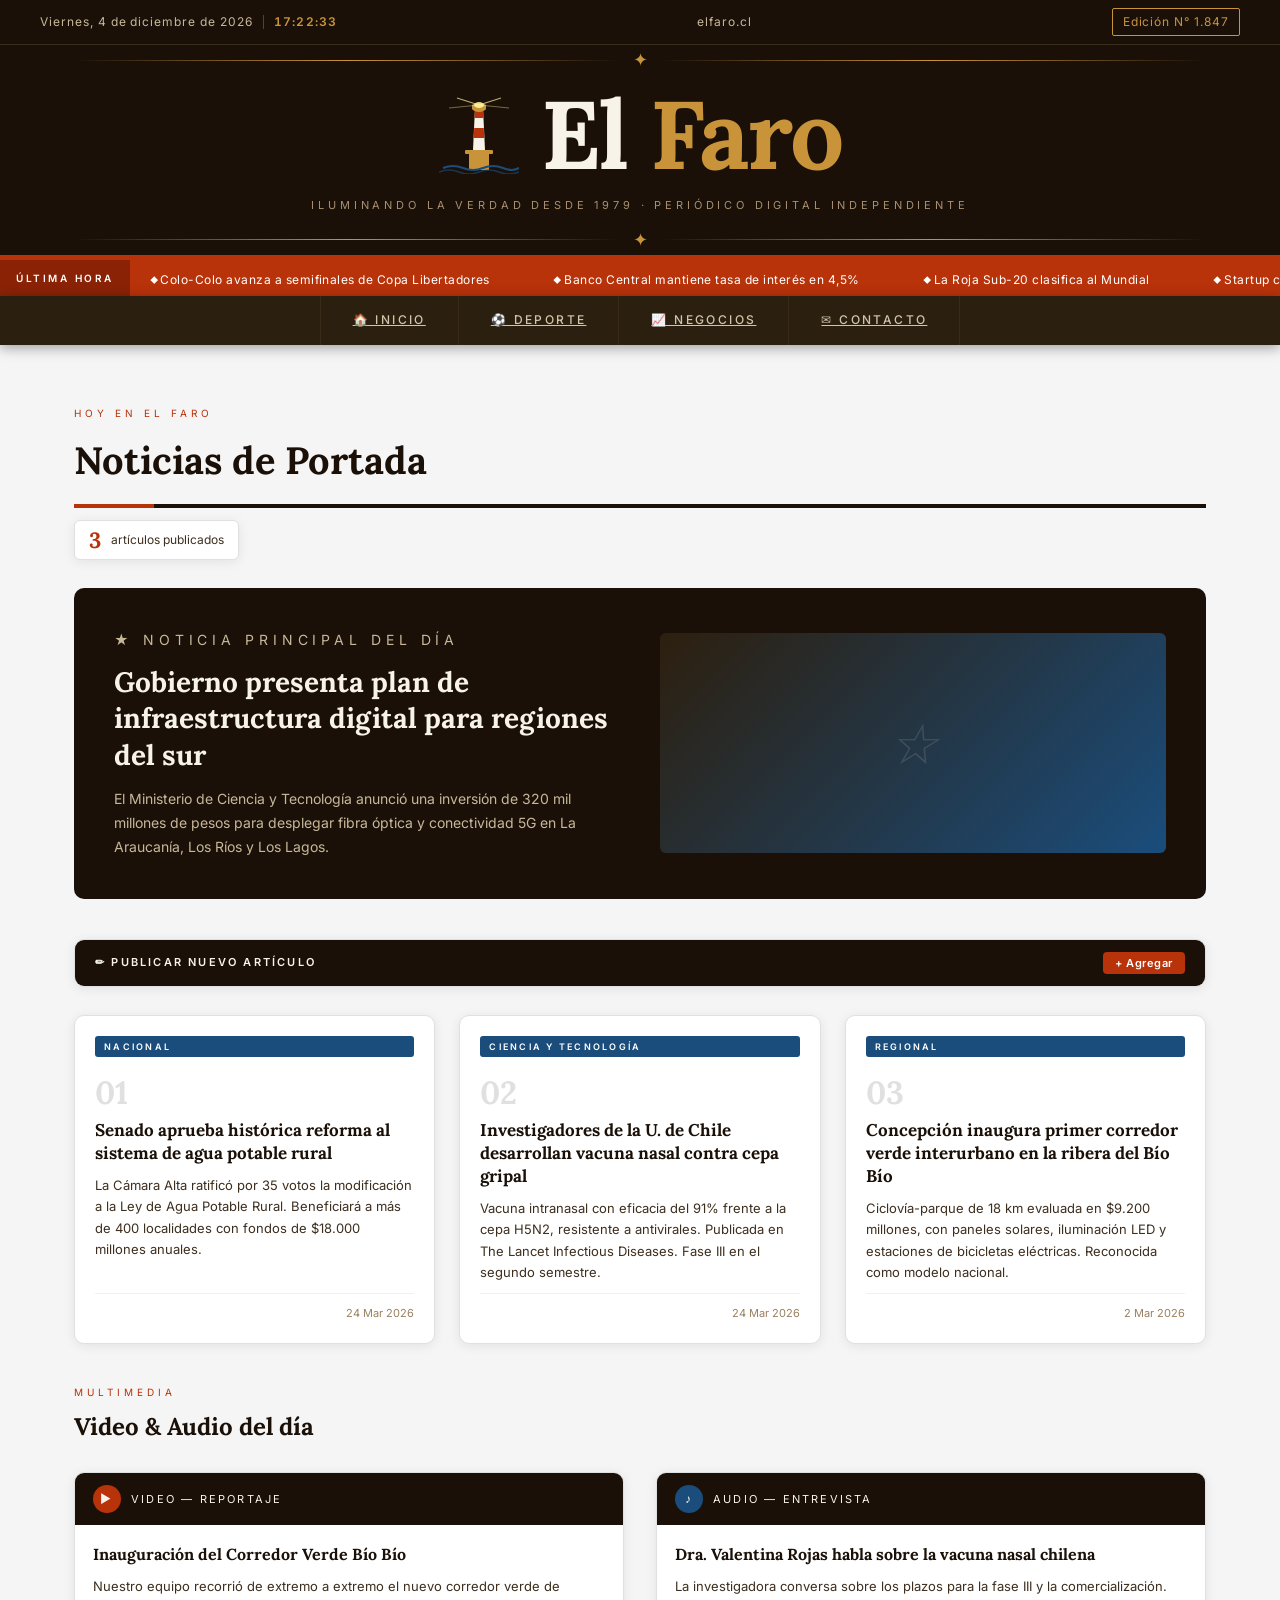
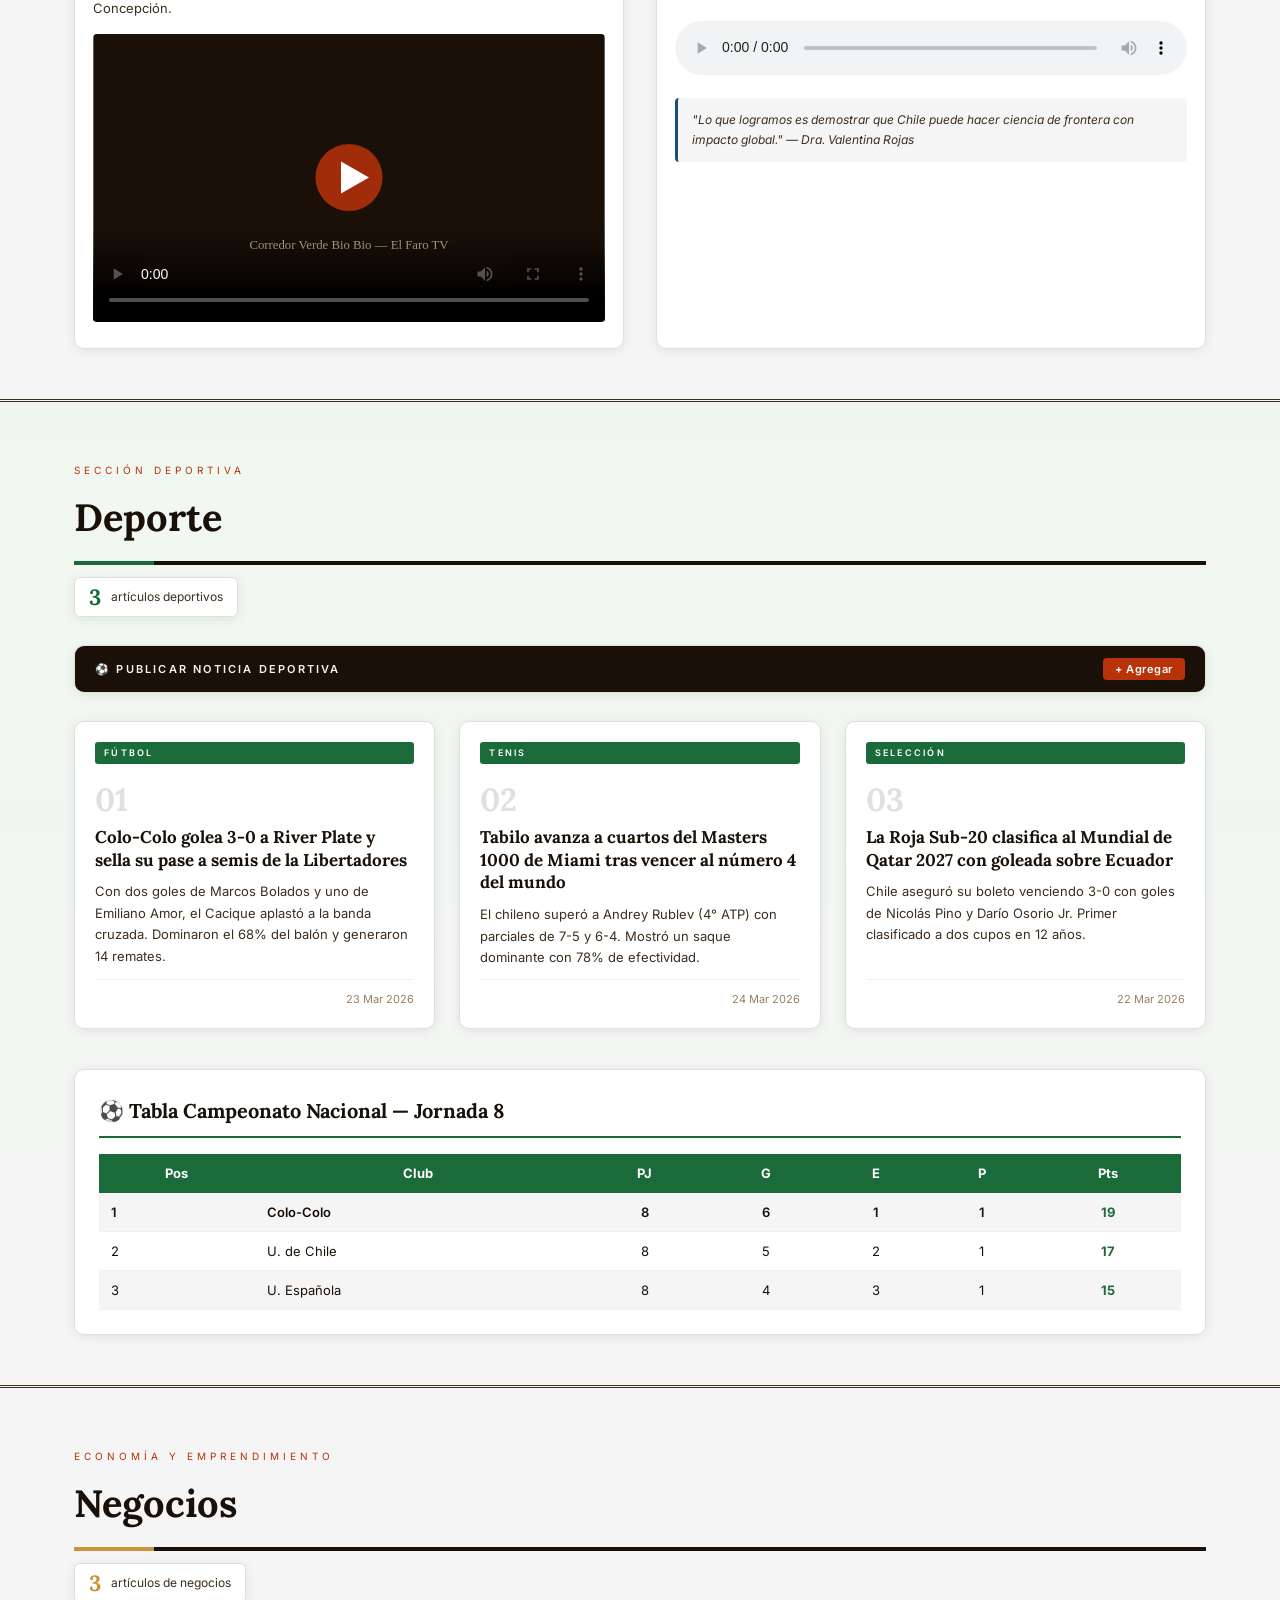
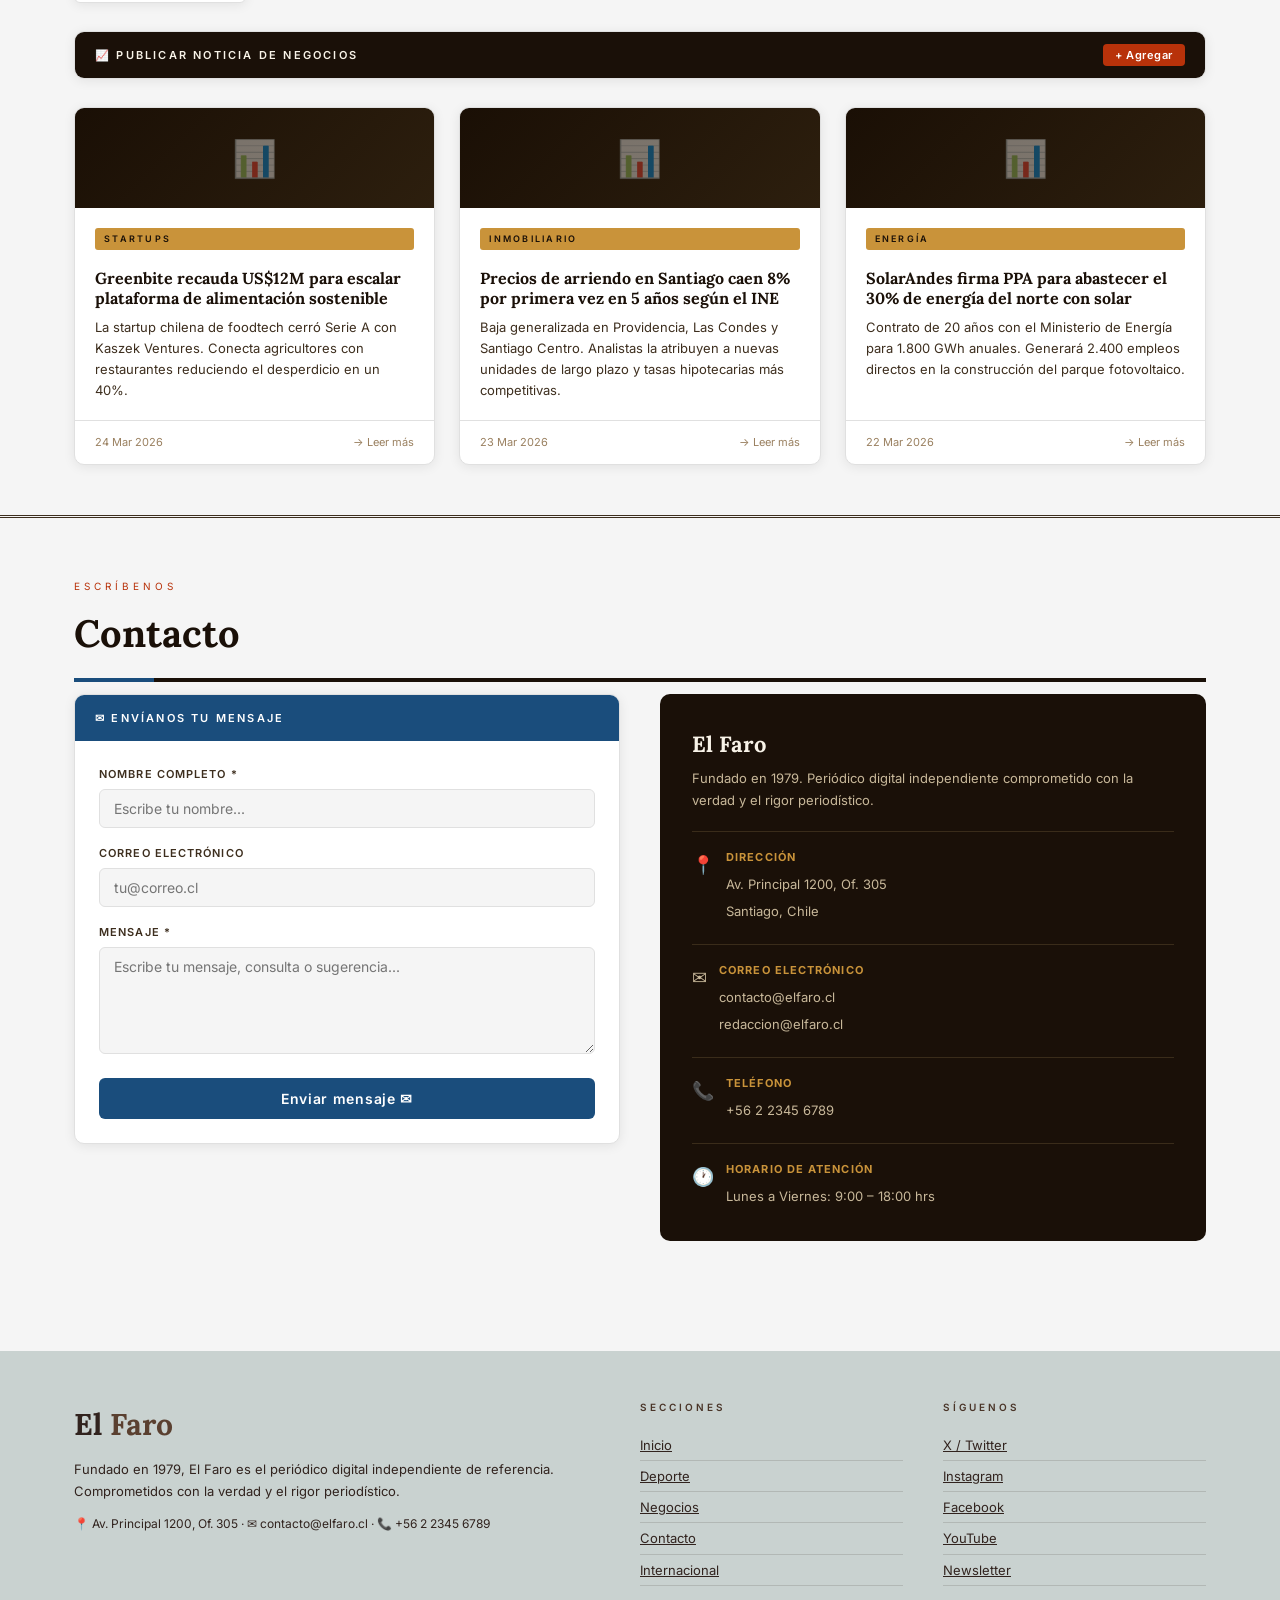
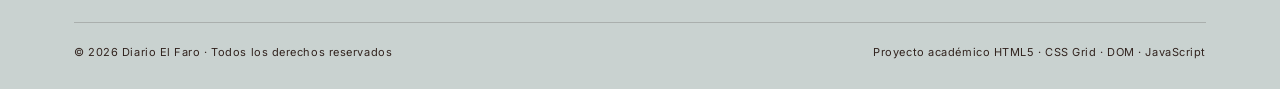
<file: APP_INTERNET/SEMANA04/index.html>
<!DOCTYPE html>
<html lang="es">
<head>
  <meta charset="UTF-8" />
  <meta name="viewport" content="width=device-width, initial-scale=1.0" />
  <title>El Faro — Periódico Digital</title>

  <!--
  ════════════════════════════════════════════════════════════
  TIPOGRAFÍA EXTERNA — GOOGLE FONTS
  Lora  → títulos y encabezados (serif editorial)
  Inter → cuerpo de texto, UI (sans-serif moderna)
  ════════════════════════════════════════════════════════════
  -->
  <link rel="preconnect" href="https://fonts.googleapis.com" />
  <link rel="preconnect" href="https://fonts.gstatic.com" crossorigin />
  <link href="https://fonts.googleapis.com/css2?family=Lora:ital,wght@0,400;0,600;0,700;1,400&family=Inter:wght@300;400;500;600&display=swap" rel="stylesheet" />

  <style>
    /* ════════════════════════════════════════════════════════
       VARIABLES GLOBALES — sistema de diseño centralizado.
       Un solo punto de edición para colores y fuentes.
    ════════════════════════════════════════════════════════ */
    :root {
      --ink:          #1a1008;   /* negro tinta — texto principal */
      --ink-soft:     #3d2e1e;   /* marrón suave — texto secundario */
      --accent:       #b8320a;   /* rojo ladrillo — acento principal */
      --accent-2:     #1a4d7c;   /* azul marino — acento secundario */
      --gold:         #c9933a;   /* dorado — detalles decorativos */
      --green:        #1b6b3a;   /* verde — sección deportes */
      --rule:         #2b1f10;   /* marrón oscuro — nav */
      --white:        #ffffff;

      /* Fondo general del sitio (gris claro) */
      --bg-site:      #f5f5f5;

      /* Colores del footer */
      --footer-bg:    #c9d2d0;
      --footer-text:  #31231e;

      /* Tipografías externas de Google Fonts */
      --ff-head:      'Lora', Georgia, serif;
      --ff-body:      'Inter', sans-serif;

      /* Radios y sombras de tarjetas */
      --radius-card:  10px;
      --shadow-card:  0 2px 12px rgba(0,0,0,0.08);
    }

    /* ════════════════════════════════════════════════════════
       RESET BASE — normaliza márgenes y box-model entre navegadores
    ════════════════════════════════════════════════════════ */
    *, *::before, *::after {
      box-sizing: border-box;
      margin: 0;
      padding: 0;
    }

    html { scroll-behavior: smooth; }

    /* Fondo gris del sitio — artículos mantienen fondo blanco */
    body {
      background-color: var(--bg-site);
      color: var(--ink);
      font-family: var(--ff-body);
      font-size: 16px;
      line-height: 1.7;
    }

    /* ════════════════════════════════════════════════════════
       VÍNCULOS — subrayado por defecto, negrita sin subrayado en hover
    ════════════════════════════════════════════════════════ */
    a {
      text-decoration: underline;
      transition: font-weight 0.15s, text-decoration 0.15s;
    }
    a:hover {
      font-weight: 600;
      text-decoration: none;
    }

    /* ════════════════════════════════════════════════════════
       HEADER — portada principal del periódico
    ════════════════════════════════════════════════════════ */
    header {
      background: var(--ink);
      color: #f8f3e8;
      border-bottom: 5px solid var(--accent);
    }

    /* Barra superior: contiene la fecha/hora en vivo y edición */
    .header-top {
      display: flex;
      align-items: center;
      justify-content: space-between;
      padding: 8px 40px;
      font-family: var(--ff-body);
      font-size: 12px;
      letter-spacing: 0.08em;
      border-bottom: 1px solid #3a2c1a;
      color: #c8b89a;
    }

    /*
      NUEVA CARACTERÍSTICA 1 — FECHA Y HORA EN VIVO
      El reloj se actualiza cada segundo con JavaScript.
      El bloque .live-clock agrupa fecha + hora.
    */
    .live-clock {
      display: flex;
      align-items: center;
      gap: 10px;
    }

    /* Separador vertical entre fecha y hora */
    .live-clock-sep {
      width: 1px;
      height: 14px;
      background: #5a4030;
    }

    /* La hora (con segundos) tiene color dorado para resaltarla */
    .live-time {
      color: var(--gold);
      font-weight: 600;
      font-variant-numeric: tabular-nums; /* evita que el ancho cambie al actualizar */
      letter-spacing: 0.1em;
    }

    .header-edition {
      padding: 3px 10px;
      border: 1px solid var(--gold);
      color: var(--gold);
      border-radius: 2px;
    }

    /* Bloque central: logo + título + eslogan */
    .header-main {
      display: flex;
      flex-direction: column;
      align-items: center;
      padding: 30px 40px 24px;
      gap: 10px;
    }

    .logo-wrapper {
      display: flex;
      align-items: center;
      gap: 22px;
    }

    .logo-svg { width: 80px; height: 80px; flex-shrink: 0; }

    /* Título h1 responsivo con clamp() */
    .header-title {
      font-family: var(--ff-head);
      font-size: clamp(48px, 8vw, 96px);
      font-weight: 700;
      letter-spacing: -2px;
      color: #f8f3e8;
      line-height: 1;
    }
    .header-title span { color: var(--gold); }

    .header-tagline {
      font-family: var(--ff-body);
      font-size: 11px;
      letter-spacing: 0.35em;
      text-transform: uppercase;
      color: #a89070;
      margin-top: 4px;
    }

    /* Línea ornamental dorada */
    .ornament-rule {
      width: 100%;
      display: flex;
      align-items: center;
      gap: 12px;
      color: var(--gold);
      font-size: 18px;
    }
    .ornament-rule::before,
    .ornament-rule::after {
      content: '';
      flex: 1;
      height: 1px;
      background: linear-gradient(to right, transparent, var(--gold), transparent);
    }

    /* ════════════════════════════════════════════════════════
       TICKER — cinta animada de titulares con @keyframes
    ════════════════════════════════════════════════════════ */
    .ticker {
      background: var(--accent);
      color: white;
      display: flex;
      align-items: center;
      overflow: hidden;
      height: 36px;
    }
    .ticker-label {
      background: #8a2206;
      padding: 0 16px;
      font-family: var(--ff-body);
      font-size: 10px;
      letter-spacing: 0.25em;
      text-transform: uppercase;
      height: 100%;
      display: flex;
      align-items: center;
      white-space: nowrap;
      font-weight: 600;
    }
    .ticker-track { flex: 1; overflow: hidden; padding: 0 20px; }
    .ticker-inner {
      display: inline-block;
      white-space: nowrap;
      animation: ticker-scroll 28s linear infinite;
      font-family: var(--ff-body);
      font-size: 12px;
      letter-spacing: 0.04em;
    }
    .ticker-inner span { margin-right: 60px; }
    .ticker-inner span::before { content: '◆ '; font-size: 8px; vertical-align: middle; }

    @keyframes ticker-scroll {
      0%   { transform: translateX(100%);  }
      100% { transform: translateX(-100%); }
    }

    /* ════════════════════════════════════════════════════════
       NAVEGACIÓN — sticky, con ítem activo mediante JS
    ════════════════════════════════════════════════════════ */
    nav {
      background: var(--rule);
      position: sticky;
      top: 0;
      z-index: 100;
      box-shadow: 0 3px 12px rgba(0,0,0,0.35);
    }
    nav ul { display: flex; list-style: none; justify-content: center; }
    nav ul li a {
      display: block;
      padding: 14px 32px;
      font-family: var(--ff-body);
      font-size: 12px;
      font-weight: 500;
      letter-spacing: 0.2em;
      text-transform: uppercase;
      color: #d4c5a9;
      text-decoration: underline;
      border-right: 1px solid #3a2a18;
      transition: background 0.2s, color 0.2s, font-weight 0.1s;
    }
    nav ul li:first-child a { border-left: 1px solid #3a2a18; }
    nav ul li a:hover, nav ul li a.active {
      background: var(--accent);
      color: #ffffff;
      font-weight: 600;
      text-decoration: none;
    }

    /* ════════════════════════════════════════════════════════
       CONTENEDOR CENTRAL — centra y limita el ancho máximo
    ════════════════════════════════════════════════════════ */
    .container { max-width: 1180px; margin: 0 auto; padding: 0 24px; }
    section { padding: 60px 0 50px; }
    section + section { border-top: 3px double var(--ink-soft); }

    /* ════════════════════════════════════════════════════════
       ENCABEZADOS DE SECCIÓN — etiqueta + título
    ════════════════════════════════════════════════════════ */
    .section-label {
      font-family: var(--ff-body);
      font-size: 10px;
      letter-spacing: 0.4em;
      text-transform: uppercase;
      color: var(--accent);
      margin-bottom: 6px;
    }
    .section-title {
      font-family: var(--ff-head);
      font-size: 38px;
      font-weight: 700;
      color: var(--ink);
      border-bottom: 4px solid var(--ink);
      padding-bottom: 12px;
      margin-bottom: 12px;
      position: relative;
    }
    .section-title::after {
      content: '';
      position: absolute;
      bottom: -4px; left: 0;
      width: 80px; height: 4px;
      background: var(--accent);
    }
    #deporte  .section-title::after { background: var(--green); }
    #negocios .section-title::after { background: var(--gold); }

    /* ════════════════════════════════════════════════════════
       NUEVA CARACTERÍSTICA 4 — CONTADOR DE ARTÍCULOS
       Barra visible debajo del título de cada sección.
       Se actualiza automáticamente al agregar artículos.
    ════════════════════════════════════════════════════════ */
    .article-counter {
      display: flex;
      align-items: center;
      gap: 10px;
      margin-bottom: 28px;
      padding: 8px 14px;
      background: var(--white);
      border: 1px solid #e0e0e0;
      border-radius: 6px;
      width: fit-content;
      box-shadow: var(--shadow-card);
    }
    /* Número grande dentro del contador */
    .article-counter-num {
      font-family: var(--ff-head);
      font-size: 22px;
      font-weight: 700;
      color: var(--accent);
      line-height: 1;
    }
    .article-counter-label {
      font-family: var(--ff-body);
      font-size: 12px;
      color: var(--ink-soft);
    }
    /* Variantes de color por sección */
    #deporte  .article-counter-num { color: var(--green); }
    #negocios .article-counter-num { color: var(--gold);  }

    /* ════════════════════════════════════════════════════════
       BADGES DE CATEGORÍA
    ════════════════════════════════════════════════════════ */
    .news-category {
      display: inline-block;
      font-family: var(--ff-body);
      font-size: 9px;
      letter-spacing: 0.25em;
      text-transform: uppercase;
      padding: 3px 9px;
      border-radius: 3px;
      font-weight: 600;
      margin-bottom: 10px;
    }
    .cat-general  { background: var(--accent-2); color: #fff; }
    .cat-deporte  { background: var(--green);    color: #fff; }
    .cat-negocios { background: var(--gold);     color: var(--ink); }
    .cat-nuevo    { background: #6d2e46;          color: #fff; } /* badge para artículos nuevos */

    /* ════════════════════════════════════════════════════════
       HERO BANNER — noticia destacada (CSS Grid 2 columnas)
    ════════════════════════════════════════════════════════ */
    .hero-banner {
      background: var(--ink);
      color: #f8f3e8;
      padding: 40px;
      margin-bottom: 40px;
      border-radius: var(--radius-card);
      display: grid;
      grid-template-columns: 1fr 1fr;
      gap: 40px;
      align-items: center;
    }
    .hero-banner-label {
      font-family: var(--ff-body);
      font-size: 10px;
      letter-spacing: 0.35em;
      text-transform: uppercase;
      color: var(--accent);
      margin-bottom: 12px;
    }
    .hero-banner h2 { font-family: var(--ff-head); font-size: 28px; font-weight: 700; line-height: 1.3; margin-bottom: 14px; }
    .hero-banner p  { font-size: 14px; line-height: 1.7; color: #c8b89a; }
    .hero-img-placeholder {
      height: 220px;
      background: linear-gradient(135deg, #2d1f0e, #1a4d7c);
      border-radius: 6px;
      display: flex;
      align-items: center;
      justify-content: center;
      font-family: var(--ff-head);
      font-size: 56px;
      font-style: italic;
      color: rgba(255,255,255,0.12);
    }

    /* ════════════════════════════════════════════════════════
       NUEVA CARACTERÍSTICA 2 — FORMULARIO DE NUEVO ARTÍCULO
       Tarjeta con fondo blanco, coherente con el sistema visual.
       Aparece antes de la grilla en cada sección.
    ════════════════════════════════════════════════════════ */
    .add-article-form {
      background: var(--white);
      border: 1px solid #e0e0e0;
      border-radius: var(--radius-card);
      box-shadow: var(--shadow-card);
      margin-bottom: 28px;
      overflow: hidden;
    }

    /* Cabecera del formulario con color de acento */
    .add-article-form-header {
      background: var(--ink);
      color: #f8f3e8;
      padding: 12px 20px;
      display: flex;
      align-items: center;
      justify-content: space-between;
      gap: 10px;
    }
    .add-article-form-header span {
      font-family: var(--ff-body);
      font-size: 11px;
      letter-spacing: 0.2em;
      text-transform: uppercase;
      font-weight: 600;
    }

    /* Botón para expandir/colapsar el formulario */
    .toggle-form-btn {
      background: var(--accent);
      color: white;
      border: none;
      padding: 4px 12px;
      border-radius: 4px;
      font-family: var(--ff-body);
      font-size: 11px;
      font-weight: 600;
      cursor: pointer;
      letter-spacing: 0.05em;
      transition: background 0.2s;
    }
    .toggle-form-btn:hover { background: #922808; }

    /* Cuerpo del formulario — puede estar visible u oculto */
    .add-article-form-body {
      padding: 20px;
      display: none; /* oculto por defecto, se abre con JS */
      flex-direction: column;
      gap: 14px;
    }
    .add-article-form-body.open { display: flex; }

    /* Grupos de campo: etiqueta + input */
    .form-group {
      display: flex;
      flex-direction: column;
      gap: 5px;
    }
    .form-group label {
      font-family: var(--ff-body);
      font-size: 11px;
      font-weight: 600;
      letter-spacing: 0.1em;
      text-transform: uppercase;
      color: var(--ink-soft);
    }

    /* Inputs y textareas comparten el mismo estilo visual */
    .form-group input,
    .form-group textarea,
    .contact-form input,
    .contact-form textarea {
      width: 100%;
      padding: 10px 14px;
      border: 1.5px solid #e0e0e0;
      border-radius: 6px;
      font-family: var(--ff-body);
      font-size: 14px;
      color: var(--ink);
      background: var(--bg-site);
      transition: border-color 0.2s, box-shadow 0.2s;
      resize: vertical;
    }
    /* Focus: resalta con color de acento */
    .form-group input:focus,
    .form-group textarea:focus,
    .contact-form input:focus,
    .contact-form textarea:focus {
      outline: none;
      border-color: var(--accent);
      box-shadow: 0 0 0 3px rgba(184,50,10,0.12);
    }

    /* Botón de envío del formulario de artículo */
    .submit-article-btn {
      align-self: flex-start;
      padding: 10px 24px;
      background: var(--accent);
      color: white;
      border: none;
      border-radius: 6px;
      font-family: var(--ff-body);
      font-size: 13px;
      font-weight: 600;
      cursor: pointer;
      letter-spacing: 0.05em;
      transition: background 0.2s, transform 0.15s;
    }
    .submit-article-btn:hover {
      background: #922808;
      transform: translateY(-1px);
    }

    /* Variantes de color de botón por sección */
    #deporte  .submit-article-btn { background: var(--green); }
    #deporte  .submit-article-btn:hover { background: #145228; }
    #negocios .submit-article-btn { background: #8a6020; }
    #negocios .submit-article-btn:hover { background: #6a4a18; }

    /* ════════════════════════════════════════════════════════
       GRILLA DE ARTÍCULOS — CSS Grid responsive
       Desktop: 3 col | Tablet: 2 col | Móvil: 1 col
    ════════════════════════════════════════════════════════ */
    .news-grid {
      display: grid;
      grid-template-columns: repeat(3, 1fr);
      gap: 24px;
      margin-bottom: 40px;
    }

    /* Artículo individual — fondo blanco */
    .news-card {
      background: var(--white);
      border-radius: var(--radius-card);
      border: 1px solid #e0e0e0;
      padding: 20px;
      display: flex;
      flex-direction: column;
      gap: 10px;
      box-shadow: var(--shadow-card);
      cursor: pointer;
      transition: background 0.25s ease, color 0.25s ease,
                  transform  0.2s  ease, box-shadow 0.2s ease;
    }

    /* Hover: fondo negro + texto blanco */
    .news-card:hover {
      background: #000000;
      color: #ffffff;
      transform: translateY(-4px);
      box-shadow: 0 8px 24px rgba(0,0,0,0.25);
    }
    .news-card:hover .news-title-cell,
    .news-card:hover .news-text,
    .news-card:hover .card-date { color: #ffffff; }
    .news-card:hover .news-category { opacity: 0.9; }
    .news-card:hover .card-num      { color: rgba(255,255,255,0.3); }

    /* Número grande decorativo */
    .card-num {
      font-family: var(--ff-head);
      font-size: 32px;
      font-weight: 700;
      color: #e0e0e0;
      line-height: 1;
    }

    .news-title-cell {
      font-family: var(--ff-head);
      font-size: 17px;
      font-weight: 700;
      line-height: 1.35;
      color: var(--ink);
      transition: color 0.25s;
    }
    .news-text {
      font-size: 13px;
      line-height: 1.65;
      color: var(--ink-soft);
      flex: 1;
      transition: color 0.25s;
    }
    .card-date {
      font-family: var(--ff-body);
      font-size: 11px;
      color: #9a8060;
      text-align: right;
      margin-top: auto;
      padding-top: 10px;
      border-top: 1px solid #f0f0f0;
      transition: color 0.25s, border-color 0.25s;
    }
    .news-card:hover .card-date { border-top-color: rgba(255,255,255,0.2); }

    /* ════════════════════════════════════════════════════════
       MULTIMEDIA — video y audio en grilla de 2 columnas
    ════════════════════════════════════════════════════════ */
    .media-grid {
      display: grid;
      grid-template-columns: 1fr 1fr;
      gap: 32px;
      margin-top: 20px;
    }
    .media-card {
      background: var(--white);
      border: 1px solid #e0e0e0;
      border-radius: var(--radius-card);
      overflow: hidden;
      box-shadow: var(--shadow-card);
    }
    .media-card-header {
      background: var(--ink);
      color: #f8f3e8;
      padding: 12px 18px;
      display: flex;
      align-items: center;
      gap: 10px;
      font-family: var(--ff-body);
      font-size: 11px;
      letter-spacing: 0.2em;
      text-transform: uppercase;
    }
    .media-card-header .icon {
      width: 28px; height: 28px;
      background: var(--accent);
      border-radius: 50%;
      display: flex; align-items: center; justify-content: center;
      font-size: 12px;
    }
    .media-card-body { padding: 18px; }
    .media-card-body h3 { font-family: var(--ff-head); font-size: 16px; margin-bottom: 10px; color: var(--ink); line-height: 1.4; }
    .media-card-body p  { font-size: 13px; color: var(--ink-soft); margin-bottom: 14px; }
    video, audio { width: 100%; border-radius: 4px; accent-color: var(--accent); }
    .quote-box {
      margin-top: 14px;
      padding: 12px 14px;
      background: #f5f5f5;
      border-radius: 4px;
      border-left: 3px solid var(--accent-2);
      font-size: 12px;
      color: var(--ink-soft);
      font-style: italic;
    }

    /* ════════════════════════════════════════════════════════
       SECCIÓN DEPORTE — fondo con degradado verde suave
    ════════════════════════════════════════════════════════ */
    #deporte { background: linear-gradient(180deg, #f0f7f0 0%, var(--bg-site) 100%); }

    /* ════════════════════════════════════════════════════════
       TABLA DE POSICIONES — elemento bonus en sección Deporte
    ════════════════════════════════════════════════════════ */
    .standings {
      background: var(--white);
      border: 1px solid #e0e0e0;
      border-radius: var(--radius-card);
      padding: 24px;
      box-shadow: var(--shadow-card);
      margin-top: 32px;
    }
    .standings h3 { font-family: var(--ff-head); font-size: 20px; margin-bottom: 16px; color: var(--ink); border-bottom: 2px solid var(--green); padding-bottom: 8px; }
    .standings table { width: 100%; border-collapse: collapse; font-size: 13px; font-family: var(--ff-body); }
    .standings thead tr { background: var(--green); color: white; }
    .standings th, .standings td { padding: 8px 12px; }
    .standings td { border-bottom: 1px solid #f0f0f0; }
    .standings tbody tr:nth-child(odd) { background: #f5f5f5; }
    .pts { color: var(--green); font-weight: 700; text-align: center; }

    /* ════════════════════════════════════════════════════════
       SECCIÓN NEGOCIOS — tarjetas biz-card con imagen SVG
    ════════════════════════════════════════════════════════ */
    .biz-cards {
      display: grid;
      grid-template-columns: repeat(3, 1fr);
      gap: 24px;
    }
    .biz-card {
      background: var(--white);
      border-radius: var(--radius-card);
      overflow: hidden;
      box-shadow: var(--shadow-card);
      border: 1px solid #e0e0e0;
      display: flex;
      flex-direction: column;
      transition: background 0.25s, color 0.25s, transform 0.2s, box-shadow 0.2s;
      cursor: pointer;
    }
    .biz-card:hover {
      background: #000000;
      color: #ffffff;
      transform: translateY(-4px);
      box-shadow: 0 8px 24px rgba(0,0,0,0.25);
    }
    .biz-card:hover .biz-card-body h3,
    .biz-card:hover .biz-card-body p   { color: #ffffff; }
    .biz-card:hover .biz-card-footer   { color: rgba(255,255,255,0.6); border-top-color: rgba(255,255,255,0.15); }
    .biz-card-img { height: 160px; overflow: hidden; }
    .biz-card-img svg { width: 100%; height: 100%; }
    .biz-card-body { padding: 20px; flex: 1; display: flex; flex-direction: column; gap: 8px; }
    .biz-card-body h3 { font-family: var(--ff-head); font-size: 16px; font-weight: 700; line-height: 1.3; color: var(--ink); transition: color 0.25s; }
    .biz-card-body p  { font-size: 13px; color: var(--ink-soft); line-height: 1.6; flex: 1; transition: color 0.25s; }
    .biz-card-footer  { padding: 12px 20px; border-top: 1px solid #e0e0e0; font-family: var(--ff-body); font-size: 11px; color: #9a8060; display: flex; justify-content: space-between; transition: color 0.25s, border-color 0.25s; }

    /* ════════════════════════════════════════════════════════
       NUEVA CARACTERÍSTICA 3 — FORMULARIO DE CONTACTO
       Sección independiente con estilos coherentes.
       Fondo blanco sobre el gris del sitio.
    ════════════════════════════════════════════════════════ */
    #contacto {
      background: var(--bg-site);
    }
    #contacto .section-title::after { background: var(--accent-2); }

    /* Contenedor del formulario de contacto */
    .contact-wrapper {
      display: grid;
      grid-template-columns: 1fr 1fr;
      gap: 40px;
      align-items: start;
    }

    /* Tarjeta del formulario — fondo blanco */
    .contact-form-card {
      background: var(--white);
      border: 1px solid #e0e0e0;
      border-radius: var(--radius-card);
      box-shadow: var(--shadow-card);
      overflow: hidden;
    }
    .contact-form-header {
      background: var(--accent-2);
      color: white;
      padding: 14px 20px;
      font-family: var(--ff-body);
      font-size: 11px;
      font-weight: 600;
      letter-spacing: 0.2em;
      text-transform: uppercase;
    }

    /* Formulario de contacto */
    .contact-form {
      padding: 24px;
      display: flex;
      flex-direction: column;
      gap: 16px;
    }
    .contact-form label {
      display: block;
      font-family: var(--ff-body);
      font-size: 11px;
      font-weight: 600;
      letter-spacing: 0.1em;
      text-transform: uppercase;
      color: var(--ink-soft);
      margin-bottom: 5px;
    }
    .contact-form input:focus,
    .contact-form textarea:focus {
      border-color: var(--accent-2);
      box-shadow: 0 0 0 3px rgba(26,77,124,0.12);
    }

    /* Botón de envío del formulario de contacto */
    .contact-submit-btn {
      width: 100%;
      padding: 12px;
      background: var(--accent-2);
      color: white;
      border: none;
      border-radius: 6px;
      font-family: var(--ff-body);
      font-size: 14px;
      font-weight: 600;
      cursor: pointer;
      letter-spacing: 0.05em;
      transition: background 0.2s, transform 0.15s;
    }
    .contact-submit-btn:hover {
      background: #123a5f;
      transform: translateY(-1px);
    }

    /* Mensaje de confirmación tras enviar */
    .contact-success {
      display: none;
      padding: 14px;
      background: #e8f5e9;
      border: 1px solid #a5d6a7;
      border-radius: 6px;
      color: #2e7d32;
      font-size: 13px;
      font-weight: 500;
      text-align: center;
    }
    .contact-success.visible { display: block; }

    /* Panel de información de contacto */
    .contact-info {
      background: var(--ink);
      color: #c8b89a;
      border-radius: var(--radius-card);
      padding: 32px;
      display: flex;
      flex-direction: column;
      gap: 20px;
    }
    .contact-info h3 {
      font-family: var(--ff-head);
      font-size: 22px;
      color: #f8f3e8;
      margin-bottom: 4px;
    }
    .contact-info p { font-size: 13px; line-height: 1.7; }
    .contact-info-item {
      display: flex;
      align-items: flex-start;
      gap: 12px;
      padding-top: 16px;
      border-top: 1px solid #3a2c1a;
    }
    .contact-info-icon {
      font-size: 18px;
      flex-shrink: 0;
      margin-top: 2px;
    }
    .contact-info-item strong {
      display: block;
      color: var(--gold);
      font-size: 11px;
      letter-spacing: 0.1em;
      text-transform: uppercase;
      margin-bottom: 3px;
    }
    .contact-info-item span { font-size: 13px; }

    /* ════════════════════════════════════════════════════════
       FOOTER — fondo #c9d2d0, texto #31231e, Grid 3 columnas
    ════════════════════════════════════════════════════════ */
    footer {
      background: var(--footer-bg);
      color: var(--footer-text);
      padding: 48px 0 28px;
      margin-top: 60px;
    }
    .footer-inner {
      display: grid;
      grid-template-columns: 2fr 1fr 1fr;
      gap: 40px;
      margin-bottom: 36px;
    }
    .footer-brand .brand-name { font-family: var(--ff-head); font-size: 30px; font-weight: 700; color: var(--footer-text); margin-bottom: 8px; }
    .footer-brand .brand-name span { color: #5a4030; }
    .footer-brand p { font-size: 13px; line-height: 1.7; color: var(--footer-text); }
    .footer-col h4 { font-family: var(--ff-body); font-size: 10px; letter-spacing: 0.3em; text-transform: uppercase; color: #4a3528; margin-bottom: 14px; font-weight: 600; }
    .footer-col ul { list-style: none; }
    .footer-col ul li { font-size: 13px; padding: 4px 0; border-bottom: 1px solid rgba(49,35,30,0.15); }
    .footer-col ul li a { color: var(--footer-text); text-decoration: underline; }
    .footer-col ul li a:hover { color: #000; font-weight: 600; text-decoration: none; }
    .footer-bottom { border-top: 1px solid rgba(49,35,30,0.2); padding-top: 20px; display: flex; justify-content: space-between; font-family: var(--ff-body); font-size: 11px; color: var(--footer-text); letter-spacing: 0.05em; }

    /* ════════════════════════════════════════════════════════
       RESPONSIVE — media queries para tablet y móvil
       Desktop ≥ 900px : 3 columnas
       Tablet  ≤ 900px : 2 columnas
       Móvil   ≤ 600px : 1 columna
    ════════════════════════════════════════════════════════ */
    @media (max-width: 900px) {
      .news-grid, .biz-cards { grid-template-columns: repeat(2, 1fr); }
      .hero-banner, .contact-wrapper { grid-template-columns: 1fr; }
      .hero-img-placeholder { height: 140px; }
      .footer-inner { grid-template-columns: 1fr 1fr; }
      .footer-brand { grid-column: 1 / -1; }
      .media-grid { grid-template-columns: 1fr; gap: 20px; }
      .header-title { font-size: clamp(36px, 10vw, 72px); }
    }

    @media (max-width: 600px) {
      /* Una sola columna en móvil */
      .news-grid, .biz-cards { grid-template-columns: 1fr; }
      .footer-inner { grid-template-columns: 1fr; }
      .header-top { flex-direction: column; gap: 4px; padding: 8px 16px; text-align: center; }
      .live-clock { justify-content: center; }
      .header-main { padding: 20px 16px 16px; }
      .container { padding: 0 16px; }
      section { padding: 40px 0 30px; }
      .footer-bottom { flex-direction: column; gap: 8px; text-align: center; }
      nav ul li a { padding: 12px 16px; font-size: 10px; letter-spacing: 0.1em; }
      .header-title { font-size: clamp(32px, 12vw, 56px); }
      .article-counter { width: 100%; justify-content: center; }
    }
  </style>
</head>
<body>

<!-- ══════════════════════════════════════════════
     PORTADA / HEADER
     Contiene: barra con reloj en vivo, logo SVG, h1
══════════════════════════════════════════════ -->
<header>

  <!--
    NUEVA CARACTERÍSTICA 1 — FECHA Y HORA EN VIVO
    El <span id="live-date"> y <span id="live-time">
    son actualizados cada segundo por la función
    updateClock() definida en el bloque <script>.
  -->
  <div class="header-top">
    <!-- Contenedor del reloj: fecha + separador + hora con segundos -->
    <div class="live-clock">
      <span id="live-date">cargando fecha...</span>
      <div class="live-clock-sep"></div>
      <span class="live-time" id="live-time">00:00:00</span>
    </div>
    <span>elfaro.cl</span>
    <span class="header-edition">Edición N° 1.847</span>
  </div>

  <!-- Bloque central: ornamento + logo + título + eslogan -->
  <div class="header-main container">
    <div class="ornament-rule">✦</div>
    <div class="logo-wrapper">
      <!-- Logo creado 100% con primitivas SVG inline -->
      <svg class="logo-svg" viewBox="0 0 80 80" xmlns="http://www.w3.org/2000/svg"
           role="img" aria-label="Logotipo El Faro">
        <!-- Base -->
        <rect x="30" y="58" width="20" height="18" fill="#c9933a"/>
        <rect x="26" y="56" width="28" height="4" rx="1" fill="#c9933a"/>
        <!-- Torre -->
        <polygon points="36,14 44,14 46,56 34,56" fill="#f8f3e8"/>
        <polygon points="36,14 44,14 44.5,24 35.5,24" fill="#b8320a"/>
        <polygon points="35.2,34 44.8,34 45.3,44 34.7,44" fill="#b8320a"/>
        <!-- Cúpula y luz -->
        <ellipse cx="40" cy="14" rx="7" ry="4" fill="#c9933a"/>
        <rect x="33" y="10" width="14" height="6" rx="2" fill="#c9933a"/>
        <ellipse cx="40" cy="11" rx="5" ry="3" fill="#fff3a0" opacity="0.9"/>
        <!-- Rayos -->
        <line x1="40" y1="11" x2="18" y2="4"  stroke="#fff3a0" stroke-width="1.2" opacity="0.7"/>
        <line x1="40" y1="11" x2="62" y2="4"  stroke="#fff3a0" stroke-width="1.2" opacity="0.7"/>
        <line x1="40" y1="11" x2="10" y2="14" stroke="#fff3a0" stroke-width="0.8" opacity="0.5"/>
        <line x1="40" y1="11" x2="70" y2="14" stroke="#fff3a0" stroke-width="0.8" opacity="0.5"/>
        <!-- Olas -->
        <path d="M4,74 Q14,70 24,74 Q34,78 44,74 Q54,70 64,74 Q74,78 80,74" fill="none" stroke="#1a4d7c" stroke-width="2.2"/>
        <path d="M0,78 Q10,74 20,78 Q30,82 40,78 Q50,74 60,78 Q70,82 80,78" fill="none" stroke="#1a4d7c" stroke-width="1.5" opacity="0.6"/>
      </svg>
      <h1 class="header-title">El <span>Faro</span></h1>
    </div>
    <p class="header-tagline">Iluminando la verdad desde 1979 · Periódico Digital Independiente</p>
    <div class="ornament-rule">✦</div>
  </div>
</header>

<!-- Cinta de titulares animada -->
<div class="ticker" role="marquee" aria-label="Titulares de última hora">
  <div class="ticker-label">Última hora</div>
  <div class="ticker-track">
    <div class="ticker-inner">
      <span>Colo-Colo avanza a semifinales de Copa Libertadores</span>
      <span>Banco Central mantiene tasa de interés en 4,5%</span>
      <span>La Roja Sub-20 clasifica al Mundial</span>
      <span>Startup chilena Greenbite levanta US$12M en Serie A</span>
      <span>Municipio anuncia renovación de infraestructura vial</span>
    </div>
  </div>
</div>

<!-- Navegación principal sticky -->
<nav role="navigation" aria-label="Menú principal">
  <ul>
    <li><a href="#inicio"   class="active">🏠 Inicio</a></li>
    <li><a href="#deporte">⚽ Deporte</a></li>
    <li><a href="#negocios">📈 Negocios</a></li>
    <li><a href="#contacto">✉ Contacto</a></li>
  </ul>
</nav>


<!-- ══════════════════════════════════════════════
     SECCIÓN INICIO — Noticias generales
     Incluye: héroe, contador, formulario y grilla dinámica.
══════════════════════════════════════════════ -->
<section id="inicio">
  <div class="container">

    <p class="section-label">Hoy en El Faro</p>
    <h2 class="section-title">Noticias de Portada</h2>

    <!--
      NUEVA CARACTERÍSTICA 4 — CONTADOR DE ARTÍCULOS
      El span #count-inicio se actualiza automáticamente
      cada vez que se agrega un artículo en esta sección.
    -->
    <div class="article-counter" aria-live="polite">
      <span class="article-counter-num" id="count-inicio">3</span>
      <span class="article-counter-label">artículos publicados</span>
    </div>

    <!-- Hero destacado -->
    <div class="hero-banner" role="article">
      <div>
        <p class="hero-banner-label">★ Noticia principal del día</p>
        <h2>Gobierno presenta plan de infraestructura digital para regiones del sur</h2>
        <p>El Ministerio de Ciencia y Tecnología anunció una inversión de 320 mil millones de pesos para desplegar fibra óptica y conectividad 5G en La Araucanía, Los Ríos y Los Lagos.</p>
      </div>
      <div class="hero-img-placeholder" aria-hidden="true">☆</div>
    </div>

    <!--
      NUEVA CARACTERÍSTICA 2 — FORMULARIO PARA NUEVO ARTÍCULO (INICIO)
      Campos: título + descripción + botón enviar.
      El botón "Agregar artículo" abre/cierra el formulario.
      Al enviar, JS crea una nueva tarjeta en #grid-inicio.
    -->
    <div class="add-article-form" id="form-inicio">
      <div class="add-article-form-header">
        <span>✏ Publicar nuevo artículo</span>
        <button class="toggle-form-btn" onclick="toggleForm('body-inicio', this)">+ Agregar</button>
      </div>
      <div class="add-article-form-body" id="body-inicio">
        <!-- Campo de categoría/badge -->
        <div class="form-group">
          <label for="cat-inicio">Categoría</label>
          <input type="text" id="cat-inicio" placeholder="Ej: Nacional, Tecnología, Regional..." maxlength="30">
        </div>
        <!-- Campo de título del artículo -->
        <div class="form-group">
          <label for="titulo-inicio">Título del artículo <span style="color:var(--accent)">*</span></label>
          <input type="text" id="titulo-inicio" placeholder="Escriba el título del artículo..." maxlength="120" required>
        </div>
        <!-- Campo de descripción/texto del artículo -->
        <div class="form-group">
          <label for="texto-inicio">Descripción <span style="color:var(--accent)">*</span></label>
          <textarea id="texto-inicio" rows="3" placeholder="Escriba el contenido del artículo..." required></textarea>
        </div>
        <!-- Botón de envío: llama a addArticle() con el id de la grilla y los contadores -->
        <button class="submit-article-btn"
                onclick="addArticle('grid-inicio','cat-inicio','titulo-inicio','texto-inicio','count-inicio','cat-general')">
          Publicar artículo
        </button>
      </div>
    </div>

    <!-- Grilla de artículos (cargada dinámicamente por JS desde el array DATA) -->
    <div class="news-grid" id="grid-inicio" aria-label="Noticias de portada"></div>

    <!-- Multimedia -->
    <p class="section-label">Multimedia</p>
    <h3 style="font-family:var(--ff-head);font-size:24px;margin-bottom:24px;color:var(--ink);">Video &amp; Audio del día</h3>
    <div class="media-grid">
      <div class="media-card">
        <div class="media-card-header">
          <div class="icon">▶</div>
          <span>Video — Reportaje</span>
        </div>
        <div class="media-card-body">
          <h3>Inauguración del Corredor Verde Bío Bío</h3>
          <p>Nuestro equipo recorrió de extremo a extremo el nuevo corredor verde de Concepción.</p>
          <video controls preload="metadata"
            poster="data:image/svg+xml,%3Csvg xmlns='http://www.w3.org/2000/svg' viewBox='0 0 640 360'%3E%3Crect width='640' height='360' fill='%231a1008'/%3E%3Ccircle cx='320' cy='180' r='42' fill='%23b8320a' opacity='.85'/%3E%3Cpolygon points='310,160 310,200 345,180' fill='white'/%3E%3Ctext x='320' y='270' text-anchor='middle' fill='%23c8b89a' font-family='serif' font-size='16'%3ECorredor Verde Bio Bio — El Faro TV%3C/text%3E%3C/svg%3E"
            aria-label="Video: Inauguración Corredor Verde Bío Bío">
            <source src="https://woolyss.com/f/vp9-vorbis-spring.webm" type="video/webm">
            <p>Tu navegador no soporta video. <a href="https://woolyss.com/f/vp9-vorbis-spring.webm">Descarga</a>.</p>
          </video>
        </div>
      </div>
      <div class="media-card">
        <div class="media-card-header">
          <div class="icon" style="background:var(--accent-2)">♪</div>
          <span>Audio — Entrevista</span>
        </div>
        <div class="media-card-body">
          <h3>Dra. Valentina Rojas habla sobre la vacuna nasal chilena</h3>
          <p>La investigadora conversa sobre los plazos para la fase III y la comercialización.</p>
          <audio controls preload="metadata"
            aria-label="Audio: Entrevista Dra. Valentina Rojas"
            style="width:100%;margin-top:10px;">
            <source src="https://woolyss.com/f/audio-sample.mp3" type="audio/mpeg">
            <p>Tu navegador no soporta audio. <a href="https://woolyss.com/f/audio-sample.mp3">Descarga</a>.</p>
          </audio>
          <div class="quote-box">"Lo que logramos es demostrar que Chile puede hacer ciencia de frontera con impacto global." — Dra. Valentina Rojas</div>
        </div>
      </div>
    </div>

  </div>
</section>


<!-- ══════════════════════════════════════════════
     SECCIÓN DEPORTE — fútbol, tenis, selección
══════════════════════════════════════════════ -->
<section id="deporte">
  <div class="container">

    <p class="section-label">Sección deportiva</p>
    <h2 class="section-title">Deporte</h2>

    <!-- NUEVA CARACTERÍSTICA 4 — Contador de artículos deportivos -->
    <div class="article-counter" aria-live="polite">
      <span class="article-counter-num" id="count-deporte">3</span>
      <span class="article-counter-label">artículos deportivos</span>
    </div>

    <!-- NUEVA CARACTERÍSTICA 2 — Formulario de artículo deportivo -->
    <div class="add-article-form" id="form-deporte">
      <div class="add-article-form-header">
        <span>⚽ Publicar noticia deportiva</span>
        <button class="toggle-form-btn" onclick="toggleForm('body-deporte', this)">+ Agregar</button>
      </div>
      <div class="add-article-form-body" id="body-deporte">
        <div class="form-group">
          <label for="cat-deporte">Categoría</label>
          <input type="text" id="cat-deporte" placeholder="Ej: Fútbol, Tenis, Selección..." maxlength="30">
        </div>
        <div class="form-group">
          <label for="titulo-deporte">Título del artículo <span style="color:var(--green)">*</span></label>
          <input type="text" id="titulo-deporte" placeholder="Escriba el título de la noticia deportiva..." maxlength="120" required>
        </div>
        <div class="form-group">
          <label for="texto-deporte">Descripción <span style="color:var(--green)">*</span></label>
          <textarea id="texto-deporte" rows="3" placeholder="Describa la noticia deportiva..." required></textarea>
        </div>
        <button class="submit-article-btn"
                onclick="addArticle('grid-deporte','cat-deporte','titulo-deporte','texto-deporte','count-deporte','cat-deporte')">
          Publicar noticia
        </button>
      </div>
    </div>

    <!-- Grilla dinámica de noticias deportivas -->
    <div class="news-grid" id="grid-deporte" aria-label="Noticias deportivas"></div>

    <!-- Tabla de posiciones -->
    <div class="standings">
      <h3>⚽ Tabla Campeonato Nacional — Jornada 8</h3>
      <table>
        <thead>
          <tr>
            <th>Pos</th><th>Club</th>
            <th style="text-align:center">PJ</th><th style="text-align:center">G</th>
            <th style="text-align:center">E</th><th style="text-align:center">P</th>
            <th style="text-align:center">Pts</th>
          </tr>
        </thead>
        <tbody>
          <tr style="font-weight:600">
            <td>1</td><td>Colo-Colo</td>
            <td style="text-align:center">8</td><td style="text-align:center">6</td>
            <td style="text-align:center">1</td><td style="text-align:center">1</td>
            <td class="pts">19</td>
          </tr>
          <tr>
            <td>2</td><td>U. de Chile</td>
            <td style="text-align:center">8</td><td style="text-align:center">5</td>
            <td style="text-align:center">2</td><td style="text-align:center">1</td>
            <td class="pts">17</td>
          </tr>
          <tr>
            <td>3</td><td>U. Española</td>
            <td style="text-align:center">8</td><td style="text-align:center">4</td>
            <td style="text-align:center">3</td><td style="text-align:center">1</td>
            <td class="pts">15</td>
          </tr>
        </tbody>
      </table>
    </div>

  </div>
</section>


<!-- ══════════════════════════════════════════════
     SECCIÓN NEGOCIOS — startups, inmobiliario, energía
══════════════════════════════════════════════ -->
<section id="negocios">
  <div class="container">

    <p class="section-label">Economía y emprendimiento</p>
    <h2 class="section-title">Negocios</h2>

    <!-- NUEVA CARACTERÍSTICA 4 — Contador de artículos de negocios -->
    <div class="article-counter" aria-live="polite">
      <span class="article-counter-num" id="count-negocios">3</span>
      <span class="article-counter-label">artículos de negocios</span>
    </div>

    <!-- NUEVA CARACTERÍSTICA 2 — Formulario de artículo de negocios -->
    <div class="add-article-form" id="form-negocios">
      <div class="add-article-form-header">
        <span>📈 Publicar noticia de negocios</span>
        <button class="toggle-form-btn" onclick="toggleForm('body-negocios', this)">+ Agregar</button>
      </div>
      <div class="add-article-form-body" id="body-negocios">
        <div class="form-group">
          <label for="cat-negocios">Categoría</label>
          <input type="text" id="cat-negocios" placeholder="Ej: Startups, Inmobiliario, Energía..." maxlength="30">
        </div>
        <div class="form-group">
          <label for="titulo-negocios">Título del artículo <span style="color:var(--gold)">*</span></label>
          <input type="text" id="titulo-negocios" placeholder="Escriba el título del artículo de negocios..." maxlength="120" required>
        </div>
        <div class="form-group">
          <label for="texto-negocios">Descripción <span style="color:var(--gold)">*</span></label>
          <textarea id="texto-negocios" rows="3" placeholder="Describa la noticia de negocios..." required></textarea>
        </div>
        <button class="submit-article-btn"
                onclick="addArticle('grid-negocios','cat-negocios','titulo-negocios','texto-negocios','count-negocios','cat-negocios')">
          Publicar artículo
        </button>
      </div>
    </div>

    <!-- Grilla dinámica de artículos de negocios -->
    <div class="biz-cards" id="grid-negocios" aria-label="Noticias de negocios"></div>

  </div>
</section>


<!-- ══════════════════════════════════════════════
     SECCIÓN CONTACTO — NUEVA CARACTERÍSTICA 3
     Formulario con: nombre, mensaje, botón enviar.
     Estilos coherentes con el diseño del sitio.
══════════════════════════════════════════════ -->
<section id="contacto">
  <div class="container">

    <p class="section-label">Escríbenos</p>
    <h2 class="section-title">Contacto</h2>

    <div class="contact-wrapper">

      <!-- Formulario de contacto -->
      <div class="contact-form-card">
        <div class="contact-form-header">✉ Envíanos tu mensaje</div>
        <form class="contact-form" id="contact-form" onsubmit="submitContact(event)">

          <!-- Campo nombre -->
          <div>
            <label for="contact-name">Nombre completo *</label>
            <input type="text" id="contact-name" placeholder="Escribe tu nombre..."
                   maxlength="80" required>
          </div>

          <!-- Campo email (bonus de usabilidad) -->
          <div>
            <label for="contact-email">Correo electrónico</label>
            <input type="email" id="contact-email" placeholder="tu@correo.cl">
          </div>

          <!-- Campo mensaje -->
          <div>
            <label for="contact-message">Mensaje *</label>
            <textarea id="contact-message" rows="5"
                      placeholder="Escribe tu mensaje, consulta o sugerencia..."
                      required></textarea>
          </div>

          <!-- Botón enviar -->
          <button type="submit" class="contact-submit-btn">
            Enviar mensaje ✉
          </button>

          <!-- Confirmación de envío (oculta hasta que se envíe) -->
          <div class="contact-success" id="contact-success" role="alert">
            ✅ ¡Mensaje enviado correctamente! Te responderemos a la brevedad.
          </div>

        </form>
      </div>

      <!-- Panel lateral de información de contacto -->
      <div class="contact-info">
        <div>
          <h3>El Faro</h3>
          <p>Fundado en 1979. Periódico digital independiente comprometido con la verdad y el rigor periodístico.</p>
        </div>
        <div class="contact-info-item">
          <div class="contact-info-icon">📍</div>
          <div>
            <strong>Dirección</strong>
            <span>Av. Principal 1200, Of. 305<br>Santiago, Chile</span>
          </div>
        </div>
        <div class="contact-info-item">
          <div class="contact-info-icon">✉</div>
          <div>
            <strong>Correo electrónico</strong>
            <span>contacto@elfaro.cl<br>redaccion@elfaro.cl</span>
          </div>
        </div>
        <div class="contact-info-item">
          <div class="contact-info-icon">📞</div>
          <div>
            <strong>Teléfono</strong>
            <span>+56 2 2345 6789</span>
          </div>
        </div>
        <div class="contact-info-item">
          <div class="contact-info-icon">🕐</div>
          <div>
            <strong>Horario de atención</strong>
            <span>Lunes a Viernes: 9:00 – 18:00 hrs</span>
          </div>
        </div>
      </div>

    </div>
  </div>
</section>


<!-- ══════════════════════════════════════════════
     FOOTER — fondo #c9d2d0, texto #31231e
     CSS Grid asimétrico: 2fr + 1fr + 1fr
══════════════════════════════════════════════ -->
<footer role="contentinfo">
  <div class="container">
    <div class="footer-inner">
      <div class="footer-brand">
        <div class="brand-name">El <span>Faro</span></div>
        <p>Fundado en 1979, El Faro es el periódico digital independiente de referencia. Comprometidos con la verdad y el rigor periodístico.</p>
        <p style="margin-top:12px;font-size:12px;">📍 Av. Principal 1200, Of. 305 · ✉ contacto@elfaro.cl · 📞 +56 2 2345 6789</p>
      </div>
      <div class="footer-col">
        <h4>Secciones</h4>
        <ul>
          <li><a href="#inicio">Inicio</a></li>
          <li><a href="#deporte">Deporte</a></li>
          <li><a href="#negocios">Negocios</a></li>
          <li><a href="#contacto">Contacto</a></li>
          <li><a href="#">Internacional</a></li>
        </ul>
      </div>
      <div class="footer-col">
        <h4>Síguenos</h4>
        <ul>
          <li><a href="#">X / Twitter</a></li>
          <li><a href="#">Instagram</a></li>
          <li><a href="#">Facebook</a></li>
          <li><a href="#">YouTube</a></li>
          <li><a href="#">Newsletter</a></li>
        </ul>
      </div>
    </div>
    <div class="footer-bottom">
      <span>© 2026 Diario El Faro · Todos los derechos reservados</span>
      <span>Proyecto académico HTML5 · CSS Grid · DOM · JavaScript</span>
    </div>
  </div>
</footer>


<!--
  ════════════════════════════════════════════════════════════
  JAVASCRIPT — toda la lógica del sitio

  Funciones implementadas:
    1. updateClock()      — fecha y hora en vivo con segundos
    2. renderArticles()   — carga artículos desde el array DATA
    3. addArticle()       — agrega nuevo artículo al DOM
    4. toggleForm()       — muestra/oculta el formulario
    5. submitContact()    — maneja el envío del formulario de contacto
    6. updateActiveLink() — menú activo según sección visible
  ════════════════════════════════════════════════════════════
-->
<script>

  /* ══════════════════════════════════════════════
     1. RELOJ EN VIVO — NUEVA CARACTERÍSTICA 1
     Actualiza cada segundo la fecha y la hora.
     Usa setInterval() para repetir la ejecución.
  ══════════════════════════════════════════════ */

  /**
   * Formatea un número con cero a la izquierda si es menor a 10.
   * Ej: pad(8) → "08", pad(12) → "12"
   */
  function pad(n) {
    return n < 10 ? '0' + n : String(n);
  }

  /**
   * updateClock()
   * Lee la fecha y hora actuales del sistema,
   * formatea la salida y actualiza el DOM.
   */
  function updateClock() {
    const now    = new Date();
    const dias   = ['domingo','lunes','martes','miércoles','jueves','viernes','sábado'];
    const meses  = ['enero','febrero','marzo','abril','mayo','junio',
                    'julio','agosto','septiembre','octubre','noviembre','diciembre'];

    /* Formato de fecha: "Martes, 24 de marzo de 2026" */
    const fechaStr = dias[now.getDay()].charAt(0).toUpperCase()
                   + dias[now.getDay()].slice(1)
                   + ', ' + now.getDate()
                   + ' de ' + meses[now.getMonth()]
                   + ' de ' + now.getFullYear();

    /* Formato de hora: "14:35:07" (con segundos) */
    const horaStr = pad(now.getHours()) + ':'
                  + pad(now.getMinutes()) + ':'
                  + pad(now.getSeconds());

    /* Actualizar los nodos del DOM */
    document.getElementById('live-date').textContent = fechaStr;
    document.getElementById('live-time').textContent = horaStr;
  }

  /* Ejecutar al cargar la página y repetir cada 1000ms (1 segundo) */
  updateClock();
  setInterval(updateClock, 1000);


  /* ══════════════════════════════════════════════
     2. DATOS INICIALES — artículos precargados
     Cada sección tiene un array con sus artículos.
     Los artículos se renderizan dinámicamente con
     renderArticles() al cargar la página.
  ══════════════════════════════════════════════ */

  /* Array de artículos iniciales para la sección Inicio */
  const articulosInicio = [
    {
      cat: 'Nacional',
      catClass: 'cat-general',
      titulo: 'Senado aprueba histórica reforma al sistema de agua potable rural',
      texto: 'La Cámara Alta ratificó por 35 votos la modificación a la Ley de Agua Potable Rural. Beneficiará a más de 400 localidades con fondos de $18.000 millones anuales.',
      fecha: '24 Mar 2026'
    },
    {
      cat: 'Ciencia y Tecnología',
      catClass: 'cat-general',
      titulo: 'Investigadores de la U. de Chile desarrollan vacuna nasal contra cepa gripal',
      texto: 'Vacuna intranasal con eficacia del 91% frente a la cepa H5N2, resistente a antivirales. Publicada en The Lancet Infectious Diseases. Fase III en el segundo semestre.',
      fecha: '24 Mar 2026'
    },
    {
      cat: 'Regional',
      catClass: 'cat-general',
      titulo: 'Concepción inaugura primer corredor verde interurbano en la ribera del Bío Bío',
      texto: 'Ciclovía-parque de 18 km evaluada en $9.200 millones, con paneles solares, iluminación LED y estaciones de bicicletas eléctricas. Reconocida como modelo nacional.',
      fecha: '2 Mar 2026'
    }
  ];

  /* Array de artículos iniciales para la sección Deporte */
  const articulosDeporte = [
    {
      cat: 'Fútbol',
      catClass: 'cat-deporte',
      titulo: 'Colo-Colo golea 3-0 a River Plate y sella su pase a semis de la Libertadores',
      texto: 'Con dos goles de Marcos Bolados y uno de Emiliano Amor, el Cacique aplastó a la banda cruzada. Dominaron el 68% del balón y generaron 14 remates.',
      fecha: '23 Mar 2026'
    },
    {
      cat: 'Tenis',
      catClass: 'cat-deporte',
      titulo: 'Tabilo avanza a cuartos del Masters 1000 de Miami tras vencer al número 4 del mundo',
      texto: 'El chileno superó a Andrey Rublev (4° ATP) con parciales de 7-5 y 6-4. Mostró un saque dominante con 78% de efectividad.',
      fecha: '24 Mar 2026'
    },
    {
      cat: 'Selección',
      catClass: 'cat-deporte',
      titulo: 'La Roja Sub-20 clasifica al Mundial de Qatar 2027 con goleada sobre Ecuador',
      texto: 'Chile aseguró su boleto venciendo 3-0 con goles de Nicolás Pino y Darío Osorio Jr. Primer clasificado a dos cupos en 12 años.',
      fecha: '22 Mar 2026'
    }
  ];

  /* Array de artículos iniciales para la sección Negocios */
  const articulosNegocios = [
    {
      cat: 'Startups',
      catClass: 'cat-negocios',
      titulo: 'Greenbite recauda US$12M para escalar plataforma de alimentación sostenible',
      texto: 'La startup chilena de foodtech cerró Serie A con Kaszek Ventures. Conecta agricultores con restaurantes reduciendo el desperdicio en un 40%.',
      fecha: '24 Mar 2026'
    },
    {
      cat: 'Inmobiliario',
      catClass: 'cat-negocios',
      titulo: 'Precios de arriendo en Santiago caen 8% por primera vez en 5 años según el INE',
      texto: 'Baja generalizada en Providencia, Las Condes y Santiago Centro. Analistas la atribuyen a nuevas unidades de largo plazo y tasas hipotecarias más competitivas.',
      fecha: '23 Mar 2026'
    },
    {
      cat: 'Energía',
      catClass: 'cat-negocios',
      titulo: 'SolarAndes firma PPA para abastecer el 30% de energía del norte con solar',
      texto: 'Contrato de 20 años con el Ministerio de Energía para 1.800 GWh anuales. Generará 2.400 empleos directos en la construcción del parque fotovoltaico.',
      fecha: '22 Mar 2026'
    }
  ];

  /* Contadores globales de artículos por sección */
  let contadores = {
    inicio:   articulosInicio.length,
    deporte:  articulosDeporte.length,
    negocios: articulosNegocios.length
  };


  /* ══════════════════════════════════════════════
     RENDERIZAR ARTÍCULOS INICIALES
     Construye el HTML de cada artículo a partir
     de los arrays de datos y los inserta en el DOM.
  ══════════════════════════════════════════════ */

  /**
   * createCard(articulo, index, tipo)
   * Genera el HTML de una tarjeta de artículo.
   * @param {Object}  articulo - objeto con cat, titulo, texto, fecha
   * @param {number}  index    - número de posición (para el .card-num)
   * @param {string}  tipo     - 'normal' o 'negocios' (diferentes layouts)
   * @returns {string} HTML de la tarjeta
   */
  function createCard(articulo, index, tipo) {
    const num = String(index).padStart(2, '0');
    const fecha = articulo.fecha || new Date().toLocaleDateString('es-CL', { day:'numeric', month:'short', year:'numeric' });

    if (tipo === 'negocios') {
      /* Layout de biz-card con imagen SVG placeholder */
      return `
        <article class="biz-card">
          <div class="biz-card-img" style="height:100px;background:linear-gradient(135deg,#1a0f05,#2d1f0e);display:flex;align-items:center;justify-content:center;">
            <span style="font-size:36px;opacity:0.4">📊</span>
          </div>
          <div class="biz-card-body">
            <span class="news-category ${articulo.catClass}">${articulo.cat}</span>
            <h3>${articulo.titulo}</h3>
            <p>${articulo.texto}</p>
          </div>
          <div class="biz-card-footer">
            <span>${fecha}</span>
            <span>→ Leer más</span>
          </div>
        </article>`;
    }

    /* Layout de news-card estándar */
    return `
      <article class="news-card">
        <span class="news-category ${articulo.catClass}">${articulo.cat}</span>
        <div class="card-num">${num}</div>
        <div class="news-title-cell">${articulo.titulo}</div>
        <div class="news-text">${articulo.texto}</div>
        <div class="card-date">${fecha}</div>
      </article>`;
  }

  /**
   * renderArticles(gridId, articulos, tipo)
   * Inserta todas las tarjetas de un array en un contenedor del DOM.
   */
  function renderArticles(gridId, articulos, tipo) {
    const grid = document.getElementById(gridId);
    grid.innerHTML = articulos
      .map((a, i) => createCard(a, i + 1, tipo))
      .join('');
  }

  /* Renderizar las tres secciones al cargar la página */
  renderArticles('grid-inicio',   articulosInicio,   'normal');
  renderArticles('grid-deporte',  articulosDeporte,  'normal');
  renderArticles('grid-negocios', articulosNegocios, 'negocios');


  /* ══════════════════════════════════════════════
     FORMULARIO — NUEVA CARACTERÍSTICA 2
     Lógica para agregar artículos dinámicamente.
  ══════════════════════════════════════════════ */

  /**
   * toggleForm(bodyId, btn)
   * Abre o cierra el cuerpo del formulario.
   * Cambia el texto del botón según el estado.
   */
  function toggleForm(bodyId, btn) {
    const body = document.getElementById(bodyId);
    const isOpen = body.classList.toggle('open');
    btn.textContent = isOpen ? '− Cerrar' : '+ Agregar';
  }

  /**
   * addArticle(gridId, catId, tituloId, textoId, counterId, catClass)
   * Lee los campos del formulario, crea una nueva tarjeta
   * y la añade al inicio de la grilla.
   * También actualiza el contador de artículos.
   */
  function addArticle(gridId, catId, tituloId, textoId, counterId, catClass) {
    /* Leer valores de los campos de formulario */
    const catInput    = document.getElementById(catId);
    const tituloInput = document.getElementById(tituloId);
    const textoInput  = document.getElementById(textoId);

    const cat    = catInput.value.trim()    || 'General';
    const titulo = tituloInput.value.trim();
    const texto  = textoInput.value.trim();

    /* Validación: el título y el texto son obligatorios */
    if (!titulo || !texto) {
      alert('⚠ Por favor, complete el título y la descripción del artículo.');
      return;
    }

    /* Obtener la grilla destino */
    const grid = document.getElementById(gridId);

    /* Determinar el tipo de card según el contenedor */
    const tipo = gridId === 'grid-negocios' ? 'negocios' : 'normal';

    /* Calcular el nuevo número de artículo */
    const newIndex = grid.children.length + 1;

    /* Fecha de publicación: fecha actual */
    const fecha = new Date().toLocaleDateString('es-CL', {
      day: 'numeric', month: 'short', year: 'numeric'
    });

    /* Crear el objeto artículo */
    const articulo = { cat, catClass, titulo, texto, fecha };

    /* Generar HTML e insertar al inicio de la grilla */
    const tempDiv = document.createElement('div');
    tempDiv.innerHTML = createCard(articulo, newIndex, tipo);
    const newCard = tempDiv.firstElementChild;

    /* Animación suave: empieza invisible y aparece */
    newCard.style.opacity = '0';
    newCard.style.transform = 'translateY(-12px)';
    newCard.style.transition = 'opacity 0.35s ease, transform 0.35s ease';
    grid.insertBefore(newCard, grid.firstChild);

    /* Forzar reflow para que la animación se aplique */
    newCard.getBoundingClientRect();
    newCard.style.opacity = '1';
    newCard.style.transform = 'translateY(0)';

    /* Actualizar el contador de artículos */
    const counterEl = document.getElementById(counterId);
    counterEl.textContent = parseInt(counterEl.textContent) + 1;

    /* Limpiar los campos del formulario */
    catInput.value    = '';
    tituloInput.value = '';
    textoInput.value  = '';

    /* Dar foco al campo de título para facilitar la próxima entrada */
    tituloInput.focus();

    /* Hacer scroll suave hasta la nueva tarjeta */
    newCard.scrollIntoView({ behavior: 'smooth', block: 'nearest' });
  }


  /* ══════════════════════════════════════════════
     FORMULARIO DE CONTACTO — NUEVA CARACTERÍSTICA 3
  ══════════════════════════════════════════════ */

  /**
   * submitContact(e)
   * Previene el envío real del formulario (no hay backend),
   * valida los campos y muestra el mensaje de confirmación.
   */
  function submitContact(e) {
    e.preventDefault(); /* evitar recarga de la página */

    const nombre  = document.getElementById('contact-name').value.trim();
    const mensaje = document.getElementById('contact-message').value.trim();

    if (!nombre || !mensaje) {
      alert('⚠ Por favor, complete el nombre y el mensaje.');
      return;
    }

    /* Ocultar el formulario y mostrar el mensaje de éxito */
    document.getElementById('contact-form').style.opacity = '0.5';
    document.getElementById('contact-form').style.pointerEvents = 'none';
    document.getElementById('contact-success').classList.add('visible');

    /* Restaurar el formulario después de 5 segundos */
    setTimeout(() => {
      document.getElementById('contact-form').reset();
      document.getElementById('contact-form').style.opacity = '1';
      document.getElementById('contact-form').style.pointerEvents = 'auto';
      document.getElementById('contact-success').classList.remove('visible');
    }, 5000);
  }


  /* ══════════════════════════════════════════════
     NAVEGACIÓN ACTIVA — menú resaltado según scroll
  ══════════════════════════════════════════════ */

  /* Seleccionar todas las secciones con id y todos los links del nav */
  const sections = document.querySelectorAll('section[id]');
  const navLinks = document.querySelectorAll('nav ul li a');

  /**
   * updateActiveLink()
   * Compara la posición del scroll con el offsetTop de cada sección.
   * Añade la clase "active" al link correspondiente.
   */
  function updateActiveLink() {
    let current = '';
    sections.forEach(section => {
      if (window.scrollY >= section.offsetTop - 80) {
        current = section.getAttribute('id');
      }
    });
    navLinks.forEach(link => {
      link.classList.remove('active');
      if (link.getAttribute('href') === '#' + current) {
        link.classList.add('active');
      }
    });
  }

  /* Escuchar el evento scroll y ejecutar al cargar */
  window.addEventListener('scroll', updateActiveLink);
  updateActiveLink();

  /* Navegación suave al hacer clic en los links del menú */
  navLinks.forEach(link => {
    link.addEventListener('click', e => {
      e.preventDefault();
      const target = document.querySelector(link.getAttribute('href'));
      if (target) target.scrollIntoView({ behavior: 'smooth', block: 'start' });
    });
  });

</script>

</body>
</html>
</file>
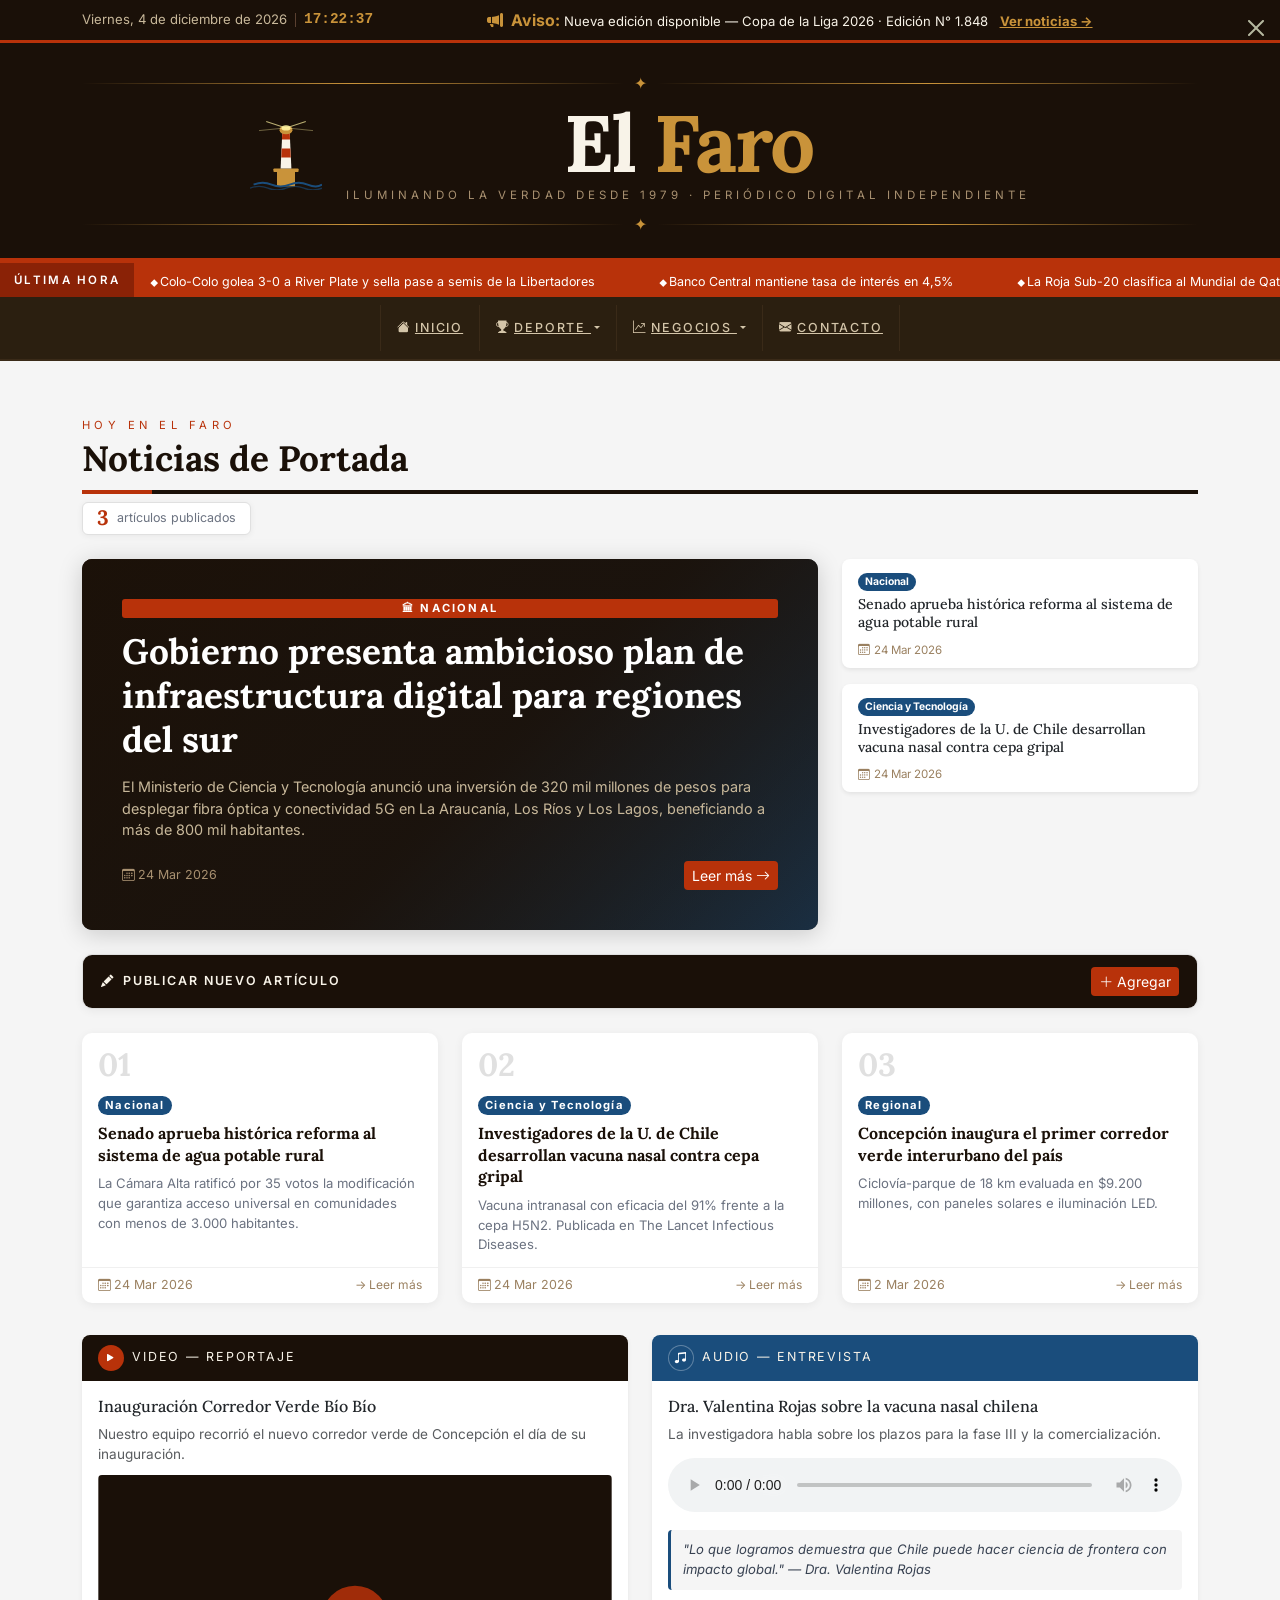
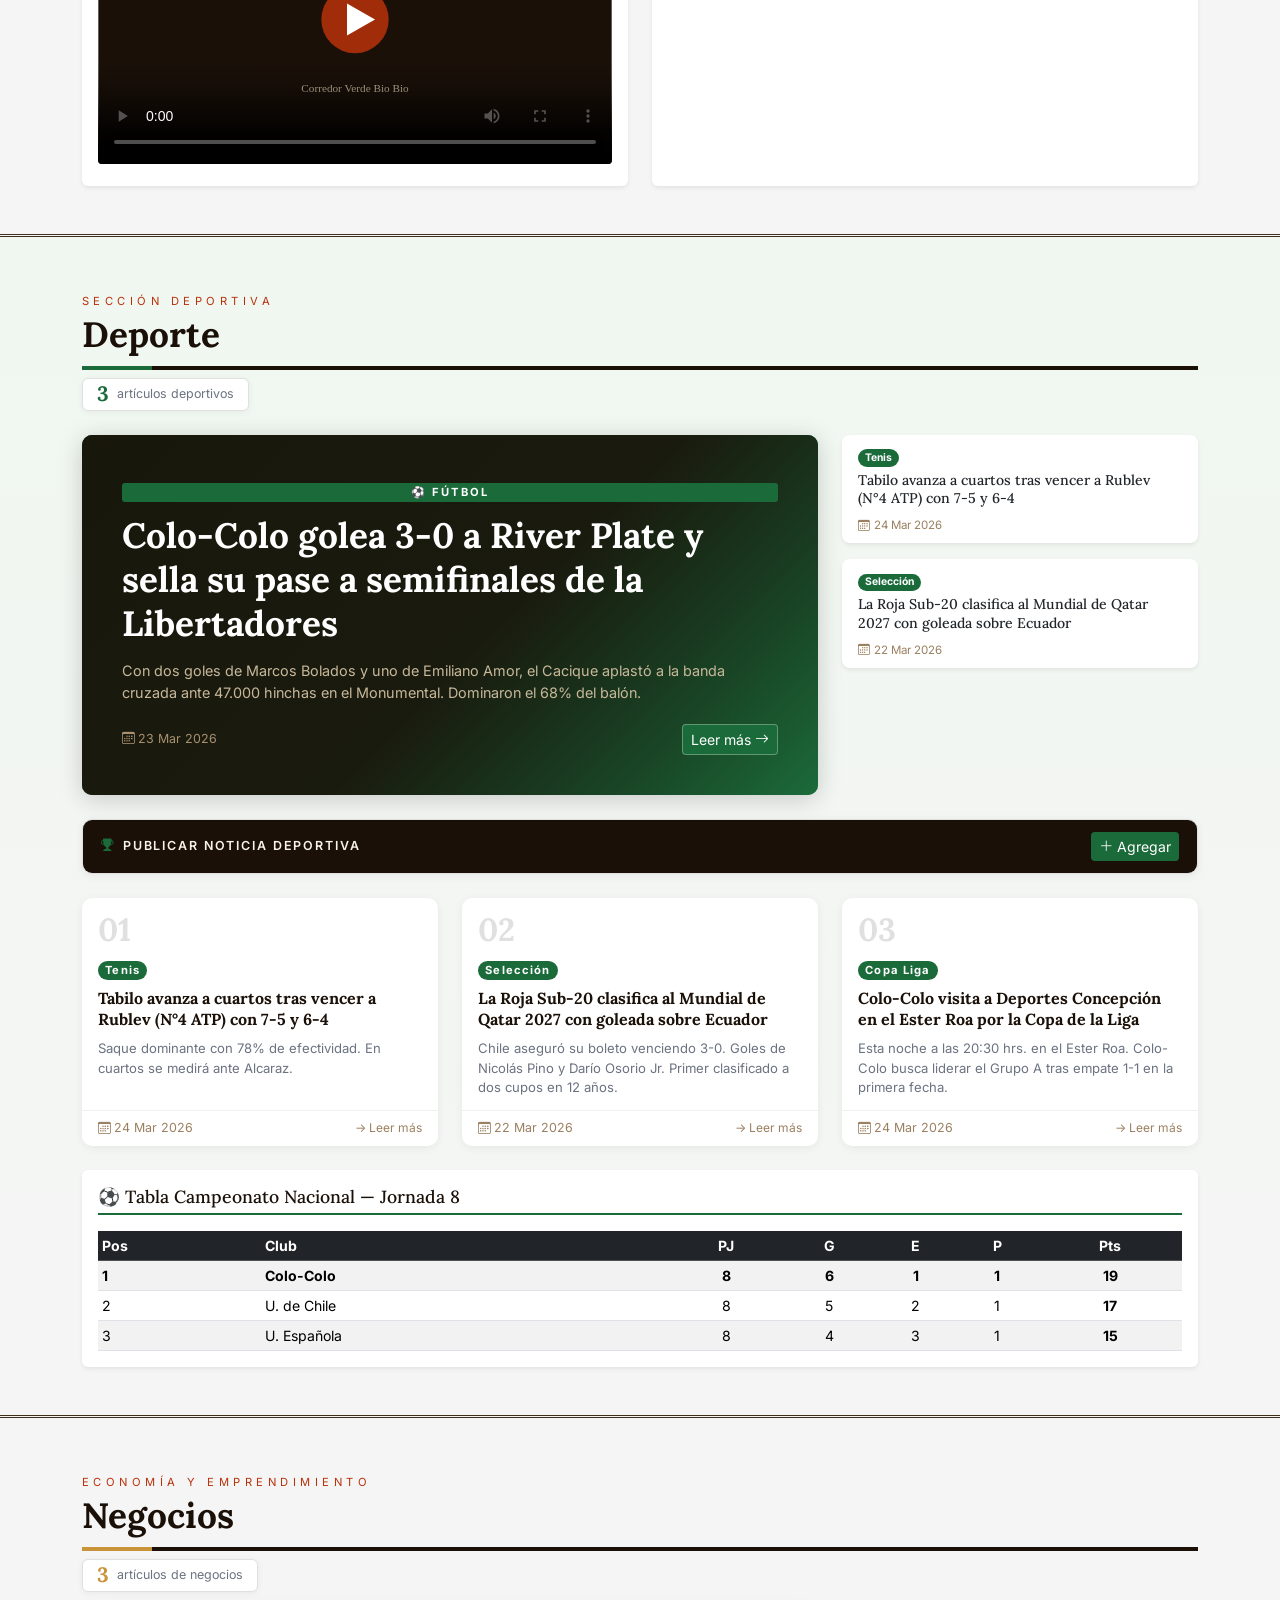
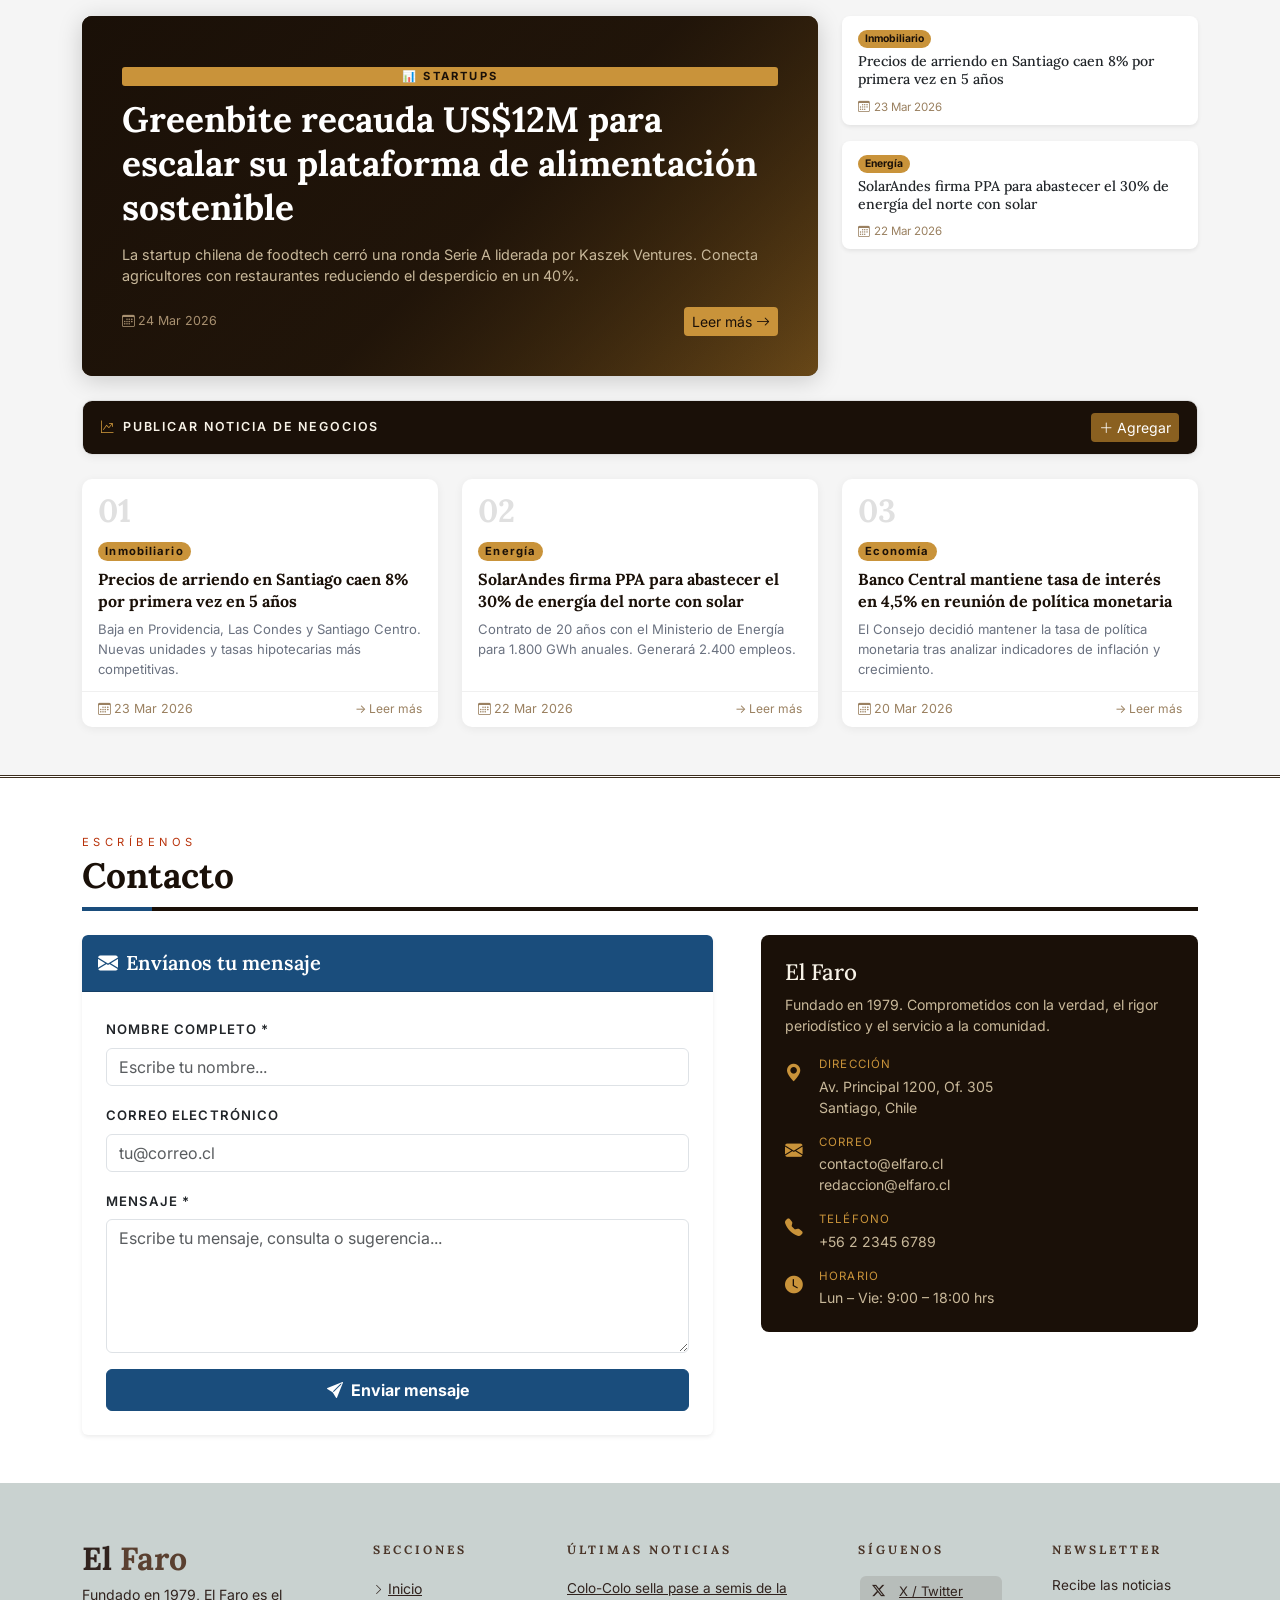
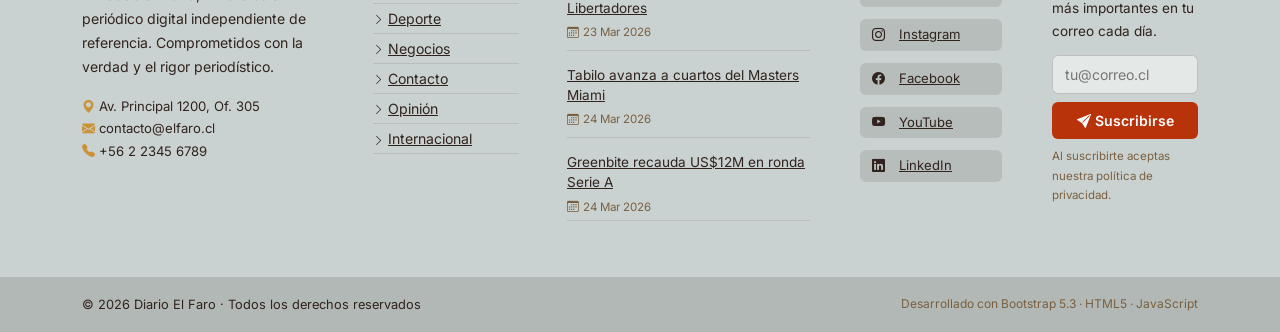
<file: APP_INTERNET/SEMANA05/index.html>
<!DOCTYPE html>
<html lang="es">
<head>
  <meta charset="UTF-8" />
  <meta name="viewport" content="width=device-width, initial-scale=1.0" />
  <title>El Faro — Periódico Digital</title>

  <!--
  ════════════════════════════════════════════════════════
  EL FARO v6 — Framework UI: Bootstrap 5.3
  Nuevo diseño con componentes Bootstrap:
    · Alert dismissible (barra de avisos)
    · Navbar con Dropdowns (menú ampliado)
    · Card hero + Row/Col grid (artículos)
    · Footer multi-columna ampliado
    · Form con validación Bootstrap
    · Badge, Collapse, Alert success
  ════════════════════════════════════════════════════════
  -->

  <!-- Bootstrap 5.3 CSS -->
  <link href="https://cdn.jsdelivr.net/npm/bootstrap@5.3.2/dist/css/bootstrap.min.css"
        rel="stylesheet" crossorigin="anonymous">
  <!-- Bootstrap Icons -->
  <link href="https://cdn.jsdelivr.net/npm/bootstrap-icons@1.11.3/font/bootstrap-icons.min.css"
        rel="stylesheet" crossorigin="anonymous">
  <!-- Google Fonts -->
  <link rel="preconnect" href="https://fonts.googleapis.com" />
  <link href="https://fonts.googleapis.com/css2?family=Lora:ital,wght@0,400;0,600;0,700;1,400&family=Inter:wght@300;400;500;600&display=swap"
        rel="stylesheet" />

  <style>
    /* ════════════════════════════════════════════════════
       VARIABLES GLOBALES DE MARCA
       Se usan en combinación con las clases de Bootstrap.
    ════════════════════════════════════════════════════ */
    :root {
      --ef-ink:        #1a1008;
      --ef-cream:      #f8f3e8;
      --ef-accent:     #b8320a;
      --ef-blue:       #1a4d7c;
      --ef-green:      #1b6b3a;
      --ef-gold:       #c9933a;
      --ef-gray:       #f5f5f5;
      --ef-footer-bg:  #c9d2d0;
      --ef-footer-txt: #31231e;
      --ff-head:       'Lora', Georgia, serif;
      --ff-body:       'Inter', sans-serif;
    }

    /* Tipografía base */
    body { font-family: var(--ff-body); color: var(--ef-ink); background: var(--ef-gray); }
    h1, h2, h3, h4, h5 { font-family: var(--ff-head); }

    /* Links: subrayado por defecto, negrita sin subrayado en hover */
    a { text-decoration: underline; }
    a:hover { font-weight: 600; text-decoration: none; }

    /* ════════════════════════════════════════════════════
       RF-01 — BARRA DE AVISOS (Bootstrap Alert dismissible)
       color de fondo personalizado manteniendo Bootstrap
    ════════════════════════════════════════════════════ */
    .ef-alert-bar {
      background: var(--ef-ink);
      border: none;
      border-bottom: 3px solid var(--ef-accent);
      border-radius: 0;
      color: var(--ef-cream);
      padding: 8px 0;
    }
    .ef-alert-bar .live-time {
      color: var(--ef-gold);
      font-weight: 600;
      font-variant-numeric: tabular-nums;
      font-family: monospace;
      font-size: .9rem;
    }
    .ef-alert-bar .alert-link { color: var(--ef-gold); }
    .ef-alert-bar .btn-close  { filter: invert(1) sepia(1) saturate(2) hue-rotate(15deg); opacity: .7; }

    /* ════════════════════════════════════════════════════
       HEADER PRINCIPAL — Logo y nombre del periódico
    ════════════════════════════════════════════════════ */
    .ef-masthead {
      background: var(--ef-ink);
      border-bottom: 5px solid var(--ef-accent);
      color: var(--ef-cream);
      padding: 28px 0 22px;
    }
    .ef-masthead .paper-name {
      font-family: var(--ff-head);
      font-size: clamp(2.8rem, 7vw, 5rem);
      font-weight: 700;
      letter-spacing: -2px;
      color: var(--ef-cream);
      line-height: 1;
    }
    .ef-masthead .paper-name span { color: var(--ef-gold); }
    .ef-masthead .tagline {
      font-size: .72rem;
      letter-spacing: .35em;
      text-transform: uppercase;
      color: #a89070;
    }
    .ef-ornament {
      display: flex; align-items: center; gap: 10px; color: var(--ef-gold);
    }
    .ef-ornament::before, .ef-ornament::after {
      content: ''; flex: 1; height: 1px;
      background: linear-gradient(to right, transparent, var(--ef-gold), transparent);
    }

    /* ════════════════════════════════════════════════════
       RF-02 — NAVBAR con Dropdowns (Bootstrap Navbar)
       Sticky, colores de marca, toggler para móvil
    ════════════════════════════════════════════════════ */
    #mainNav {
      background: #2b1f10 !important;
      border-bottom: 2px solid #3a2a18;
    }
    #mainNav .navbar-brand {
      font-family: var(--ff-head);
      font-size: 1.1rem;
      font-weight: 700;
      color: var(--ef-gold) !important;
    }
    #mainNav .nav-link {
      color: #d4c5a9 !important;
      font-size: .78rem;
      font-weight: 500;
      letter-spacing: .15em;
      text-transform: uppercase;
      text-decoration: underline;
      padding: .85rem 1rem !important;
      border-right: 1px solid #3a2a18;
      transition: background .2s, color .2s;
    }
    #mainNav .nav-item:first-child .nav-link { border-left: 1px solid #3a2a18; }
    #mainNav .nav-link:hover, #mainNav .nav-link.active {
      background: var(--ef-accent) !important;
      color: #fff !important;
      font-weight: 600;
      text-decoration: none;
    }
    /* Dropdowns */
    #mainNav .dropdown-menu {
      background: var(--ef-ink);
      border: 1px solid #3a2a18;
      border-radius: 0 0 8px 8px;
      padding: 4px 0;
    }
    #mainNav .dropdown-item {
      color: #d4c5a9;
      font-size: .82rem;
      padding: 8px 18px;
      text-decoration: none;
    }
    #mainNav .dropdown-item:hover {
      background: var(--ef-accent);
      color: #fff;
    }
    #mainNav .dropdown-divider { border-color: #3a2a18; }
    /* Toggler personalizado */
    #mainNav .navbar-toggler { border-color: #3a2a18; }
    #mainNav .navbar-toggler-icon {
      background-image: url("data:image/svg+xml,%3csvg xmlns='http://www.w3.org/2000/svg' viewBox='0 0 30 30'%3e%3cpath stroke='rgba(212,197,169,1)' stroke-linecap='round' stroke-miterlimit='10' stroke-width='2' d='M4 7h22M4 15h22M4 23h22'/%3e%3c/svg%3e");
    }

    /* ════════════════════════════════════════════════════
       SECCIONES — encabezados con línea de acento
    ════════════════════════════════════════════════════ */
    .ef-section { padding: 56px 0 48px; }
    .ef-section + .ef-section { border-top: 3px double #3d2e1e; }
    #deporte  { background: linear-gradient(180deg, #f0f7f0 0%, var(--ef-gray) 100%); }
    #negocios { background: var(--ef-gray); }
    #contacto { background: #fff; }

    .section-eyebrow {
      font-size: .7rem;
      letter-spacing: .4em;
      text-transform: uppercase;
      color: var(--ef-accent);
      margin-bottom: 4px;
    }
    .section-heading {
      font-family: var(--ff-head);
      font-size: 2.2rem;
      font-weight: 700;
      color: var(--ef-ink);
      border-bottom: 4px solid var(--ef-ink);
      padding-bottom: 10px;
      margin-bottom: 0;
      position: relative;
    }
    .section-heading::after {
      content: ''; position: absolute; bottom: -4px; left: 0;
      width: 70px; height: 4px; background: var(--ef-accent);
    }
    #deporte  .section-heading::after { background: var(--ef-green); }
    #negocios .section-heading::after { background: var(--ef-gold); }
    #contacto .section-heading::after { background: var(--ef-blue); }

    /* ════════════════════════════════════════════════════
       RF-10 — CONTADOR DE ARTÍCULOS (por sección)
    ════════════════════════════════════════════════════ */
    .article-counter {
      display: inline-flex; align-items: center; gap: 8px;
      background: #fff; border: 1px solid #e0e0e0; border-radius: 6px;
      padding: 5px 14px; box-shadow: 0 1px 6px rgba(0,0,0,.06);
    }
    .ac-num {
      font-family: var(--ff-head); font-size: 1.3rem;
      font-weight: 700; color: var(--ef-accent); line-height: 1;
    }
    .ac-lbl { font-size: .78rem; color: #6b7280; }
    #deporte  .ac-num { color: var(--ef-green); }
    #negocios .ac-num { color: var(--ef-gold); }
    #contacto .section-heading::after { background: var(--ef-blue); }

    /* ════════════════════════════════════════════════════
       RF-01 TICKER — cinta de últimas noticias
    ════════════════════════════════════════════════════ */
    .ef-ticker {
      background: var(--ef-accent); color: #fff;
      display: flex; align-items: center; overflow: hidden; height: 34px;
    }
    .et-label {
      background: #8a2206; padding: 0 14px; height: 100%;
      display: flex; align-items: center; white-space: nowrap;
      font-size: .72rem; font-weight: 600; letter-spacing: .2em; text-transform: uppercase;
    }
    .et-track { flex: 1; overflow: hidden; padding: 0 16px; }
    .et-inner {
      display: inline-block; white-space: nowrap;
      animation: ticker-run 30s linear infinite;
      font-size: .78rem;
    }
    .et-inner span { margin-right: 60px; }
    .et-inner span::before { content: '◆ '; font-size: .5rem; vertical-align: middle; }
    @keyframes ticker-run { 0%{ transform:translateX(100%); } 100%{ transform:translateX(-100%); } }

    /* ════════════════════════════════════════════════════
       RF-03 — HERO CARD (artículo destacado)
       Usa Bootstrap Card + utilidades + overlay
    ════════════════════════════════════════════════════ */
    .hero-card {
      position: relative; border-radius: 10px; overflow: hidden;
      min-height: 360px; background: var(--ef-ink);
      box-shadow: 0 4px 24px rgba(0,0,0,.18);
    }
    .hero-card-bg {
      position: absolute; inset: 0; object-fit: cover; width: 100%; height: 100%;
      opacity: .35;
    }
    .hero-card-body {
      position: relative; z-index: 2;
      padding: 40px; color: #fff;
      background: linear-gradient(135deg, rgba(26,16,8,.85) 55%, transparent);
      min-height: 360px;
      display: flex; flex-direction: column; justify-content: flex-end;
    }
    .hero-card .article-cat {
      font-size: .7rem; font-weight: 700; letter-spacing: .2em;
      text-transform: uppercase; padding: 4px 12px; border-radius: 3px;
      margin-bottom: 12px; display: inline-block;
    }
    .hero-card h2 {
      font-family: var(--ff-head);
      font-size: clamp(1.4rem, 3vw, 2.2rem);
      font-weight: 700; line-height: 1.25; margin-bottom: 14px;
    }
    .hero-card .hero-text { font-size: .9rem; color: #c8b89a; margin-bottom: 20px; }
    .hero-card .hero-date { font-size: .78rem; color: #a89070; }

    /* ════════════════════════════════════════════════════
       RF-04 — TARJETAS SECUNDARIAS (Bootstrap Cards)
    ════════════════════════════════════════════════════ */
    .news-card {
      background: #fff; border: 1px solid #e0e0e0;
      border-radius: 10px; height: 100%;
      transition: background .25s, color .25s, transform .2s, box-shadow .2s;
      cursor: pointer; overflow: hidden;
      box-shadow: 0 2px 10px rgba(0,0,0,.06);
    }
    .news-card:hover {
      background: #111; color: #fff;
      transform: translateY(-4px);
      box-shadow: 0 8px 24px rgba(0,0,0,.25);
    }
    .news-card:hover .card-title,
    .news-card:hover .card-text,
    .news-card:hover .card-date { color: #fff !important; }
    .news-card:hover .card-footer-bar { border-top-color: rgba(255,255,255,.15); color: rgba(255,255,255,.6); }
    .news-card .card-num {
      font-family: var(--ff-head); font-size: 2rem; font-weight: 700;
      color: #e0e0e0; line-height: 1; padding: 16px 16px 0;
      transition: color .25s;
    }
    .news-card:hover .card-num { color: rgba(255,255,255,.2); }
    .news-card .card-body { padding: 10px 16px 12px; }
    .news-card .card-title {
      font-family: var(--ff-head); font-size: 1rem; font-weight: 700;
      line-height: 1.35; color: var(--ef-ink); transition: color .25s;
    }
    .news-card .card-text { font-size: .82rem; color: #6b7280; transition: color .25s; }
    .card-footer-bar {
      padding: 8px 16px; border-top: 1px solid #f0f0f0;
      font-size: .75rem; color: #9a8060;
      display: flex; justify-content: space-between;
      background: transparent;
      transition: color .25s, border-color .25s;
    }
    .card-date { color: #9a8060; font-size: .78rem; transition: color .25s; }

    /* ════════════════════════════════════════════════════
       MULTIMEDIA — Video y Audio
    ════════════════════════════════════════════════════ */
    .media-card-header {
      background: var(--ef-ink); color: var(--ef-cream);
      border-radius: 8px 8px 0 0;
      padding: 10px 16px; font-size: .78rem;
      letter-spacing: .15em; text-transform: uppercase;
      display: flex; align-items: center; gap: 8px;
    }
    .media-icon-circle {
      width: 26px; height: 26px; border-radius: 50%;
      background: var(--ef-accent);
      display: flex; align-items: center; justify-content: center;
      font-size: .8rem; color: #fff; flex-shrink: 0;
    }
    video, audio { width: 100%; border-radius: 4px; accent-color: var(--ef-accent); }
    .quote-box {
      background: #f5f5f5; border-left: 3px solid var(--ef-blue);
      border-radius: 4px; padding: 10px 12px;
      font-size: .82rem; color: #374151; font-style: italic; margin-top: 12px;
    }

    /* ════════════════════════════════════════════════════
       FORMULARIO DE NUEVO ARTÍCULO — Bootstrap Collapse
    ════════════════════════════════════════════════════ */
    .add-article-panel {
      background: #fff; border: 1px solid #e0e0e0; border-radius: 10px;
      overflow: hidden; box-shadow: 0 2px 10px rgba(0,0,0,.06);
      margin-bottom: 24px;
    }
    .aap-header {
      background: var(--ef-ink); color: var(--ef-cream);
      padding: 12px 18px; display: flex; align-items: center; justify-content: space-between;
    }
    .aap-header span { font-size: .78rem; font-weight: 600; letter-spacing: .15em; text-transform: uppercase; }
    .aap-body { padding: 20px; }
    .aap-submit-btn { background: var(--ef-accent) !important; border-color: var(--ef-accent) !important; }
    .aap-submit-btn:hover { background: #922808 !important; border-color: #922808 !important; }
    #deporte  .aap-submit-btn { background: var(--ef-green) !important; border-color: var(--ef-green) !important; }
    #negocios .aap-submit-btn { background: #8a6020 !important; border-color: #8a6020 !important; }

    /* ════════════════════════════════════════════════════
       TABLA DE POSICIONES
    ════════════════════════════════════════════════════ */
    .standings-title {
      font-family: var(--ff-head); font-size: 1.1rem; color: var(--ef-ink);
      border-bottom: 2px solid var(--ef-green); padding-bottom: 6px;
    }
    .pts-highlight { color: var(--ef-green); font-weight: 700; }

    /* ════════════════════════════════════════════════════
       RF-05 — FOOTER AMPLIADO (multi-columna Bootstrap Grid)
    ════════════════════════════════════════════════════ */
    #mainFooter {
      background: var(--ef-footer-bg);
      color: var(--ef-footer-txt);
      padding: 60px 0 0;
      margin-top: 0;
    }
    #mainFooter h5 {
      font-size: .75rem; font-weight: 700; letter-spacing: .25em;
      text-transform: uppercase; color: #4a3528; margin-bottom: 16px;
    }
    #mainFooter .brand-name {
      font-family: var(--ff-head); font-size: 2rem; font-weight: 700;
      color: var(--ef-footer-txt); line-height: 1; margin-bottom: 10px;
    }
    #mainFooter .brand-name span { color: #5a4030; }
    #mainFooter p { font-size: .88rem; line-height: 1.7; }
    #mainFooter ul { list-style: none; padding: 0; }
    #mainFooter ul li { padding: 4px 0; border-bottom: 1px solid rgba(49,35,30,.12); font-size: .88rem; }
    #mainFooter a { color: var(--ef-footer-txt); text-decoration: underline; }
    #mainFooter a:hover { color: #000; font-weight: 600; text-decoration: none; }
    .footer-social-btn {
      display: inline-flex; align-items: center; gap: 6px;
      background: rgba(49,35,30,.12); border-radius: 6px;
      padding: 6px 12px; font-size: .82rem; color: var(--ef-footer-txt);
      text-decoration: none; margin: 2px; transition: background .2s;
    }
    .footer-social-btn:hover { background: rgba(49,35,30,.25); color: #000; text-decoration: none; }
    .newsletter-input {
      border: 1.5px solid rgba(49,35,30,.2);
      background: rgba(255,255,255,.5);
      border-radius: 6px; padding: 8px 12px; font-size: .88rem;
      width: 100%; outline: none;
    }
    .newsletter-input:focus { border-color: var(--ef-accent); box-shadow: 0 0 0 2px rgba(184,50,10,.12); }
    .newsletter-btn {
      background: var(--ef-accent); color: #fff; border: none;
      border-radius: 6px; padding: 8px 16px; font-size: .88rem; font-weight: 600; cursor: pointer;
      transition: background .2s;
    }
    .newsletter-btn:hover { background: #922808; }
    .footer-bottom-bar {
      background: rgba(49,35,30,.15);
      padding: 18px 0; margin-top: 40px;
    }
    .footer-bottom-bar .container {
      display: flex; justify-content: space-between; align-items: center;
      flex-wrap: wrap; gap: 8px; font-size: .8rem;
    }

    /* ════════════════════════════════════════════════════
       RESPONSIVE — ajustes finos sobre Bootstrap
    ════════════════════════════════════════════════════ */
    @media (max-width: 768px) {
      .hero-card-body { padding: 24px; min-height: 280px; }
      .ef-masthead .paper-name { font-size: 2.6rem; }
      #mainNav .nav-link { border-right: none; border-bottom: 1px solid #3a2a18; }
      #mainNav .nav-item:first-child .nav-link { border-left: none; }
    }
    @media (max-width: 576px) {
      .ef-alert-bar .container { flex-direction: column; gap: 4px; }
      .footer-bottom-bar .container { flex-direction: column; text-align: center; }
    }
  </style>
</head>
<body>

<!--
  ════════════════════════════════════════════════════════
  RF-01 — BARRA SUPERIOR DE AVISOS
  Bootstrap: .alert .alert-dismissible + data-bs-dismiss
  Incluye reloj en vivo (setInterval) + mensaje de aviso
  ════════════════════════════════════════════════════════
-->
<div class="alert ef-alert-bar mb-0 alert-dismissible fade show" role="alert" id="alertBar">
  <div class="container d-flex align-items-center justify-content-between flex-wrap gap-2 py-0">
    <!-- Reloj en vivo (RF-09) -->
    <div class="d-flex align-items-center gap-2" style="font-size:.82rem;">
      <span id="live-date" style="color:#c8b89a;">cargando...</span>
      <span style="width:1px;height:14px;background:#5a4030;display:inline-block;"></span>
      <span class="live-time" id="live-time">00:00:00</span>
    </div>
    <!-- Aviso central -->
    <div class="text-center flex-grow-1">
      <i class="bi bi-megaphone-fill me-1" style="color:var(--ef-gold)"></i>
      <strong style="color:var(--ef-gold)">Aviso:</strong>
      <span style="font-size:.82rem;"> Nueva edición disponible — Copa de la Liga 2026 · Edición N°&nbsp;1.848</span>
      <a href="#deporte" class="alert-link ms-2" style="font-size:.82rem;">Ver noticias →</a>
    </div>
    <!-- Botón cerrar (Bootstrap dismiss) -->
    <button type="button" class="btn-close btn-close-white ms-2" data-bs-dismiss="alert" aria-label="Cerrar aviso"></button>
  </div>
</div>


<!--
  ════════════════════════════════════════════════════════
  MASTHEAD — Header del periódico con logo SVG y título
  ════════════════════════════════════════════════════════
-->
<header class="ef-masthead">
  <div class="container">
    <div class="ef-ornament mb-2">✦</div>
    <div class="d-flex align-items-center justify-content-center gap-4 flex-wrap">
      <!-- Logo SVG inline -->
      <svg width="72" height="72" viewBox="0 0 80 80" xmlns="http://www.w3.org/2000/svg"
           role="img" aria-label="Logo El Faro">
        <rect x="30" y="58" width="20" height="18" fill="#c9933a"/>
        <rect x="26" y="56" width="28" height="4" rx="1" fill="#c9933a"/>
        <polygon points="36,14 44,14 46,56 34,56" fill="#f8f3e8"/>
        <polygon points="36,14 44,14 44.5,24 35.5,24" fill="#b8320a"/>
        <polygon points="35.2,34 44.8,34 45.3,44 34.7,44" fill="#b8320a"/>
        <ellipse cx="40" cy="14" rx="7" ry="4" fill="#c9933a"/>
        <rect x="33" y="10" width="14" height="6" rx="2" fill="#c9933a"/>
        <ellipse cx="40" cy="11" rx="5" ry="3" fill="#fff3a0" opacity=".9"/>
        <line x1="40" y1="11" x2="18" y2="4"  stroke="#fff3a0" stroke-width="1.2" opacity=".7"/>
        <line x1="40" y1="11" x2="62" y2="4"  stroke="#fff3a0" stroke-width="1.2" opacity=".7"/>
        <line x1="40" y1="11" x2="10" y2="14" stroke="#fff3a0" stroke-width=".8" opacity=".5"/>
        <line x1="40" y1="11" x2="70" y2="14" stroke="#fff3a0" stroke-width=".8" opacity=".5"/>
        <path d="M4,74 Q14,70 24,74 Q34,78 44,74 Q54,70 64,74 Q74,78 80,74" fill="none" stroke="#1a4d7c" stroke-width="2.2"/>
        <path d="M0,78 Q10,74 20,78 Q30,82 40,78 Q50,74 60,78 Q70,82 80,78" fill="none" stroke="#1a4d7c" stroke-width="1.5" opacity=".6"/>
      </svg>
      <div class="text-center">
        <h1 class="paper-name mb-0">El <span>Faro</span></h1>
        <p class="tagline mb-0 mt-1">Iluminando la verdad desde 1979 · Periódico Digital Independiente</p>
      </div>
    </div>
    <div class="ef-ornament mt-2">✦</div>
  </div>
</header>


<!--
  ════════════════════════════════════════════════════════
  TICKER — Cinta de últimas noticias (CSS animation)
  ════════════════════════════════════════════════════════
-->
<div class="ef-ticker" role="marquee" aria-label="Últimas noticias">
  <div class="et-label">Última hora</div>
  <div class="et-track">
    <div class="et-inner">
      <span>Colo-Colo golea 3-0 a River Plate y sella pase a semis de la Libertadores</span>
      <span>Banco Central mantiene tasa de interés en 4,5%</span>
      <span>La Roja Sub-20 clasifica al Mundial de Qatar 2027</span>
      <span>Startup Greenbite levanta US$12M en ronda Serie A</span>
      <span>SolarAndes firma PPA para el 30% de energía del norte</span>
    </div>
  </div>
</div>


<!--
  ════════════════════════════════════════════════════════
  RF-02 — NAVEGACIÓN PRINCIPAL (Bootstrap Navbar)
  · sticky-top con z-index alto
  · Dropdowns para Deporte y Negocios
  · Toggler automático en móvil
  · Ítem activo resaltado con .active
  ════════════════════════════════════════════════════════
-->
<nav id="mainNav" class="navbar navbar-expand-lg sticky-top" role="navigation" aria-label="Menú principal">
  <div class="container">
    <!-- Brand visible en móvil cuando el menú está colapsado -->
    <a class="navbar-brand d-lg-none" href="#inicio">El Faro</a>
    <!-- Toggler hamburguesa (Bootstrap lo gestiona automáticamente) -->
    <button class="navbar-toggler" type="button"
            data-bs-toggle="collapse" data-bs-target="#navContent"
            aria-controls="navContent" aria-expanded="false" aria-label="Abrir menú">
      <span class="navbar-toggler-icon"></span>
    </button>
    <!-- Contenido del menú colapsable -->
    <div class="collapse navbar-collapse" id="navContent">
      <ul class="navbar-nav mx-auto">

        <!-- Inicio -->
        <li class="nav-item">
          <a class="nav-link active" href="#inicio" aria-current="page">
            <i class="bi bi-house-fill me-1"></i>Inicio
          </a>
        </li>

        <!-- Deporte con Dropdown -->
        <li class="nav-item dropdown">
          <a class="nav-link dropdown-toggle" href="#deporte" role="button"
             data-bs-toggle="dropdown" aria-expanded="false">
            <i class="bi bi-trophy-fill me-1"></i>Deporte
          </a>
          <ul class="dropdown-menu">
            <li><a class="dropdown-item" href="#deporte"><i class="bi bi-circle-fill me-2" style="font-size:.5rem;color:#c9933a"></i>Fútbol Nacional</a></li>
            <li><a class="dropdown-item" href="#deporte"><i class="bi bi-circle-fill me-2" style="font-size:.5rem;color:#c9933a"></i>Tenis — ATP/WTA</a></li>
            <li><a class="dropdown-item" href="#deporte"><i class="bi bi-circle-fill me-2" style="font-size:.5rem;color:#c9933a"></i>Selección Chilena</a></li>
            <li><hr class="dropdown-divider"></li>
            <li><a class="dropdown-item" href="#deporte"><i class="bi bi-circle-fill me-2" style="font-size:.5rem;color:#c9933a"></i>Copa Libertadores</a></li>
          </ul>
        </li>

        <!-- Negocios con Dropdown -->
        <li class="nav-item dropdown">
          <a class="nav-link dropdown-toggle" href="#negocios" role="button"
             data-bs-toggle="dropdown" aria-expanded="false">
            <i class="bi bi-graph-up-arrow me-1"></i>Negocios
          </a>
          <ul class="dropdown-menu">
            <li><a class="dropdown-item" href="#negocios"><i class="bi bi-circle-fill me-2" style="font-size:.5rem;color:#c9933a"></i>Startups &amp; Tecnología</a></li>
            <li><a class="dropdown-item" href="#negocios"><i class="bi bi-circle-fill me-2" style="font-size:.5rem;color:#c9933a"></i>Mercado Inmobiliario</a></li>
            <li><a class="dropdown-item" href="#negocios"><i class="bi bi-circle-fill me-2" style="font-size:.5rem;color:#c9933a"></i>Energías Renovables</a></li>
            <li><hr class="dropdown-divider"></li>
            <li><a class="dropdown-item" href="#negocios"><i class="bi bi-circle-fill me-2" style="font-size:.5rem;color:#c9933a"></i>Economía Nacional</a></li>
          </ul>
        </li>

        <!-- Contacto — acceso directo separado -->
        <li class="nav-item">
          <a class="nav-link" href="#contacto">
            <i class="bi bi-envelope-fill me-1"></i>Contacto
          </a>
        </li>

      </ul>
    </div><!-- /collapse -->
  </div><!-- /container -->
</nav>


<!-- ════════════════════════════════════════════════════
     SECCIÓN INICIO
════════════════════════════════════════════════════ -->
<section id="inicio" class="ef-section">
  <div class="container">

    <p class="section-eyebrow">Hoy en El Faro</p>
    <h2 class="section-heading mb-2">Noticias de Portada</h2>

    <!-- RF-10 Contador -->
    <div class="article-counter mb-4" aria-live="polite">
      <span class="ac-num" id="count-inicio">3</span>
      <span class="ac-lbl">artículos publicados</span>
    </div>

    <!-- RF-03 HERO — artículo más reciente y destacado (Bootstrap Row + custom hero-card) -->
    <div class="row g-4 mb-4">
      <div class="col-lg-8">
        <div class="hero-card">
          <!-- fondo degradado SVG como imagen de "portada" -->
          <div style="position:absolute;inset:0;background:linear-gradient(135deg,#2d1f0e,#1a4d7c);opacity:.5;"></div>
          <div class="hero-card-body">
            <span class="article-cat badge" style="background:var(--ef-accent);">🏛 Nacional</span>
            <h2>Gobierno presenta ambicioso plan de infraestructura digital para regiones del sur</h2>
            <p class="hero-text">El Ministerio de Ciencia y Tecnología anunció una inversión de 320 mil millones de pesos para desplegar fibra óptica y conectividad 5G en La Araucanía, Los Ríos y Los Lagos, beneficiando a más de 800 mil habitantes.</p>
            <div class="d-flex align-items-center justify-content-between">
              <span class="hero-date"><i class="bi bi-calendar3 me-1"></i>24 Mar 2026</span>
              <a href="#" class="btn btn-sm" style="background:var(--ef-accent);color:#fff;border:none;text-decoration:none;">Leer más <i class="bi bi-arrow-right"></i></a>
            </div>
          </div>
        </div>
      </div>
      <!-- RF-04 Artículos secundarios pequeños al costado del hero -->
      <div class="col-lg-4 d-flex flex-column gap-3" id="sidebar-inicio">
        <!-- se renderizan dinámicamente -->
      </div>
    </div>

    <!-- RF-07 Formulario de publicar artículo (Bootstrap Collapse) -->
    <div class="add-article-panel" id="form-inicio">
      <div class="aap-header">
        <span><i class="bi bi-pencil-fill me-2"></i>Publicar nuevo artículo</span>
        <button class="btn btn-sm" style="background:var(--ef-accent);color:#fff;border:none;"
                data-bs-toggle="collapse" data-bs-target="#body-inicio"
                id="toggle-inicio" onclick="syncToggleLabel('toggle-inicio')">
          <i class="bi bi-plus-lg"></i> Agregar
        </button>
      </div>
      <div class="collapse" id="body-inicio">
        <div class="aap-body">
          <div class="row g-3">
            <div class="col-md-4">
              <label class="form-label fw-semibold" style="font-size:.8rem;text-transform:uppercase;letter-spacing:.08em;">Categoría</label>
              <input type="text" class="form-control form-control-sm" id="cat-inicio" placeholder="Ej: Nacional, Tecnología...">
            </div>
            <div class="col-md-8">
              <label class="form-label fw-semibold" style="font-size:.8rem;text-transform:uppercase;letter-spacing:.08em;">Título <span style="color:var(--ef-accent)">*</span></label>
              <input type="text" class="form-control form-control-sm" id="titulo-inicio" placeholder="Título del artículo..." required>
            </div>
            <div class="col-12">
              <label class="form-label fw-semibold" style="font-size:.8rem;text-transform:uppercase;letter-spacing:.08em;">Descripción <span style="color:var(--ef-accent)">*</span></label>
              <textarea class="form-control form-control-sm" id="texto-inicio" rows="2" placeholder="Texto del artículo..." required></textarea>
            </div>
            <div class="col-12">
              <button class="btn btn-sm aap-submit-btn text-white"
                      onclick="addArticle('grid-inicio','sidebar-inicio','cat-inicio','titulo-inicio','texto-inicio','count-inicio','cat-general')">
                <i class="bi bi-send-fill me-1"></i>Publicar artículo
              </button>
            </div>
          </div>
        </div>
      </div>
    </div>

    <!-- RF-04 Grilla de artículos secundarios (Bootstrap Row + Cards) -->
    <div class="row row-cols-1 row-cols-md-2 row-cols-lg-3 g-4" id="grid-inicio" aria-label="Noticias generales"></div>

    <!-- Multimedia -->
    <div class="row g-4 mt-2">
      <div class="col-md-6">
        <div class="card border-0 shadow-sm h-100">
          <div class="media-card-header">
            <div class="media-icon-circle"><i class="bi bi-play-fill"></i></div>
            <span>Video — Reportaje</span>
          </div>
          <div class="card-body">
            <h5 style="font-family:var(--ff-head);font-size:1rem;margin-bottom:8px;">Inauguración Corredor Verde Bío Bío</h5>
            <p class="text-muted" style="font-size:.85rem;margin-bottom:10px;">Nuestro equipo recorrió el nuevo corredor verde de Concepción el día de su inauguración.</p>
            <video controls preload="metadata"
              poster="data:image/svg+xml,%3Csvg xmlns='http://www.w3.org/2000/svg' viewBox='0 0 640 360'%3E%3Crect width='640' height='360' fill='%231a1008'/%3E%3Ccircle cx='320' cy='180' r='42' fill='%23b8320a' opacity='.85'/%3E%3Cpolygon points='310,160 310,200 345,180' fill='white'/%3E%3Ctext x='320' y='270' text-anchor='middle' fill='%23c8b89a' font-family='serif' font-size='14'%3ECorredor Verde Bio Bio%3C/text%3E%3C/svg%3E"
              aria-label="Video Corredor Verde">
              <source src="https://woolyss.com/f/vp9-vorbis-spring.webm" type="video/webm">
            </video>
          </div>
        </div>
      </div>
      <div class="col-md-6">
        <div class="card border-0 shadow-sm h-100">
          <div class="media-card-header" style="background:var(--ef-blue);">
            <div class="media-icon-circle" style="background:var(--ef-blue);border:1px solid rgba(255,255,255,.3)"><i class="bi bi-music-note-beamed"></i></div>
            <span>Audio — Entrevista</span>
          </div>
          <div class="card-body">
            <h5 style="font-family:var(--ff-head);font-size:1rem;margin-bottom:8px;">Dra. Valentina Rojas sobre la vacuna nasal chilena</h5>
            <p class="text-muted" style="font-size:.85rem;margin-bottom:10px;">La investigadora habla sobre los plazos para la fase III y la comercialización.</p>
            <audio controls preload="metadata" style="margin-top:4px;">
              <source src="https://woolyss.com/f/audio-sample.mp3" type="audio/mpeg">
            </audio>
            <div class="quote-box">"Lo que logramos demuestra que Chile puede hacer ciencia de frontera con impacto global." — Dra. Valentina Rojas</div>
          </div>
        </div>
      </div>
    </div><!-- /multimedia -->

  </div>
</section>


<!-- ════════════════════════════════════════════════════
     SECCIÓN DEPORTE
════════════════════════════════════════════════════ -->
<section id="deporte" class="ef-section">
  <div class="container">

    <p class="section-eyebrow">Sección deportiva</p>
    <h2 class="section-heading mb-2">Deporte</h2>
    <div class="article-counter mb-4" aria-live="polite">
      <span class="ac-num" id="count-deporte">3</span>
      <span class="ac-lbl">artículos deportivos</span>
    </div>

    <!-- Hero deporte -->
    <div class="row g-4 mb-4">
      <div class="col-lg-8">
        <div class="hero-card" style="background:var(--ef-green);">
          <div style="position:absolute;inset:0;background:linear-gradient(135deg,#0d3520,#1b6b3a);opacity:.8;"></div>
          <div class="hero-card-body">
            <span class="article-cat badge" style="background:var(--ef-green);">⚽ Fútbol</span>
            <h2>Colo-Colo golea 3-0 a River Plate y sella su pase a semifinales de la Libertadores</h2>
            <p class="hero-text">Con dos goles de Marcos Bolados y uno de Emiliano Amor, el Cacique aplastó a la banda cruzada ante 47.000 hinchas en el Monumental. Dominaron el 68% del balón.</p>
            <div class="d-flex align-items-center justify-content-between">
              <span class="hero-date"><i class="bi bi-calendar3 me-1"></i>23 Mar 2026</span>
              <a href="#" class="btn btn-sm" style="background:var(--ef-green);color:#fff;border:1px solid rgba(255,255,255,.3);text-decoration:none;">Leer más <i class="bi bi-arrow-right"></i></a>
            </div>
          </div>
        </div>
      </div>
      <div class="col-lg-4 d-flex flex-column gap-3" id="sidebar-deporte"></div>
    </div>

    <!-- Formulario deporte -->
    <div class="add-article-panel" id="form-deporte">
      <div class="aap-header">
        <span><i class="bi bi-trophy-fill me-2" style="color:var(--ef-green)"></i>Publicar noticia deportiva</span>
        <button class="btn btn-sm text-white" style="background:var(--ef-green);border:none;"
                data-bs-toggle="collapse" data-bs-target="#body-deporte"
                id="toggle-deporte" onclick="syncToggleLabel('toggle-deporte')">
          <i class="bi bi-plus-lg"></i> Agregar
        </button>
      </div>
      <div class="collapse" id="body-deporte">
        <div class="aap-body">
          <div class="row g-3">
            <div class="col-md-4">
              <label class="form-label fw-semibold" style="font-size:.8rem;text-transform:uppercase;letter-spacing:.08em;">Categoría</label>
              <input type="text" class="form-control form-control-sm" id="cat-deporte" placeholder="Ej: Fútbol, Tenis...">
            </div>
            <div class="col-md-8">
              <label class="form-label fw-semibold" style="font-size:.8rem;text-transform:uppercase;letter-spacing:.08em;">Título <span style="color:var(--ef-green)">*</span></label>
              <input type="text" class="form-control form-control-sm" id="titulo-deporte" placeholder="Título de la noticia..." required>
            </div>
            <div class="col-12">
              <label class="form-label fw-semibold" style="font-size:.8rem;text-transform:uppercase;letter-spacing:.08em;">Descripción <span style="color:var(--ef-green)">*</span></label>
              <textarea class="form-control form-control-sm" id="texto-deporte" rows="2" placeholder="Texto de la noticia..." required></textarea>
            </div>
            <div class="col-12">
              <button class="btn btn-sm text-white aap-submit-btn"
                      onclick="addArticle('grid-deporte','sidebar-deporte','cat-deporte','titulo-deporte','texto-deporte','count-deporte','cat-deporte')">
                <i class="bi bi-send-fill me-1"></i>Publicar noticia
              </button>
            </div>
          </div>
        </div>
      </div>
    </div>

    <!-- Grilla deporte -->
    <div class="row row-cols-1 row-cols-md-2 row-cols-lg-3 g-4 mb-4" id="grid-deporte"></div>

    <!-- Tabla posiciones -->
    <div class="card border-0 shadow-sm mt-2">
      <div class="card-body">
        <h5 class="standings-title mb-3">⚽ Tabla Campeonato Nacional — Jornada 8</h5>
        <div class="table-responsive">
          <table class="table table-sm table-striped table-hover mb-0" style="font-size:.88rem;">
            <thead class="table-dark">
              <tr><th>Pos</th><th>Club</th><th class="text-center">PJ</th><th class="text-center">G</th><th class="text-center">E</th><th class="text-center">P</th><th class="text-center">Pts</th></tr>
            </thead>
            <tbody>
              <tr class="fw-bold"><td>1</td><td>Colo-Colo</td><td class="text-center">8</td><td class="text-center">6</td><td class="text-center">1</td><td class="text-center">1</td><td class="text-center pts-highlight">19</td></tr>
              <tr><td>2</td><td>U. de Chile</td><td class="text-center">8</td><td class="text-center">5</td><td class="text-center">2</td><td class="text-center">1</td><td class="text-center pts-highlight">17</td></tr>
              <tr><td>3</td><td>U. Española</td><td class="text-center">8</td><td class="text-center">4</td><td class="text-center">3</td><td class="text-center">1</td><td class="text-center pts-highlight">15</td></tr>
            </tbody>
          </table>
        </div>
      </div>
    </div>

  </div>
</section>


<!-- ════════════════════════════════════════════════════
     SECCIÓN NEGOCIOS
════════════════════════════════════════════════════ -->
<section id="negocios" class="ef-section">
  <div class="container">

    <p class="section-eyebrow">Economía y emprendimiento</p>
    <h2 class="section-heading mb-2">Negocios</h2>
    <div class="article-counter mb-4" aria-live="polite">
      <span class="ac-num" id="count-negocios">3</span>
      <span class="ac-lbl">artículos de negocios</span>
    </div>

    <!-- Hero negocios -->
    <div class="row g-4 mb-4">
      <div class="col-lg-8">
        <div class="hero-card" style="background:#1a0f05;">
          <div style="position:absolute;inset:0;background:linear-gradient(135deg,#1a0f05,#8a6020);opacity:.7;"></div>
          <div class="hero-card-body">
            <span class="article-cat badge" style="background:var(--ef-gold);color:var(--ef-ink);">📊 Startups</span>
            <h2>Greenbite recauda US$12M para escalar su plataforma de alimentación sostenible</h2>
            <p class="hero-text">La startup chilena de foodtech cerró una ronda Serie A liderada por Kaszek Ventures. Conecta agricultores con restaurantes reduciendo el desperdicio en un 40%.</p>
            <div class="d-flex align-items-center justify-content-between">
              <span class="hero-date"><i class="bi bi-calendar3 me-1"></i>24 Mar 2026</span>
              <a href="#" class="btn btn-sm" style="background:var(--ef-gold);color:var(--ef-ink);border:none;text-decoration:none;">Leer más <i class="bi bi-arrow-right"></i></a>
            </div>
          </div>
        </div>
      </div>
      <div class="col-lg-4 d-flex flex-column gap-3" id="sidebar-negocios"></div>
    </div>

    <!-- Formulario negocios -->
    <div class="add-article-panel" id="form-negocios">
      <div class="aap-header">
        <span><i class="bi bi-graph-up-arrow me-2" style="color:var(--ef-gold)"></i>Publicar noticia de negocios</span>
        <button class="btn btn-sm text-white" style="background:#8a6020;border:none;"
                data-bs-toggle="collapse" data-bs-target="#body-negocios"
                id="toggle-negocios" onclick="syncToggleLabel('toggle-negocios')">
          <i class="bi bi-plus-lg"></i> Agregar
        </button>
      </div>
      <div class="collapse" id="body-negocios">
        <div class="aap-body">
          <div class="row g-3">
            <div class="col-md-4">
              <label class="form-label fw-semibold" style="font-size:.8rem;text-transform:uppercase;letter-spacing:.08em;">Categoría</label>
              <input type="text" class="form-control form-control-sm" id="cat-negocios" placeholder="Ej: Startups, Energía...">
            </div>
            <div class="col-md-8">
              <label class="form-label fw-semibold" style="font-size:.8rem;text-transform:uppercase;letter-spacing:.08em;">Título <span style="color:var(--ef-gold)">*</span></label>
              <input type="text" class="form-control form-control-sm" id="titulo-negocios" placeholder="Título del artículo..." required>
            </div>
            <div class="col-12">
              <label class="form-label fw-semibold" style="font-size:.8rem;text-transform:uppercase;letter-spacing:.08em;">Descripción <span style="color:var(--ef-gold)">*</span></label>
              <textarea class="form-control form-control-sm" id="texto-negocios" rows="2" placeholder="Texto del artículo..." required></textarea>
            </div>
            <div class="col-12">
              <button class="btn btn-sm text-white aap-submit-btn"
                      onclick="addArticle('grid-negocios','sidebar-negocios','cat-negocios','titulo-negocios','texto-negocios','count-negocios','cat-negocios')">
                <i class="bi bi-send-fill me-1"></i>Publicar artículo
              </button>
            </div>
          </div>
        </div>
      </div>
    </div>

    <!-- Grilla negocios -->
    <div class="row row-cols-1 row-cols-md-2 row-cols-lg-3 g-4" id="grid-negocios"></div>

  </div>
</section>


<!-- ════════════════════════════════════════════════════
     SECCIÓN CONTACTO
════════════════════════════════════════════════════ -->
<section id="contacto" class="ef-section">
  <div class="container">

    <p class="section-eyebrow">Escríbenos</p>
    <h2 class="section-heading mb-4">Contacto</h2>

    <div class="row g-5 align-items-start">

      <!-- Formulario de contacto (Bootstrap Form + validación) -->
      <div class="col-lg-7">
        <div class="card border-0 shadow-sm overflow-hidden">
          <div class="card-header py-3" style="background:var(--ef-blue);">
            <h5 class="mb-0 text-white" style="font-family:var(--ff-head);font-weight:600;">
              <i class="bi bi-envelope-fill me-2"></i>Envíanos tu mensaje
            </h5>
          </div>
          <div class="card-body p-4">
            <form id="contact-form" class="needs-validation" novalidate onsubmit="submitContact(event)">
              <div class="mb-3">
                <label for="contact-name" class="form-label fw-semibold" style="font-size:.82rem;text-transform:uppercase;letter-spacing:.08em;">Nombre completo *</label>
                <input type="text" class="form-control" id="contact-name"
                       placeholder="Escribe tu nombre..." required>
                <div class="invalid-feedback">Por favor ingresa tu nombre.</div>
              </div>
              <div class="mb-3">
                <label for="contact-email" class="form-label fw-semibold" style="font-size:.82rem;text-transform:uppercase;letter-spacing:.08em;">Correo electrónico</label>
                <input type="email" class="form-control" id="contact-email" placeholder="tu@correo.cl">
              </div>
              <div class="mb-3">
                <label for="contact-msg" class="form-label fw-semibold" style="font-size:.82rem;text-transform:uppercase;letter-spacing:.08em;">Mensaje *</label>
                <textarea class="form-control" id="contact-msg" rows="5"
                          placeholder="Escribe tu mensaje, consulta o sugerencia..." required></textarea>
                <div class="invalid-feedback">Por favor escribe un mensaje.</div>
              </div>
              <button type="submit" class="btn w-100 text-white fw-bold py-2"
                      style="background:var(--ef-blue);border-color:var(--ef-blue);">
                <i class="bi bi-send-fill me-2"></i>Enviar mensaje
              </button>
              <!-- Confirmación Bootstrap Alert -->
              <div class="alert alert-success mt-3 d-none" id="contact-success" role="alert">
                <i class="bi bi-check-circle-fill me-2"></i>
                <strong>¡Mensaje enviado!</strong> Te responderemos a la brevedad.
              </div>
            </form>
          </div>
        </div>
      </div>

      <!-- Panel de información de contacto -->
      <div class="col-lg-5">
        <div class="rounded-3 p-4 h-100" style="background:var(--ef-ink);color:#c8b89a;">
          <h3 style="font-family:var(--ff-head);color:#f8f3e8;font-size:1.4rem;margin-bottom:8px;">El Faro</h3>
          <p style="font-size:.88rem;margin-bottom:20px;">Fundado en 1979. Comprometidos con la verdad, el rigor periodístico y el servicio a la comunidad.</p>
          <div class="d-flex flex-column gap-3">
            <div class="d-flex gap-3">
              <i class="bi bi-geo-alt-fill mt-1" style="color:var(--ef-gold);font-size:1.1rem;flex-shrink:0;"></i>
              <div>
                <div style="font-size:.72rem;text-transform:uppercase;letter-spacing:.1em;color:var(--ef-gold);margin-bottom:2px;">Dirección</div>
                <div style="font-size:.88rem;">Av. Principal 1200, Of. 305<br>Santiago, Chile</div>
              </div>
            </div>
            <div class="d-flex gap-3">
              <i class="bi bi-envelope-fill mt-1" style="color:var(--ef-gold);font-size:1.1rem;flex-shrink:0;"></i>
              <div>
                <div style="font-size:.72rem;text-transform:uppercase;letter-spacing:.1em;color:var(--ef-gold);margin-bottom:2px;">Correo</div>
                <div style="font-size:.88rem;">contacto@elfaro.cl<br>redaccion@elfaro.cl</div>
              </div>
            </div>
            <div class="d-flex gap-3">
              <i class="bi bi-telephone-fill mt-1" style="color:var(--ef-gold);font-size:1.1rem;flex-shrink:0;"></i>
              <div>
                <div style="font-size:.72rem;text-transform:uppercase;letter-spacing:.1em;color:var(--ef-gold);margin-bottom:2px;">Teléfono</div>
                <div style="font-size:.88rem;">+56 2 2345 6789</div>
              </div>
            </div>
            <div class="d-flex gap-3">
              <i class="bi bi-clock-fill mt-1" style="color:var(--ef-gold);font-size:1.1rem;flex-shrink:0;"></i>
              <div>
                <div style="font-size:.72rem;text-transform:uppercase;letter-spacing:.1em;color:var(--ef-gold);margin-bottom:2px;">Horario</div>
                <div style="font-size:.88rem;">Lun – Vie: 9:00 – 18:00 hrs</div>
              </div>
            </div>
          </div>
        </div>
      </div>

    </div>
  </div>
</section>


<!--
  ════════════════════════════════════════════════════════
  RF-05 — FOOTER AMPLIADO (Bootstrap Grid multi-columna)
  5 columnas: Marca · Secciones · Últimas noticias · Redes · Newsletter
  ════════════════════════════════════════════════════════
-->
<footer id="mainFooter" role="contentinfo">
  <div class="container">
    <div class="row g-5">

      <!-- Columna 1 — Marca -->
      <div class="col-lg-3 col-md-6">
        <div class="brand-name mb-2">El <span>Faro</span></div>
        <p>Fundado en 1979, El Faro es el periódico digital independiente de referencia. Comprometidos con la verdad y el rigor periodístico.</p>
        <p class="mt-3" style="font-size:.82rem;">
          <i class="bi bi-geo-alt-fill me-1" style="color:var(--ef-gold)"></i>Av. Principal 1200, Of. 305<br>
          <i class="bi bi-envelope-fill me-1 mt-1" style="color:var(--ef-gold)"></i>contacto@elfaro.cl<br>
          <i class="bi bi-telephone-fill me-1 mt-1" style="color:var(--ef-gold)"></i>+56 2 2345 6789
        </p>
      </div>

      <!-- Columna 2 — Secciones -->
      <div class="col-lg-2 col-md-6">
        <h5>Secciones</h5>
        <ul>
          <li><a href="#inicio"><i class="bi bi-chevron-right me-1" style="font-size:.7rem;"></i>Inicio</a></li>
          <li><a href="#deporte"><i class="bi bi-chevron-right me-1" style="font-size:.7rem;"></i>Deporte</a></li>
          <li><a href="#negocios"><i class="bi bi-chevron-right me-1" style="font-size:.7rem;"></i>Negocios</a></li>
          <li><a href="#contacto"><i class="bi bi-chevron-right me-1" style="font-size:.7rem;"></i>Contacto</a></li>
          <li><a href="#"><i class="bi bi-chevron-right me-1" style="font-size:.7rem;"></i>Opinión</a></li>
          <li><a href="#"><i class="bi bi-chevron-right me-1" style="font-size:.7rem;"></i>Internacional</a></li>
        </ul>
      </div>

      <!-- Columna 3 — Últimas noticias (lista dinámica) -->
      <div class="col-lg-3 col-md-6">
        <h5>Últimas noticias</h5>
        <ul style="display:flex;flex-direction:column;gap:10px;">
          <li style="border-bottom:1px solid rgba(49,35,30,.12);padding-bottom:8px;">
            <a href="#" style="font-size:.85rem;display:block;margin-bottom:2px;">Colo-Colo sella pase a semis de la Libertadores</a>
            <span style="font-size:.72rem;color:#7a6040;"><i class="bi bi-calendar3 me-1"></i>23 Mar 2026</span>
          </li>
          <li style="border-bottom:1px solid rgba(49,35,30,.12);padding-bottom:8px;">
            <a href="#" style="font-size:.85rem;display:block;margin-bottom:2px;">Tabilo avanza a cuartos del Masters Miami</a>
            <span style="font-size:.72rem;color:#7a6040;"><i class="bi bi-calendar3 me-1"></i>24 Mar 2026</span>
          </li>
          <li>
            <a href="#" style="font-size:.85rem;display:block;margin-bottom:2px;">Greenbite recauda US$12M en ronda Serie A</a>
            <span style="font-size:.72rem;color:#7a6040;"><i class="bi bi-calendar3 me-1"></i>24 Mar 2026</span>
          </li>
        </ul>
      </div>

      <!-- Columna 4 — Redes sociales -->
      <div class="col-lg-2 col-md-6">
        <h5>Síguenos</h5>
        <div class="d-flex flex-column gap-2">
          <a href="#" class="footer-social-btn"><i class="bi bi-twitter-x me-2"></i>X / Twitter</a>
          <a href="#" class="footer-social-btn"><i class="bi bi-instagram me-2"></i>Instagram</a>
          <a href="#" class="footer-social-btn"><i class="bi bi-facebook me-2"></i>Facebook</a>
          <a href="#" class="footer-social-btn"><i class="bi bi-youtube me-2"></i>YouTube</a>
          <a href="#" class="footer-social-btn"><i class="bi bi-linkedin me-2"></i>LinkedIn</a>
        </div>
      </div>

      <!-- Columna 5 — Newsletter -->
      <div class="col-lg-2 col-md-6">
        <h5>Newsletter</h5>
        <p style="font-size:.85rem;margin-bottom:12px;">Recibe las noticias más importantes en tu correo cada día.</p>
        <div class="d-flex flex-column gap-2">
          <input type="email" class="newsletter-input" placeholder="tu@correo.cl">
          <button class="newsletter-btn">
            <i class="bi bi-send-fill me-1"></i>Suscribirse
          </button>
        </div>
        <p style="font-size:.72rem;color:#7a6040;margin-top:8px;">Al suscribirte aceptas nuestra política de privacidad.</p>
      </div>

    </div>
  </div>

  <!-- Barra inferior del footer -->
  <div class="footer-bottom-bar">
    <div class="container">
      <span>© 2026 Diario El Faro · Todos los derechos reservados</span>
      <span style="font-size:.75rem;color:#7a6040;">Desarrollado con Bootstrap 5.3 · HTML5 · JavaScript</span>
    </div>
  </div>
</footer>


<!-- Bootstrap 5 JS Bundle (incluye Popper para dropdowns) -->
<script src="https://cdn.jsdelivr.net/npm/bootstrap@5.3.2/dist/js/bootstrap.bundle.min.js"
        crossorigin="anonymous"></script>

<script>
/* ════════════════════════════════════════════════════════
   JAVASCRIPT — Toda la lógica del sitio El Faro v6

   1. updateClock()         — Reloj en vivo (setInterval)
   2. renderArticles()      — Carga artículos desde arrays
   3. addArticle()          — Publica nuevo artículo al DOM
   4. syncToggleLabel()     — Cambia texto del botón Agregar/Cerrar
   5. submitContact()       — Formulario de contacto
   6. updateActiveLink()    — Menú activo según scroll
════════════════════════════════════════════════════════ */

/* ── 1. RELOJ EN VIVO ── */
function pad(n) { return n < 10 ? '0' + n : String(n); }

function updateClock() {
  const now   = new Date();
  const dias  = ['domingo','lunes','martes','miércoles','jueves','viernes','sábado'];
  const meses = ['enero','febrero','marzo','abril','mayo','junio',
                 'julio','agosto','septiembre','octubre','noviembre','diciembre'];
  const fecha = dias[now.getDay()].charAt(0).toUpperCase() + dias[now.getDay()].slice(1)
              + ', ' + now.getDate() + ' de ' + meses[now.getMonth()]
              + ' de ' + now.getFullYear();
  const hora  = pad(now.getHours()) + ':' + pad(now.getMinutes()) + ':' + pad(now.getSeconds());
  document.getElementById('live-date').textContent = fecha;
  document.getElementById('live-time').textContent = hora;
}
updateClock();
setInterval(updateClock, 1000);


/* ── 2. DATOS INICIALES ── */
const articulosInicio = [
  { cat:'Nacional',            catClass:'cat-general', titulo:'Senado aprueba histórica reforma al sistema de agua potable rural',        texto:'La Cámara Alta ratificó por 35 votos la modificación que garantiza acceso universal en comunidades con menos de 3.000 habitantes.', fecha:'24 Mar 2026' },
  { cat:'Ciencia y Tecnología',catClass:'cat-general', titulo:'Investigadores de la U. de Chile desarrollan vacuna nasal contra cepa gripal',texto:'Vacuna intranasal con eficacia del 91% frente a la cepa H5N2. Publicada en The Lancet Infectious Diseases.',                      fecha:'24 Mar 2026' },
  { cat:'Regional',            catClass:'cat-general', titulo:'Concepción inaugura el primer corredor verde interurbano del país',         texto:'Ciclovía-parque de 18 km evaluada en $9.200 millones, con paneles solares e iluminación LED.',                                   fecha:'2 Mar 2026'  },
];
const articulosDeporte = [
  { cat:'Tenis',     catClass:'cat-deporte', titulo:'Tabilo avanza a cuartos del Masters 1000 de Miami tras vencer al N°4 del mundo',titulo:'Tabilo avanza a cuartos tras vencer a Rublev (N°4 ATP) con 7-5 y 6-4',texto:'Saque dominante con 78% de efectividad. En cuartos se medirá ante Alcaraz.',fecha:'24 Mar 2026' },
  { cat:'Selección', catClass:'cat-deporte', titulo:'La Roja Sub-20 clasifica al Mundial de Qatar 2027 con goleada sobre Ecuador',        texto:'Chile aseguró su boleto venciendo 3-0. Goles de Nicolás Pino y Darío Osorio Jr. Primer clasificado a dos cupos en 12 años.',    fecha:'22 Mar 2026' },
  { cat:'Copa Liga', catClass:'cat-deporte', titulo:'Colo-Colo visita a Deportes Concepción en el Ester Roa por la Copa de la Liga',     texto:'Esta noche a las 20:30 hrs. en el Ester Roa. Colo-Colo busca liderar el Grupo A tras empate 1-1 en la primera fecha.',            fecha:'24 Mar 2026' },
];
const articulosNegocios = [
  { cat:'Inmobiliario',catClass:'cat-negocios',titulo:'Precios de arriendo en Santiago caen 8% por primera vez en 5 años',texto:'Baja en Providencia, Las Condes y Santiago Centro. Nuevas unidades y tasas hipotecarias más competitivas.',fecha:'23 Mar 2026' },
  { cat:'Energía',     catClass:'cat-negocios',titulo:'SolarAndes firma PPA para abastecer el 30% de energía del norte con solar',texto:'Contrato de 20 años con el Ministerio de Energía para 1.800 GWh anuales. Generará 2.400 empleos.',             fecha:'22 Mar 2026' },
  { cat:'Economía',    catClass:'cat-negocios',titulo:'Banco Central mantiene tasa de interés en 4,5% en reunión de política monetaria', texto:'El Consejo decidió mantener la tasa de política monetaria tras analizar indicadores de inflación y crecimiento.',  fecha:'20 Mar 2026' },
];


/* ── 3. CREAR TARJETA HTML ── */
/**
 * createCard(art, idx, tipo)
 * Genera el HTML de una news-card (col Bootstrap).
 */
function createCard(art, idx, tipo) {
  const num   = String(idx).padStart(2,'0');
  const fecha = art.fecha || new Date().toLocaleDateString('es-CL',{day:'numeric',month:'short',year:'numeric'});
  const catBg = tipo === 'cat-deporte' ? 'var(--ef-green)'
              : tipo === 'cat-negocios'? 'var(--ef-gold)'
              : 'var(--ef-blue)';
  const catColor = tipo === 'cat-negocios' ? 'var(--ef-ink)' : '#fff';
  return `
    <div class="col">
      <div class="news-card card border-0">
        <div class="card-num">${num}</div>
        <div class="card-body">
          <span class="badge rounded-pill mb-2" style="background:${catBg};color:${catColor};font-size:.7rem;letter-spacing:.1em;">${art.cat}</span>
          <h6 class="card-title">${art.titulo}</h6>
          <p class="card-text">${art.texto}</p>
        </div>
        <div class="card-footer-bar">
          <span class="card-date"><i class="bi bi-calendar3 me-1"></i>${fecha}</span>
          <span>→ Leer más</span>
        </div>
      </div>
    </div>`;
}

/**
 * createSidebarCard(art, tipo)
 * Tarjeta compacta para el sidebar junto al hero.
 */
function createSidebarCard(art, tipo) {
  const catBg = tipo === 'cat-deporte' ? 'var(--ef-green)'
              : tipo === 'cat-negocios'? 'var(--ef-gold)'
              : 'var(--ef-blue)';
  const catColor = tipo === 'cat-negocios' ? 'var(--ef-ink)' : '#fff';
  return `
    <div class="card border-0 shadow-sm" style="border-radius:8px;overflow:hidden;">
      <div class="card-body py-2 px-3">
        <span class="badge rounded-pill mb-1" style="background:${catBg};color:${catColor};font-size:.65rem;">${art.cat}</span>
        <h6 style="font-family:var(--ff-head);font-size:.88rem;line-height:1.3;margin-bottom:4px;">${art.titulo}</h6>
        <span style="font-size:.72rem;color:#9a8060;"><i class="bi bi-calendar3 me-1"></i>${art.fecha}</span>
      </div>
    </div>`;
}

/** Render inicial de todas las secciones */
function renderArticles(gridId, sidebarId, arr, tipo) {
  const grid    = document.getElementById(gridId);
  const sidebar = document.getElementById(sidebarId);
  if (grid)    grid.innerHTML    = arr.map((a,i) => createCard(a, i+1, tipo)).join('');
  if (sidebar) sidebar.innerHTML = arr.slice(0,2).map(a => createSidebarCard(a, tipo)).join('');
}

renderArticles('grid-inicio',   'sidebar-inicio',   articulosInicio,   'cat-general');
renderArticles('grid-deporte',  'sidebar-deporte',  articulosDeporte,  'cat-deporte');
renderArticles('grid-negocios', 'sidebar-negocios', articulosNegocios, 'cat-negocios');


/* ── 4. AGREGAR ARTÍCULO ── */
/**
 * addArticle(...)
 * Lee el formulario, crea la tarjeta y la inserta en el DOM.
 * Actualiza el contador y el sidebar con Bootstrap animation.
 */
function addArticle(gridId, sidebarId, catId, tituloId, textoId, counterId, tipo) {
  const catEl    = document.getElementById(catId);
  const tituloEl = document.getElementById(tituloId);
  const textoEl  = document.getElementById(textoId);

  const cat    = catEl.value.trim()    || 'General';
  const titulo = tituloEl.value.trim();
  const texto  = textoEl.value.trim();

  if (!titulo || !texto) {
    /* Bootstrap toast-style alert */
    const alertHtml = `<div class="alert alert-danger alert-dismissible fade show py-2 mt-2" role="alert">
      <i class="bi bi-exclamation-triangle-fill me-2"></i>Complete el título y la descripción.
      <button type="button" class="btn-close" data-bs-dismiss="alert"></button></div>`;
    const grid = document.getElementById(gridId);
    grid.insertAdjacentHTML('beforebegin', alertHtml);
    return;
  }

  const fecha = new Date().toLocaleDateString('es-CL',{day:'numeric',month:'short',year:'numeric'});
  const art   = { cat, catClass: tipo, titulo, texto, fecha };
  const grid  = document.getElementById(gridId);
  const newIndex = grid.children.length + 1;

  /* Crear tarjeta e insertar al inicio */
  const tempDiv = document.createElement('div');
  tempDiv.innerHTML = createCard(art, newIndex, tipo);
  const newCol = tempDiv.firstElementChild;
  newCol.style.opacity   = '0';
  newCol.style.transform = 'translateY(-10px)';
  newCol.style.transition = 'opacity .35s, transform .35s';
  grid.insertBefore(newCol, grid.firstChild);
  newCol.getBoundingClientRect();
  newCol.style.opacity   = '1';
  newCol.style.transform = 'translateY(0)';

  /* Actualizar sidebar */
  const sidebar = document.getElementById(sidebarId);
  if (sidebar) {
    const sc = document.createElement('div');
    sc.innerHTML = createSidebarCard(art, tipo);
    sidebar.insertBefore(sc.firstElementChild, sidebar.firstChild);
    if (sidebar.children.length > 2) sidebar.removeChild(sidebar.lastChild);
  }

  /* Actualizar contador */
  const counter = document.getElementById(counterId);
  if (counter) counter.textContent = parseInt(counter.textContent) + 1;

  /* Limpiar campos */
  catEl.value = ''; tituloEl.value = ''; textoEl.value = '';
  tituloEl.focus();
  newCol.scrollIntoView({behavior:'smooth', block:'nearest'});
}

/* ── 4b. SYNC TOGGLE LABEL ── */
function syncToggleLabel(btnId) {
  const btn  = document.getElementById(btnId);
  const tgt  = btn.getAttribute('data-bs-target');
  const col  = document.querySelector(tgt);
  if (!col) return;
  col.addEventListener('shown.bs.collapse', () => {
    btn.innerHTML = '<i class="bi bi-dash-lg"></i> Cerrar';
  }, {once:true});
  col.addEventListener('hidden.bs.collapse', () => {
    btn.innerHTML = '<i class="bi bi-plus-lg"></i> Agregar';
  }, {once:true});
}


/* ── 5. FORMULARIO DE CONTACTO ── */
function submitContact(e) {
  e.preventDefault();
  const form   = document.getElementById('contact-form');
  const nombre = document.getElementById('contact-name').value.trim();
  const msg    = document.getElementById('contact-msg').value.trim();

  /* Validación Bootstrap (was-validated) */
  form.classList.add('was-validated');
  if (!nombre || !msg) return;

  /* Simular envío */
  form.style.opacity       = '.5';
  form.style.pointerEvents = 'none';
  const success = document.getElementById('contact-success');
  success.classList.remove('d-none');

  setTimeout(() => {
    form.reset();
    form.classList.remove('was-validated');
    form.style.opacity       = '1';
    form.style.pointerEvents = 'auto';
    success.classList.add('d-none');
  }, 5000);
}


/* ── 6. NAVEGACIÓN ACTIVA ── */
const sections = document.querySelectorAll('section[id]');
const navLinks = document.querySelectorAll('#mainNav .nav-link:not(.dropdown-toggle)');

function updateActiveLink() {
  let current = '';
  sections.forEach(s => {
    if (window.scrollY >= s.offsetTop - 90) current = s.id;
  });
  navLinks.forEach(a => {
    a.classList.remove('active');
    if (a.getAttribute('href') === '#' + current) a.classList.add('active');
  });
}
window.addEventListener('scroll', updateActiveLink);
updateActiveLink();

/* Smooth scroll en links del nav */
document.querySelectorAll('#mainNav a[href^="#"]').forEach(a => {
  a.addEventListener('click', e => {
    const tgt = document.querySelector(a.getAttribute('href'));
    if (!tgt) return;
    e.preventDefault();
    tgt.scrollIntoView({behavior:'smooth', block:'start'});
    /* Cerrar menú móvil si está abierto */
    const nav = document.getElementById('navContent');
    if (nav.classList.contains('show')) {
      bootstrap.Collapse.getInstance(nav)?.hide();
    }
  });
});
</script>

</body>
</html>
</file>
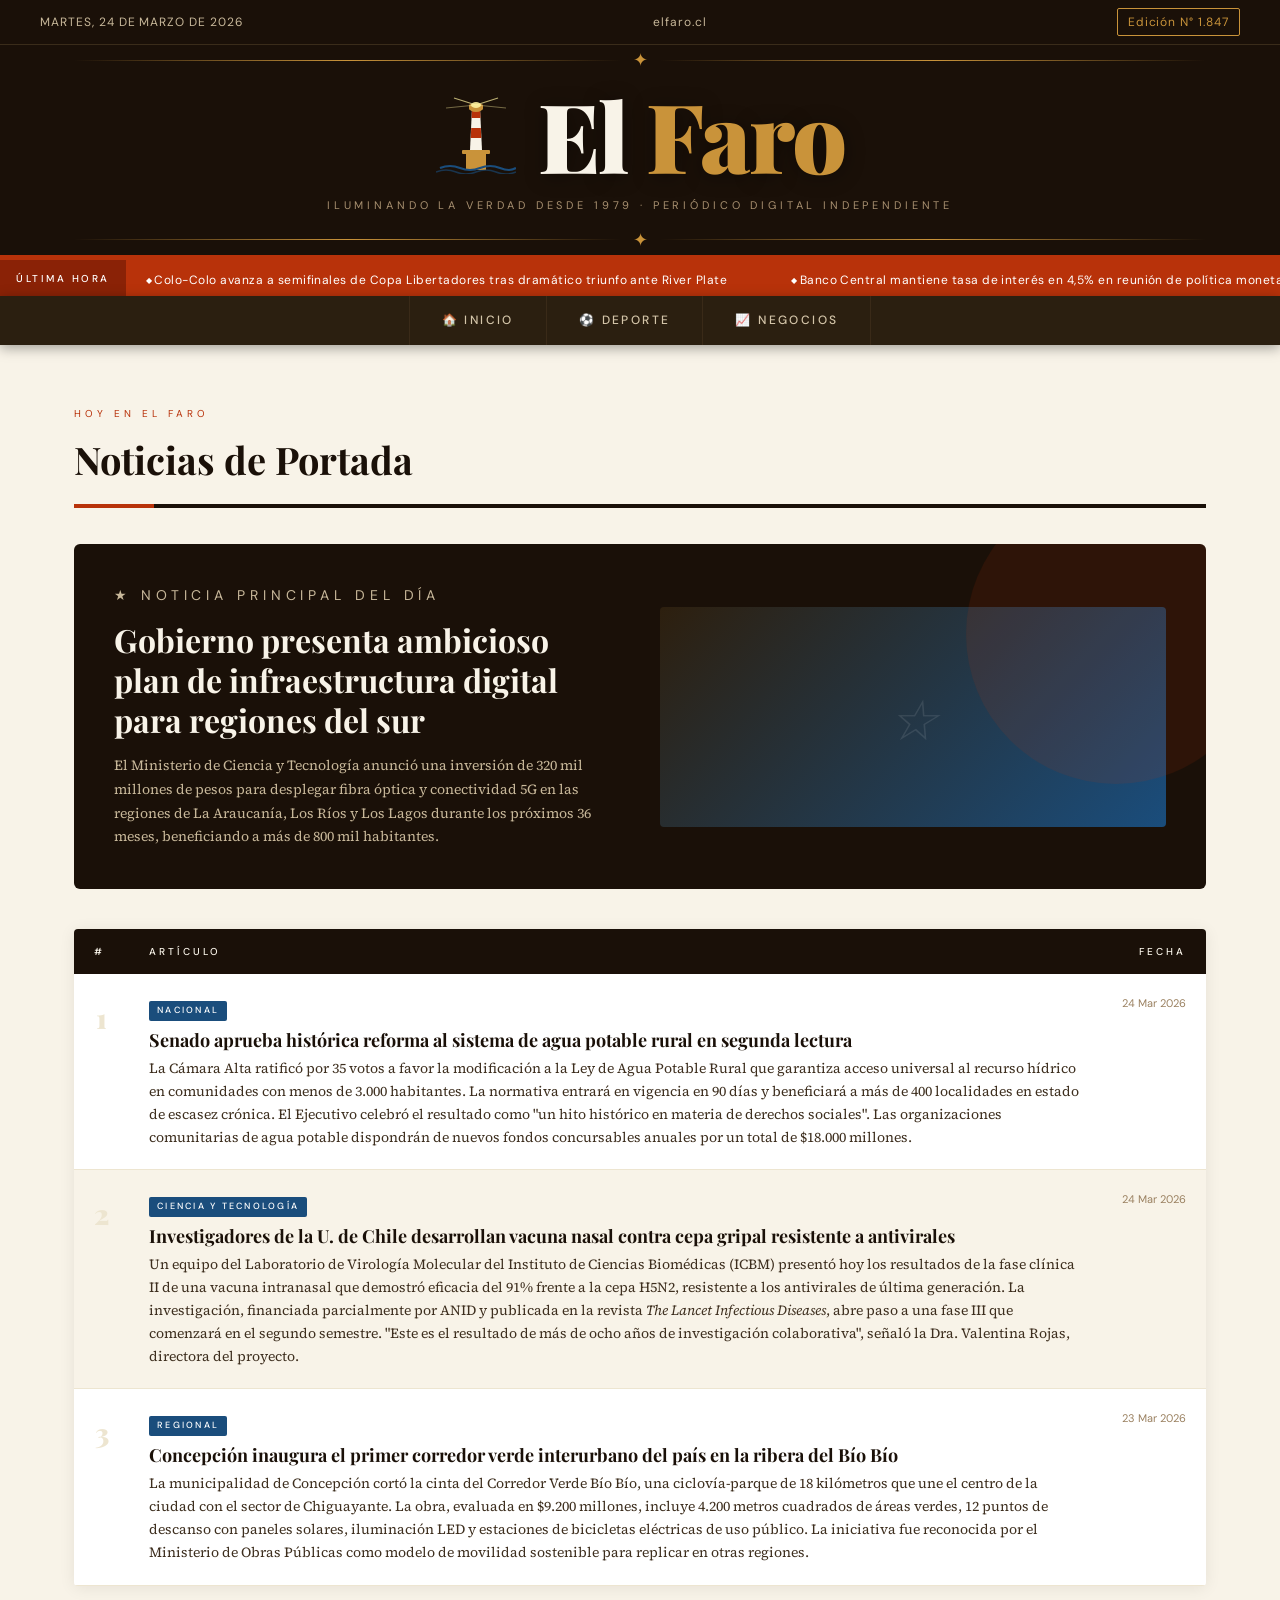
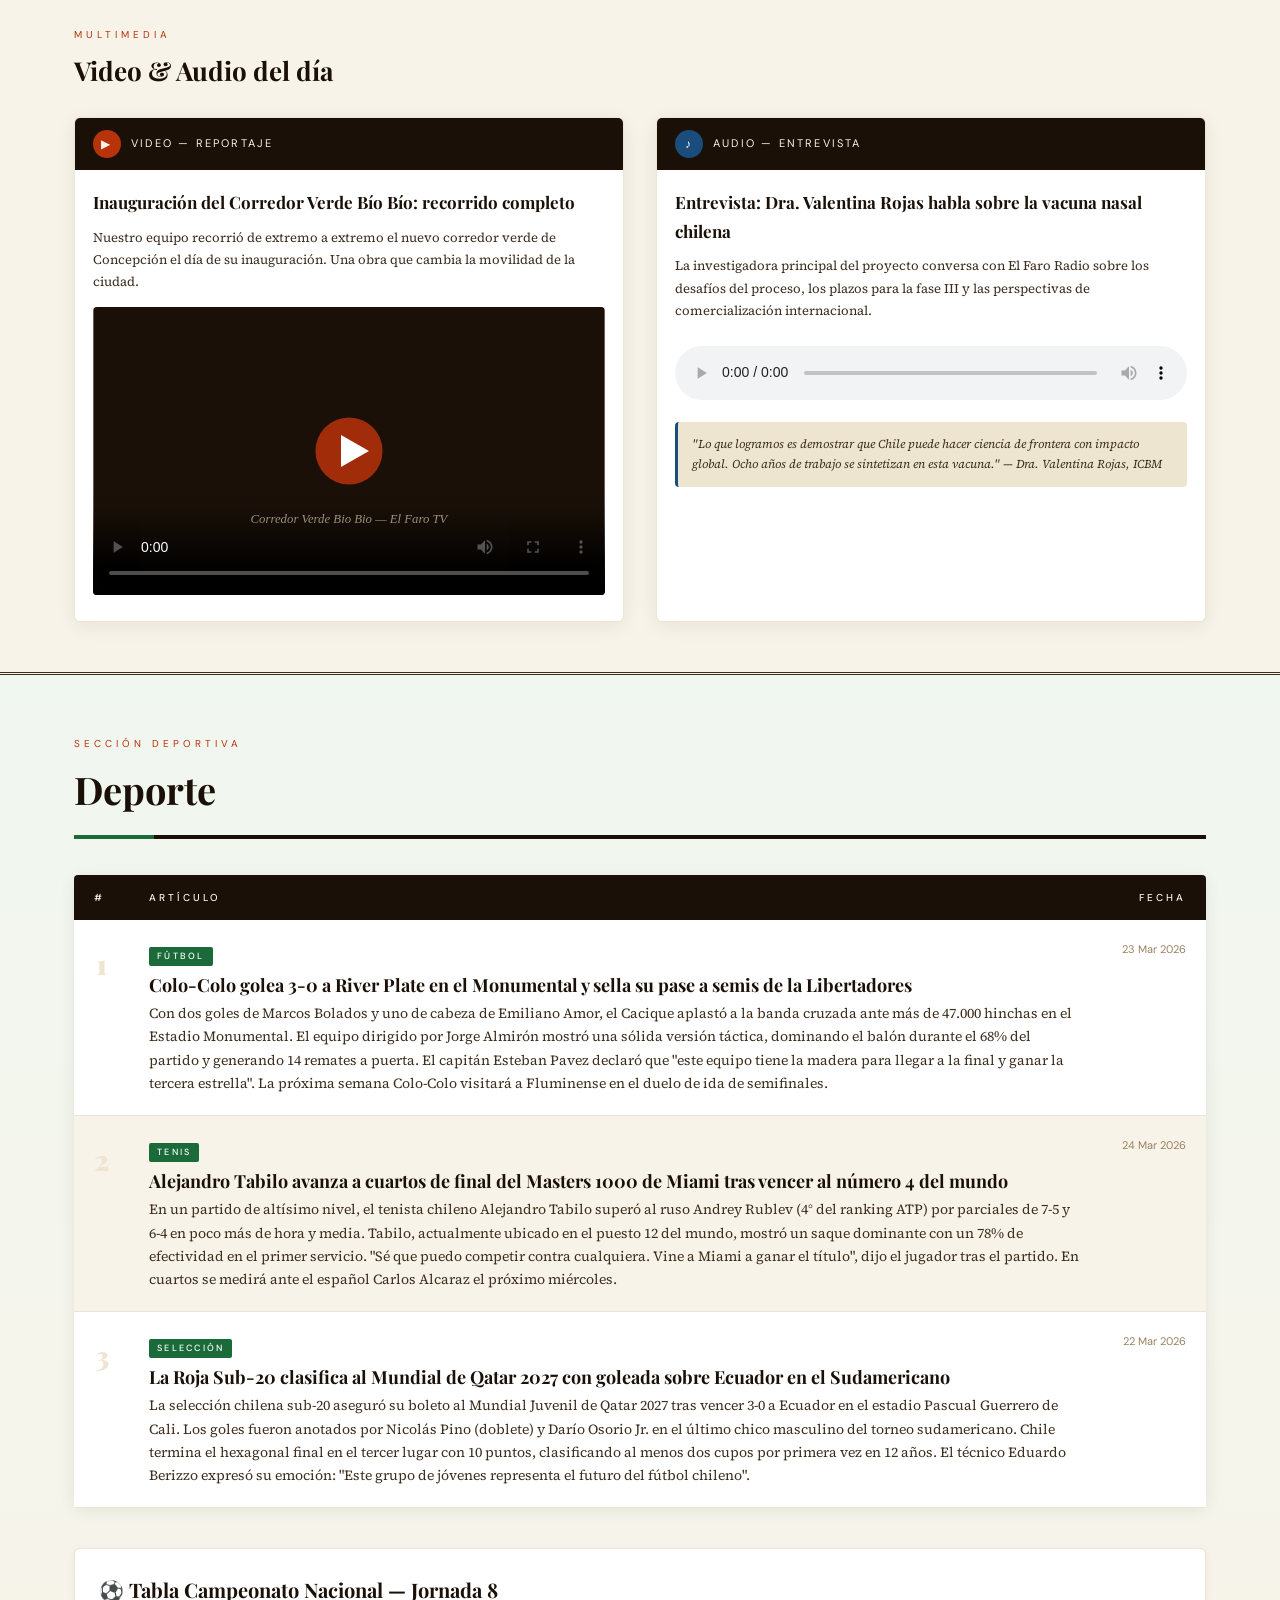
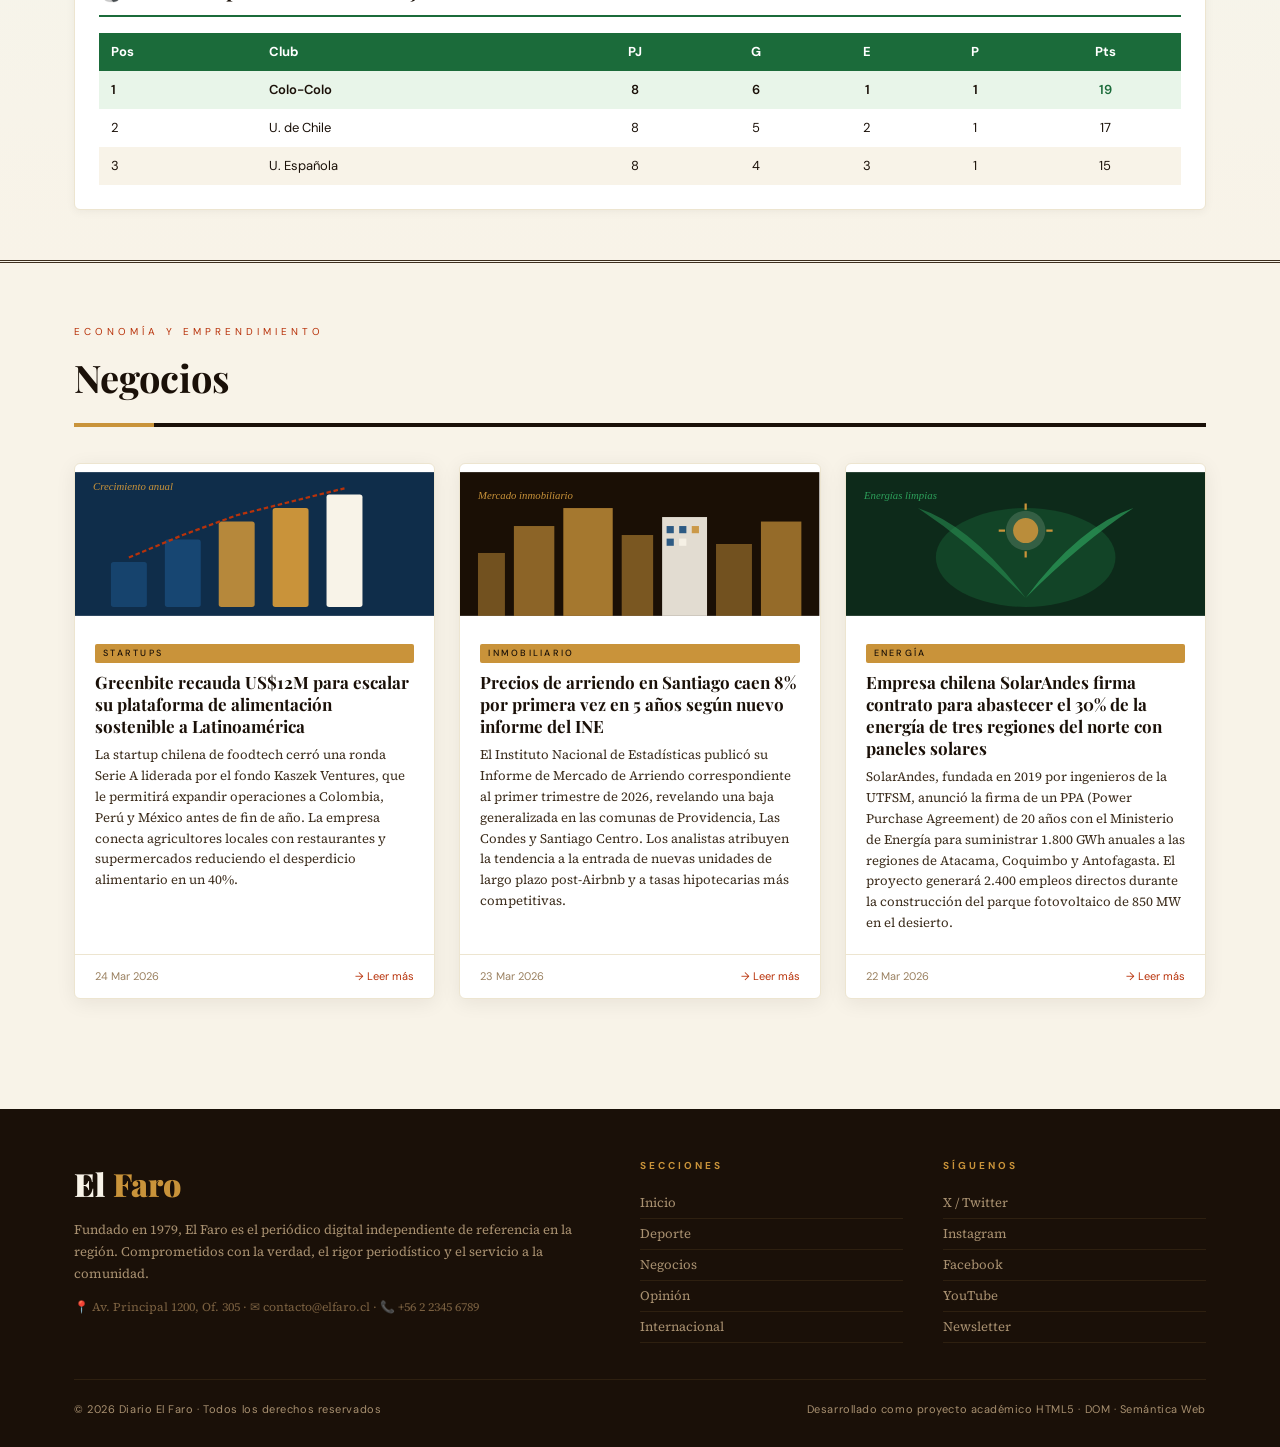
<file: APP_INTERNET/SEMANA02/el_faro_v2.html>
<!DOCTYPE html>
<html lang="es">
<head>
  <meta charset="UTF-8" />
  <meta name="viewport" content="width=device-width, initial-scale=1.0" />
  <title>El Faro — Periódico Digital</title>
  <link rel="preconnect" href="https://fonts.googleapis.com" />
  <link href="https://fonts.googleapis.com/css2?family=Playfair+Display:ital,wght@0,400;0,700;0,900;1,400&family=Source+Serif+4:ital,wght@0,300;0,400;0,600;1,300;1,400&family=DM+Sans:wght@300;400;500&display=swap" rel="stylesheet" />
  <style>
    /* ═══════════════════════════════════════════
       VARIABLES & RESET
    ═══════════════════════════════════════════ */
    :root {
      --ink:        #1a1008;
      --ink-soft:   #3d2e1e;
      --cream:      #f8f3e8;
      --cream-dark: #ede5d0;
      --accent:     #b8320a;
      --accent-2:   #1a4d7c;
      --gold:       #c9933a;
      --rule:       #2b1f10;
      --white:      #ffffff;
      --ff-head:    'Playfair Display', Georgia, serif;
      --ff-body:    'Source Serif 4', Georgia, serif;
      --ff-ui:      'DM Sans', sans-serif;
    }

    *, *::before, *::after { box-sizing: border-box; margin: 0; padding: 0; }

    html { scroll-behavior: smooth; }

    body {
      background: var(--cream);
      color: var(--ink);
      font-family: var(--ff-body);
      font-size: 16px;
      line-height: 1.7;
    }

    /* ═══════════════════════════════════════════
       HEADER / PORTADA
    ═══════════════════════════════════════════ */
    header {
      background: var(--ink);
      color: var(--cream);
      border-bottom: 5px solid var(--accent);
    }

    .header-top {
      display: flex;
      align-items: center;
      justify-content: space-between;
      padding: 8px 40px;
      font-family: var(--ff-ui);
      font-size: 12px;
      letter-spacing: 0.08em;
      border-bottom: 1px solid #3a2c1a;
      color: #c8b89a;
    }

    .header-date { text-transform: uppercase; }

    .header-edition { 
      padding: 3px 10px;
      border: 1px solid var(--gold);
      color: var(--gold);
      border-radius: 2px;
    }

    .header-main {
      display: flex;
      flex-direction: column;
      align-items: center;
      padding: 30px 40px 24px;
      gap: 10px;
    }

    .logo-wrapper {
      display: flex;
      align-items: center;
      gap: 22px;
    }

    /* SVG Logo inline */
    .logo-svg {
      width: 80px;
      height: 80px;
      flex-shrink: 0;
    }

    .header-title {
      font-family: var(--ff-head);
      font-size: clamp(52px, 8vw, 96px);
      font-weight: 900;
      letter-spacing: -2px;
      color: var(--cream);
      line-height: 1;
      text-shadow: 0 2px 20px rgba(0,0,0,0.4);
    }

    .header-title span { color: var(--gold); }

    .header-tagline {
      font-family: var(--ff-ui);
      font-size: 11px;
      letter-spacing: 0.35em;
      text-transform: uppercase;
      color: #a89070;
      margin-top: 4px;
    }

    /* Rule ornaments */
    .ornament-rule {
      width: 100%;
      display: flex;
      align-items: center;
      gap: 12px;
      color: var(--gold);
      font-size: 18px;
    }
    .ornament-rule::before,
    .ornament-rule::after {
      content: '';
      flex: 1;
      height: 1px;
      background: linear-gradient(to right, transparent, var(--gold), transparent);
    }

    /* ═══════════════════════════════════════════
       NAVIGATION
    ═══════════════════════════════════════════ */
    nav {
      background: var(--rule);
      position: sticky;
      top: 0;
      z-index: 100;
      box-shadow: 0 3px 12px rgba(0,0,0,0.35);
    }

    nav ul {
      display: flex;
      list-style: none;
      justify-content: center;
      gap: 0;
    }

    nav ul li a {
      display: block;
      padding: 14px 32px;
      font-family: var(--ff-ui);
      font-size: 12px;
      font-weight: 500;
      letter-spacing: 0.2em;
      text-transform: uppercase;
      color: #d4c5a9;
      text-decoration: none;
      border-right: 1px solid #3a2a18;
      transition: background 0.2s, color 0.2s;
    }

    nav ul li:first-child a { border-left: 1px solid #3a2a18; }

    nav ul li a:hover,
    nav ul li a.active {
      background: var(--accent);
      color: var(--white);
    }

    /* ═══════════════════════════════════════════
       LAYOUT WRAPPERS
    ═══════════════════════════════════════════ */
    .container {
      max-width: 1180px;
      margin: 0 auto;
      padding: 0 24px;
    }

    section {
      padding: 60px 0 50px;
    }

    section + section {
      border-top: 3px double var(--ink-soft);
    }

    /* ═══════════════════════════════════════════
       SECTION HEADERS
    ═══════════════════════════════════════════ */
    .section-label {
      font-family: var(--ff-ui);
      font-size: 10px;
      letter-spacing: 0.4em;
      text-transform: uppercase;
      color: var(--accent);
      margin-bottom: 6px;
    }

    .section-title {
      font-family: var(--ff-head);
      font-size: 38px;
      font-weight: 700;
      color: var(--ink);
      border-bottom: 4px solid var(--ink);
      padding-bottom: 12px;
      margin-bottom: 36px;
      position: relative;
    }

    .section-title::after {
      content: '';
      position: absolute;
      bottom: -4px;
      left: 0;
      width: 80px;
      height: 4px;
      background: var(--accent);
    }

    /* ═══════════════════════════════════════════
       NEWS TABLE
    ═══════════════════════════════════════════ */
    .news-table {
      width: 100%;
      border-collapse: collapse;
      font-family: var(--ff-body);
      margin-bottom: 40px;
      box-shadow: 0 2px 16px rgba(26,16,8,0.08);
      border-radius: 4px;
      overflow: hidden;
    }

    .news-table thead tr {
      background: var(--ink);
      color: var(--cream);
    }

    .news-table thead th {
      padding: 14px 20px;
      font-family: var(--ff-ui);
      font-size: 10px;
      letter-spacing: 0.3em;
      text-transform: uppercase;
      text-align: left;
      font-weight: 500;
    }

    .news-table thead th:last-child { text-align: right; }

    .news-table tbody tr {
      border-bottom: 1px solid var(--cream-dark);
      background: var(--white);
      transition: background 0.15s;
    }

    .news-table tbody tr:nth-child(even) { background: var(--cream); }
    .news-table tbody tr:hover { background: #f0e8d5; }

    .news-table td {
      padding: 20px;
      vertical-align: top;
    }

    .td-num {
      font-family: var(--ff-head);
      font-size: 28px;
      font-weight: 900;
      color: var(--cream-dark);
      width: 52px;
      text-align: center;
      padding-top: 22px;
    }

    .news-table tbody tr:hover .td-num { color: var(--accent); }

    .news-title-cell {
      font-family: var(--ff-head);
      font-size: 18px;
      font-weight: 700;
      line-height: 1.3;
      margin-bottom: 5px;
      color: var(--ink);
    }

    .news-category {
      display: inline-block;
      font-family: var(--ff-ui);
      font-size: 9px;
      letter-spacing: 0.25em;
      text-transform: uppercase;
      padding: 2px 8px;
      border-radius: 2px;
      font-weight: 500;
      margin-bottom: 8px;
    }

    .cat-general  { background: var(--accent-2); color: #fff; }
    .cat-deporte  { background: #1b6b3a; color: #fff; }
    .cat-negocios { background: var(--gold); color: var(--ink); }

    .news-text {
      font-size: 14px;
      line-height: 1.65;
      color: var(--ink-soft);
    }

    .td-date {
      font-family: var(--ff-ui);
      font-size: 11px;
      color: #9a8060;
      text-align: right;
      white-space: nowrap;
      padding-top: 24px;
      width: 90px;
    }

    /* ═══════════════════════════════════════════
       MEDIA (VIDEO & AUDIO)
    ═══════════════════════════════════════════ */
    .media-grid {
      display: grid;
      grid-template-columns: 1fr 1fr;
      gap: 32px;
      margin-top: 20px;
    }

    .media-card {
      background: var(--white);
      border: 1px solid var(--cream-dark);
      border-radius: 6px;
      overflow: hidden;
      box-shadow: 0 4px 20px rgba(26,16,8,0.07);
    }

    .media-card-header {
      background: var(--ink);
      color: var(--cream);
      padding: 12px 18px;
      display: flex;
      align-items: center;
      gap: 10px;
      font-family: var(--ff-ui);
      font-size: 11px;
      letter-spacing: 0.2em;
      text-transform: uppercase;
    }

    .media-card-header .icon {
      width: 28px; height: 28px;
      background: var(--accent);
      border-radius: 50%;
      display: flex; align-items: center; justify-content: center;
      font-size: 12px;
    }

    .media-card-body { padding: 18px; }

    .media-card-body h3 {
      font-family: var(--ff-head);
      font-size: 17px;
      margin-bottom: 10px;
      color: var(--ink);
    }

    .media-card-body p {
      font-size: 13px;
      color: var(--ink-soft);
      margin-bottom: 14px;
    }

    video, audio {
      width: 100%;
      border-radius: 4px;
      accent-color: var(--accent);
    }

    /* Fallback video placeholder */
    .video-placeholder {
      width: 100%;
      aspect-ratio: 16/9;
      background: linear-gradient(135deg, #1a1008 0%, #2d1f0e 50%, #1a1008 100%);
      border-radius: 4px;
      display: flex;
      flex-direction: column;
      align-items: center;
      justify-content: center;
      gap: 12px;
      position: relative;
      overflow: hidden;
    }

    .video-placeholder::before {
      content: '';
      position: absolute;
      inset: 0;
      background: 
        repeating-linear-gradient(0deg, transparent, transparent 2px, rgba(255,255,255,0.015) 2px, rgba(255,255,255,0.015) 4px);
    }

    .play-btn {
      width: 56px; height: 56px;
      background: var(--accent);
      border-radius: 50%;
      display: flex; align-items: center; justify-content: center;
      cursor: pointer;
      transition: transform 0.2s, background 0.2s;
      box-shadow: 0 4px 20px rgba(184,50,10,0.5);
    }

    .play-btn:hover { transform: scale(1.1); background: #d44010; }

    .play-btn svg { width: 20px; height: 20px; fill: white; margin-left: 4px; }

    .video-placeholder span {
      font-family: var(--ff-ui);
      font-size: 12px;
      letter-spacing: 0.15em;
      color: #c8b89a;
      text-transform: uppercase;
    }

    /* Audio custom player */
    .audio-placeholder {
      background: var(--cream-dark);
      border-radius: 4px;
      padding: 16px;
      display: flex;
      align-items: center;
      gap: 14px;
    }

    .audio-icon {
      width: 44px; height: 44px;
      background: var(--accent-2);
      border-radius: 50%;
      display: flex; align-items: center; justify-content: center;
      flex-shrink: 0;
    }

    .audio-icon svg { width: 18px; fill: white; }

    .audio-info { flex: 1; }

    .audio-info strong {
      display: block;
      font-family: var(--ff-ui);
      font-size: 13px;
      font-weight: 500;
      color: var(--ink);
      margin-bottom: 3px;
    }

    .audio-info small {
      font-family: var(--ff-ui);
      font-size: 11px;
      color: #7a6040;
    }

    /* ═══════════════════════════════════════════
       SECTION DEPORTE — banner accent
    ═══════════════════════════════════════════ */
    #deporte {
      background: linear-gradient(180deg, #f0f7f0 0%, var(--cream) 100%);
    }

    #deporte .section-title::after { background: #1b6b3a; }

    /* ═══════════════════════════════════════════
       SECTION NEGOCIOS
    ═══════════════════════════════════════════ */
    #negocios .section-title::after { background: var(--gold); }

    .biz-cards {
      display: grid;
      grid-template-columns: repeat(3, 1fr);
      gap: 24px;
    }

    .biz-card {
      background: var(--white);
      border-radius: 6px;
      overflow: hidden;
      box-shadow: 0 4px 20px rgba(26,16,8,0.07);
      border: 1px solid var(--cream-dark);
      display: flex;
      flex-direction: column;
      transition: transform 0.2s, box-shadow 0.2s;
    }

    .biz-card:hover {
      transform: translateY(-4px);
      box-shadow: 0 10px 32px rgba(26,16,8,0.13);
    }

    .biz-card-img {
      height: 160px;
      overflow: hidden;
      position: relative;
    }

    .biz-card-img svg { width: 100%; height: 100%; }

    .biz-card-body { padding: 20px; flex: 1; display: flex; flex-direction: column; gap: 8px; }

    .biz-card-body .news-category { margin-bottom: 0; }

    .biz-card-body h3 {
      font-family: var(--ff-head);
      font-size: 17px;
      font-weight: 700;
      line-height: 1.3;
      color: var(--ink);
    }

    .biz-card-body p {
      font-size: 13px;
      color: var(--ink-soft);
      line-height: 1.6;
      flex: 1;
    }

    .biz-card-footer {
      padding: 12px 20px;
      border-top: 1px solid var(--cream-dark);
      font-family: var(--ff-ui);
      font-size: 11px;
      color: #9a8060;
      display: flex;
      justify-content: space-between;
    }

    /* ═══════════════════════════════════════════
       FOOTER
    ═══════════════════════════════════════════ */
    footer {
      background: var(--ink);
      color: #a89070;
      padding: 48px 0 28px;
      margin-top: 60px;
    }

    .footer-inner {
      display: grid;
      grid-template-columns: 2fr 1fr 1fr;
      gap: 40px;
      margin-bottom: 36px;
    }

    .footer-brand .brand-name {
      font-family: var(--ff-head);
      font-size: 32px;
      font-weight: 900;
      color: var(--cream);
      margin-bottom: 8px;
    }

    .footer-brand .brand-name span { color: var(--gold); }

    .footer-brand p { font-size: 13px; line-height: 1.7; }

    .footer-col h4 {
      font-family: var(--ff-ui);
      font-size: 10px;
      letter-spacing: 0.3em;
      text-transform: uppercase;
      color: var(--gold);
      margin-bottom: 14px;
    }

    .footer-col ul { list-style: none; }

    .footer-col ul li {
      font-size: 13px;
      padding: 4px 0;
      border-bottom: 1px solid #2e2010;
    }

    .footer-col ul li a {
      color: #a89070;
      text-decoration: none;
      transition: color 0.2s;
    }

    .footer-col ul li a:hover { color: var(--cream); }

    .footer-bottom {
      border-top: 1px solid #2e2010;
      padding-top: 20px;
      display: flex;
      justify-content: space-between;
      font-family: var(--ff-ui);
      font-size: 11px;
      letter-spacing: 0.05em;
    }

    /* ═══════════════════════════════════════════
       HERO ARTICLE BANNER
    ═══════════════════════════════════════════ */
    .hero-banner {
      background: var(--ink);
      color: var(--cream);
      padding: 40px;
      margin-bottom: 40px;
      border-radius: 6px;
      display: grid;
      grid-template-columns: 1fr 1fr;
      gap: 40px;
      align-items: center;
      position: relative;
      overflow: hidden;
    }

    .hero-banner::before {
      content: '';
      position: absolute;
      right: -60px; top: -60px;
      width: 300px; height: 300px;
      border-radius: 50%;
      background: rgba(184,50,10,0.12);
    }

    .hero-banner-label {
      font-family: var(--ff-ui);
      font-size: 10px;
      letter-spacing: 0.35em;
      text-transform: uppercase;
      color: var(--accent);
      margin-bottom: 12px;
    }

    .hero-banner h2 {
      font-family: var(--ff-head);
      font-size: 32px;
      font-weight: 700;
      line-height: 1.25;
      margin-bottom: 14px;
    }

    .hero-banner p {
      font-size: 14px;
      line-height: 1.7;
      color: #c8b89a;
    }

    .hero-img-placeholder {
      height: 220px;
      background: linear-gradient(135deg, #2d1f0e, #1a4d7c);
      border-radius: 4px;
      display: flex;
      align-items: center;
      justify-content: center;
      font-family: var(--ff-head);
      font-size: 56px;
      font-style: italic;
      color: rgba(255,255,255,0.1);
    }

    /* ═══════════════════════════════════════════
       BREAKING NEWS TICKER
    ═══════════════════════════════════════════ */
    .ticker {
      background: var(--accent);
      color: white;
      display: flex;
      align-items: center;
      overflow: hidden;
      height: 36px;
    }

    .ticker-label {
      background: #8a2206;
      padding: 0 16px;
      font-family: var(--ff-ui);
      font-size: 10px;
      letter-spacing: 0.25em;
      text-transform: uppercase;
      height: 100%;
      display: flex;
      align-items: center;
      white-space: nowrap;
      font-weight: 500;
    }

    .ticker-track {
      flex: 1;
      overflow: hidden;
      padding: 0 20px;
    }

    .ticker-inner {
      display: inline-block;
      white-space: nowrap;
      animation: ticker-scroll 28s linear infinite;
      font-family: var(--ff-ui);
      font-size: 12px;
      letter-spacing: 0.04em;
    }

    .ticker-inner span { margin-right: 60px; }
    .ticker-inner span::before { content: '◆ '; font-size: 8px; vertical-align: middle; }

    @keyframes ticker-scroll {
      0%   { transform: translateX(100%); }
      100% { transform: translateX(-100%); }
    }
  </style>
</head>
<body>

<!-- ══════════════════════════════════════════════
     PORTADA / HEADER
══════════════════════════════════════════════ -->
<header>
  <div class="header-top">
    <span class="header-date">Martes, 24 de marzo de 2026</span>
    <span>elfaro.cl</span>
    <span class="header-edition">Edición N° 1.847</span>
  </div>

  <div class="header-main container">
    <div class="ornament-rule">✦</div>

    <div class="logo-wrapper">
      <!-- LOGO SVG creado desde cero -->
      <svg class="logo-svg" viewBox="0 0 80 80" xmlns="http://www.w3.org/2000/svg" role="img" aria-label="Logo El Faro">
        <!-- Base del faro -->
        <rect x="30" y="58" width="20" height="18" fill="#c9933a"/>
        <rect x="26" y="56" width="28" height="4" rx="1" fill="#c9933a"/>
        <!-- Torre del faro -->
        <polygon points="36,14 44,14 46,56 34,56" fill="#f8f3e8"/>
        <!-- Franjas -->
        <polygon points="36,14 44,14 44.5,24 35.5,24" fill="#b8320a"/>
        <polygon points="35.2,34 44.8,34 45.3,44 34.7,44" fill="#b8320a"/>
        <!-- Cúpula -->
        <ellipse cx="40" cy="14" rx="7" ry="4" fill="#c9933a"/>
        <rect x="33" y="10" width="14" height="6" rx="2" fill="#c9933a"/>
        <!-- Luz / destello -->
        <ellipse cx="40" cy="11" rx="5" ry="3" fill="#fff3a0" opacity="0.9"/>
        <!-- Rayos de luz -->
        <line x1="40" y1="11" x2="18" y2="4"  stroke="#fff3a0" stroke-width="1.2" opacity="0.7"/>
        <line x1="40" y1="11" x2="62" y2="4"  stroke="#fff3a0" stroke-width="1.2" opacity="0.7"/>
        <line x1="40" y1="11" x2="10" y2="14" stroke="#fff3a0" stroke-width="0.8" opacity="0.5"/>
        <line x1="40" y1="11" x2="70" y2="14" stroke="#fff3a0" stroke-width="0.8" opacity="0.5"/>
        <!-- Olas -->
        <path d="M4,74 Q14,70 24,74 Q34,78 44,74 Q54,70 64,74 Q74,78 80,74" fill="none" stroke="#1a4d7c" stroke-width="2.2"/>
        <path d="M0,78 Q10,74 20,78 Q30,82 40,78 Q50,74 60,78 Q70,82 80,78" fill="none" stroke="#1a4d7c" stroke-width="1.5" opacity="0.6"/>
      </svg>

      <h1 class="header-title">El <span>Faro</span></h1>
    </div>

    <p class="header-tagline">Iluminando la verdad desde 1979 · Periódico Digital Independiente</p>
    <div class="ornament-rule">✦</div>
  </div>
</header>

<!-- BREAKING NEWS TICKER -->
<div class="ticker">
  <div class="ticker-label">Última hora</div>
  <div class="ticker-track">
    <div class="ticker-inner">
      <span>Colo-Colo avanza a semifinales de Copa Libertadores tras dramático triunfo ante River Plate</span>
      <span>Banco Central mantiene tasa de interés en 4,5% en reunión de política monetaria</span>
      <span>La Roja Sub-20 clasifica al Mundial tras vencer 2-0 a Ecuador</span>
      <span>Startup chilena Greenbite levanta US$12 millones en ronda Serie A</span>
      <span>Municipio anuncia plan de renovación de infraestructura vial por $4.500 millones</span>
    </div>
  </div>
</div>

<!-- ══════════════════════════════════════════════
     NAVEGACIÓN
══════════════════════════════════════════════ -->
<nav role="navigation" aria-label="Menú principal">
  <ul>
    <li><a href="#inicio" class="active">🏠 Inicio</a></li>
    <li><a href="#deporte">⚽ Deporte</a></li>
    <li><a href="#negocios">📈 Negocios</a></li>
  </ul>
</nav>

<!-- ══════════════════════════════════════════════
     SECCIÓN INICIO — NOTICIAS GENERALES
══════════════════════════════════════════════ -->
<section id="inicio">
  <div class="container">
    <p class="section-label">Hoy en El Faro</p>
    <h2 class="section-title">Noticias de Portada</h2>

    <!-- Hero artículo destacado -->
    <div class="hero-banner" role="article">
      <div>
        <p class="hero-banner-label">&#9733; Noticia principal del día</p>
        <h2>Gobierno presenta ambicioso plan de infraestructura digital para regiones del sur</h2>
        <p>
          El Ministerio de Ciencia y Tecnología anunció una inversión de 320 mil millones de pesos para desplegar fibra óptica y conectividad 5G en las regiones de La Araucanía, Los Ríos y Los Lagos durante los próximos 36 meses, beneficiando a más de 800 mil habitantes.
        </p>
      </div>
      <div class="hero-img-placeholder" aria-hidden="true">☆</div>
    </div>

    <!-- TABLA DE NOTICIAS GENERALES -->
    <table class="news-table" aria-label="Tabla de noticias generales">
      <thead>
        <tr>
          <th>#</th>
          <th>Artículo</th>
          <th style="text-align:right">Fecha</th>
        </tr>
      </thead>
      <tbody>

        <!-- Noticia 1 -->
        <tr>
          <td class="td-num">1</td>
          <td>
            <div>
              <span class="news-category cat-general">Nacional</span>
            </div>
            <div class="news-title-cell">Senado aprueba histórica reforma al sistema de agua potable rural en segunda lectura</div>
            <div class="news-text">
              La Cámara Alta ratificó por 35 votos a favor la modificación a la Ley de Agua Potable Rural que garantiza acceso universal al recurso hídrico en comunidades con menos de 3.000 habitantes. La normativa entrará en vigencia en 90 días y beneficiará a más de 400 localidades en estado de escasez crónica. El Ejecutivo celebró el resultado como "un hito histórico en materia de derechos sociales". Las organizaciones comunitarias de agua potable dispondrán de nuevos fondos concursables anuales por un total de $18.000 millones.
            </div>
          </td>
          <td class="td-date">24 Mar 2026</td>
        </tr>

        <!-- Noticia 2 -->
        <tr>
          <td class="td-num">2</td>
          <td>
            <div>
              <span class="news-category cat-general">Ciencia y Tecnología</span>
            </div>
            <div class="news-title-cell">Investigadores de la U. de Chile desarrollan vacuna nasal contra cepa gripal resistente a antivirales</div>
            <div class="news-text">
              Un equipo del Laboratorio de Virología Molecular del Instituto de Ciencias Biomédicas (ICBM) presentó hoy los resultados de la fase clínica II de una vacuna intranasal que demostró eficacia del 91% frente a la cepa H5N2, resistente a los antivirales de última generación. La investigación, financiada parcialmente por ANID y publicada en la revista <em>The Lancet Infectious Diseases</em>, abre paso a una fase III que comenzará en el segundo semestre. "Este es el resultado de más de ocho años de investigación colaborativa", señaló la Dra. Valentina Rojas, directora del proyecto.
            </div>
          </td>
          <td class="td-date">24 Mar 2026</td>
        </tr>

        <!-- Noticia 3 -->
        <tr>
          <td class="td-num">3</td>
          <td>
            <div>
              <span class="news-category cat-general">Regional</span>
            </div>
            <div class="news-title-cell">Concepción inaugura el primer corredor verde interurbano del país en la ribera del Bío Bío</div>
            <div class="news-text">
              La municipalidad de Concepción cortó la cinta del Corredor Verde Bío Bío, una ciclovía-parque de 18 kilómetros que une el centro de la ciudad con el sector de Chiguayante. La obra, evaluada en $9.200 millones, incluye 4.200 metros cuadrados de áreas verdes, 12 puntos de descanso con paneles solares, iluminación LED y estaciones de bicicletas eléctricas de uso público. La iniciativa fue reconocida por el Ministerio de Obras Públicas como modelo de movilidad sostenible para replicar en otras regiones.
            </div>
          </td>
          <td class="td-date">23 Mar 2026</td>
        </tr>

      </tbody>
    </table>

    <!-- MULTIMEDIA -->
    <p class="section-label">Multimedia</p>
    <h3 style="font-family:var(--ff-head);font-size:26px;margin-bottom:24px;">Video &amp; Audio del día</h3>

    <div class="media-grid">

      <!-- VIDEO -->
      <div class="media-card">
        <div class="media-card-header">
          <div class="icon">▶</div>
          <span>Video — Reportaje</span>
        </div>
        <div class="media-card-body">
          <h3>Inauguración del Corredor Verde Bío Bío: recorrido completo</h3>
          <p>Nuestro equipo recorrió de extremo a extremo el nuevo corredor verde de Concepción el día de su inauguración. Una obra que cambia la movilidad de la ciudad.</p>

          <!-- Video HTML5 con poster y fuentes de ejemplo -->
            <video
            controls
            preload="metadata"
            poster="data:image/svg+xml,%3Csvg xmlns='http://www.w3.org/2000/svg' viewBox='0 0 640 360'%3E%3Crect width='640' height='360' fill='%231a1008'/%3E%3Ccircle cx='320' cy='180' r='42' fill='%23b8320a' opacity='.85'/%3E%3Cpolygon points='310,160 310,200 345,180' fill='white'/%3E%3Ctext x='320' y='270' text-anchor='middle' fill='%23c8b89a' font-family='serif' font-size='16' font-style='italic'%3ECorredor Verde Bio Bio — El Faro TV%3C/text%3E%3C/svg%3E"
            aria-label="Video: Inauguración del Corredor Verde Bío Bío"
            style="border-radius:4px;"
            >
            <source src="https://woolyss.com/f/vp9-vorbis-spring.webm" type="video/webm">
            <!-- En producción se agregarían aquí los archivos de video reales -->
            <!-- <source src="videos/corredor-verde.mp4" type="video/mp4"> -->
            <!-- <source src="videos/corredor-verde.webm" type="video/webm"> -->
            <p>Tu navegador no soporta el elemento de video. <a href="https://woolyss.com/f/vp9-vorbis-spring.webm">Descarga el video</a>.</p>
            </video>
        </div>
      </div>

      <!-- AUDIO -->
      <div class="media-card">
        <div class="media-card-header">
          <div class="icon" style="background:var(--accent-2)">♪</div>
          <span>Audio — Entrevista</span>
        </div>
        <div class="media-card-body">
          <h3>Entrevista: Dra. Valentina Rojas habla sobre la vacuna nasal chilena</h3>
          <p>La investigadora principal del proyecto conversa con El Faro Radio sobre los desafíos del proceso, los plazos para la fase III y las perspectivas de comercialización internacional.</p>

            <!-- Reproductor de audio HTML5 -->
            <audio
            controls
            preload="metadata"
            aria-label="Audio: Entrevista con la Dra. Valentina Rojas"
            style="width:100%; margin-top:10px;"
            >
            <!-- Fuente de audio añadida -->
            <source src="https://woolyss.com/f/audio-sample.mp3" type="audio/mpeg">
            <!-- En producción se agregarían los archivos de audio locales/alternativos -->
            <!-- <source src="audio/entrevista-rojas.ogg" type="audio/ogg"> -->
            <p>Tu navegador no soporta el elemento de audio. <a href="https://woolyss.com/f/audio-sample.mp3">Descarga el audio</a>.</p>
            </audio>

          <div style="margin-top:14px; padding:12px 14px; background:var(--cream-dark); border-radius:4px; border-left:3px solid var(--accent-2);">
            <p style="font-size:12px; color:var(--ink-soft); font-style:italic; margin:0;">
              "Lo que logramos es demostrar que Chile puede hacer ciencia de frontera con impacto global. Ocho años de trabajo se sintetizan en esta vacuna." — Dra. Valentina Rojas, ICBM
            </p>
          </div>
        </div>
      </div>

    </div><!-- /media-grid -->
  </div>
</section>


<!-- ══════════════════════════════════════════════
     SECCIÓN DEPORTE
══════════════════════════════════════════════ -->
<section id="deporte">
  <div class="container">
    <p class="section-label">Sección deportiva</p>
    <h2 class="section-title">Deporte</h2>

    <table class="news-table" aria-label="Tabla de noticias deportivas">
      <thead>
        <tr>
          <th>#</th>
          <th>Artículo</th>
          <th style="text-align:right">Fecha</th>
        </tr>
      </thead>
      <tbody>

        <!-- Deporte 1 -->
        <tr>
          <td class="td-num">1</td>
          <td>
            <div>
              <span class="news-category cat-deporte">Fútbol</span>
            </div>
            <div class="news-title-cell">Colo-Colo golea 3-0 a River Plate en el Monumental y sella su pase a semis de la Libertadores</div>
            <div class="news-text">
              Con dos goles de Marcos Bolados y uno de cabeza de Emiliano Amor, el Cacique aplastó a la banda cruzada ante más de 47.000 hinchas en el Estadio Monumental. El equipo dirigido por Jorge Almirón mostró una sólida versión táctica, dominando el balón durante el 68% del partido y generando 14 remates a puerta. El capitán Esteban Pavez declaró que "este equipo tiene la madera para llegar a la final y ganar la tercera estrella". La próxima semana Colo-Colo visitará a Fluminense en el duelo de ida de semifinales.
            </div>
          </td>
          <td class="td-date">23 Mar 2026</td>
        </tr>

        <!-- Deporte 2 -->
        <tr>
          <td class="td-num">2</td>
          <td>
            <div>
              <span class="news-category cat-deporte">Tenis</span>
            </div>
            <div class="news-title-cell">Alejandro Tabilo avanza a cuartos de final del Masters 1000 de Miami tras vencer al número 4 del mundo</div>
            <div class="news-text">
              En un partido de altísimo nivel, el tenista chileno Alejandro Tabilo superó al ruso Andrey Rublev (4° del ranking ATP) por parciales de 7-5 y 6-4 en poco más de hora y media. Tabilo, actualmente ubicado en el puesto 12 del mundo, mostró un saque dominante con un 78% de efectividad en el primer servicio. "Sé que puedo competir contra cualquiera. Vine a Miami a ganar el título", dijo el jugador tras el partido. En cuartos se medirá ante el español Carlos Alcaraz el próximo miércoles.
            </div>
          </td>
          <td class="td-date">24 Mar 2026</td>
        </tr>

        <!-- Deporte 3 -->
        <tr>
          <td class="td-num">3</td>
          <td>
            <div>
              <span class="news-category cat-deporte">Selección</span>
            </div>
            <div class="news-title-cell">La Roja Sub-20 clasifica al Mundial de Qatar 2027 con goleada sobre Ecuador en el Sudamericano</div>
            <div class="news-text">
              La selección chilena sub-20 aseguró su boleto al Mundial Juvenil de Qatar 2027 tras vencer 3-0 a Ecuador en el estadio Pascual Guerrero de Cali. Los goles fueron anotados por Nicolás Pino (doblete) y Darío Osorio Jr. en el último chico masculino del torneo sudamericano. Chile termina el hexagonal final en el tercer lugar con 10 puntos, clasificando al menos dos cupos por primera vez en 12 años. El técnico Eduardo Berizzo expresó su emoción: "Este grupo de jóvenes representa el futuro del fútbol chileno".
            </div>
          </td>
          <td class="td-date">22 Mar 2026</td>
        </tr>

      </tbody>
    </table>

    <!-- Tabla de posiciones como bonus -->
    <div style="background:var(--white); border:1px solid var(--cream-dark); border-radius:6px; padding:24px; box-shadow:0 2px 10px rgba(0,0,0,0.05);">
      <h3 style="font-family:var(--ff-head); font-size:20px; margin-bottom:16px; color:var(--ink); border-bottom:2px solid #1b6b3a; padding-bottom:8px;">⚽ Tabla Campeonato Nacional — Jornada 8</h3>
      <table style="width:100%; border-collapse:collapse; font-size:13px; font-family:var(--ff-ui);">
        <thead>
          <tr style="background:#1b6b3a; color:white;">
            <th style="padding:8px 12px; text-align:left;">Pos</th>
            <th style="padding:8px 12px; text-align:left;">Club</th>
            <th style="padding:8px 12px; text-align:center;">PJ</th>
            <th style="padding:8px 12px; text-align:center;">G</th>
            <th style="padding:8px 12px; text-align:center;">E</th>
            <th style="padding:8px 12px; text-align:center;">P</th>
            <th style="padding:8px 12px; text-align:center;">Pts</th>
          </tr>
        </thead>
        <tbody>
          <tr style="background:#e8f5e9; font-weight:600;">
            <td style="padding:8px 12px;">1</td><td style="padding:8px 12px;">Colo-Colo</td><td style="padding:8px 12px; text-align:center;">8</td><td style="padding:8px 12px; text-align:center;">6</td><td style="padding:8px 12px; text-align:center;">1</td><td style="padding:8px 12px; text-align:center;">1</td><td style="padding:8px 12px; text-align:center; color:#1b6b3a;">19</td>
          </tr>
          <tr>
            <td style="padding:8px 12px;">2</td><td style="padding:8px 12px;">U. de Chile</td><td style="padding:8px 12px; text-align:center;">8</td><td style="padding:8px 12px; text-align:center;">5</td><td style="padding:8px 12px; text-align:center;">2</td><td style="padding:8px 12px; text-align:center;">1</td><td style="padding:8px 12px; text-align:center;">17</td>
          </tr>
          <tr style="background:#f8f3e8;">
            <td style="padding:8px 12px;">3</td><td style="padding:8px 12px;">U. Española</td><td style="padding:8px 12px; text-align:center;">8</td><td style="padding:8px 12px; text-align:center;">4</td><td style="padding:8px 12px; text-align:center;">3</td><td style="padding:8px 12px; text-align:center;">1</td><td style="padding:8px 12px; text-align:center;">15</td>
          </tr>
        </tbody>
      </table>
    </div>

  </div>
</section>


<!-- ══════════════════════════════════════════════
     SECCIÓN NEGOCIOS
══════════════════════════════════════════════ -->
<section id="negocios">
  <div class="container">
    <p class="section-label">Economía y emprendimiento</p>
    <h2 class="section-title">Negocios</h2>

    <div class="biz-cards">

      <!-- Negocio 1 -->
      <article class="biz-card">
        <div class="biz-card-img">
          <!-- Ilustración SVG inline representativa -->
          <svg viewBox="0 0 400 160" xmlns="http://www.w3.org/2000/svg">
            <rect width="400" height="160" fill="#0f2d4a"/>
            <!-- gráfico de barras estilizado -->
            <rect x="40"  y="100" width="40" height="50" rx="3" fill="#1a4d7c" opacity=".7"/>
            <rect x="100" y="75"  width="40" height="75" rx="3" fill="#1a4d7c" opacity=".8"/>
            <rect x="160" y="55"  width="40" height="95" rx="3" fill="#c9933a" opacity=".9"/>
            <rect x="220" y="40"  width="40" height="110" rx="3" fill="#c9933a"/>
            <rect x="280" y="25"  width="40" height="125" rx="3" fill="#f8f3e8"/>
            <!-- línea de tendencia -->
            <polyline points="60,95 120,70 180,48 240,33 300,18" fill="none" stroke="#b8320a" stroke-width="2.5" stroke-dasharray="5,3"/>
            <text x="20" y="20" fill="#c9933a" font-size="12" font-family="serif" font-style="italic">Crecimiento anual</text>
          </svg>
        </div>
        <div class="biz-card-body">
          <span class="news-category cat-negocios">Startups</span>
          <h3>Greenbite recauda US$12M para escalar su plataforma de alimentación sostenible a Latinoamérica</h3>
          <p>La startup chilena de foodtech cerró una ronda Serie A liderada por el fondo Kaszek Ventures, que le permitirá expandir operaciones a Colombia, Perú y México antes de fin de año. La empresa conecta agricultores locales con restaurantes y supermercados reduciendo el desperdicio alimentario en un 40%.</p>
        </div>
        <div class="biz-card-footer">
          <span>24 Mar 2026</span>
          <span style="color:var(--accent);">→ Leer más</span>
        </div>
      </article>

      <!-- Negocio 2 -->
      <article class="biz-card">
        <div class="biz-card-img">
          <svg viewBox="0 0 400 160" xmlns="http://www.w3.org/2000/svg">
            <rect width="400" height="160" fill="#1a0f05"/>
            <!-- edificios / skyline -->
            <rect x="20"  y="90"  width="30" height="70" fill="#c9933a" opacity=".5"/>
            <rect x="60"  y="60"  width="45" height="100" fill="#c9933a" opacity=".65"/>
            <rect x="115" y="40"  width="55" height="120" fill="#c9933a" opacity=".8"/>
            <rect x="180" y="70"  width="35" height="90"  fill="#c9933a" opacity=".55"/>
            <rect x="225" y="50"  width="50" height="110" fill="#f8f3e8" opacity=".9"/>
            <rect x="285" y="80"  width="40" height="80"  fill="#c9933a" opacity=".5"/>
            <rect x="335" y="55"  width="45" height="105" fill="#c9933a" opacity=".7"/>
            <!-- ventanas -->
            <rect x="230" y="60"  width="8" height="8" fill="#1a4d7c" opacity=".9"/>
            <rect x="244" y="60"  width="8" height="8" fill="#1a4d7c" opacity=".9"/>
            <rect x="258" y="60"  width="8" height="8" fill="#c9933a" opacity=".9"/>
            <rect x="230" y="74"  width="8" height="8" fill="#1a4d7c" opacity=".9"/>
            <rect x="244" y="74"  width="8" height="8" fill="#f8f3e8" opacity=".9"/>
            <text x="20" y="30" fill="#c9933a" font-size="12" font-family="serif" font-style="italic">Mercado inmobiliario</text>
          </svg>
        </div>
        <div class="biz-card-body">
          <span class="news-category cat-negocios">Inmobiliario</span>
          <h3>Precios de arriendo en Santiago caen 8% por primera vez en 5 años según nuevo informe del INE</h3>
          <p>El Instituto Nacional de Estadísticas publicó su Informe de Mercado de Arriendo correspondiente al primer trimestre de 2026, revelando una baja generalizada en las comunas de Providencia, Las Condes y Santiago Centro. Los analistas atribuyen la tendencia a la entrada de nuevas unidades de largo plazo post-Airbnb y a tasas hipotecarias más competitivas.</p>
        </div>
        <div class="biz-card-footer">
          <span>23 Mar 2026</span>
          <span style="color:var(--accent);">→ Leer más</span>
        </div>
      </article>

      <!-- Negocio 3 -->
      <article class="biz-card">
        <div class="biz-card-img">
          <svg viewBox="0 0 400 160" xmlns="http://www.w3.org/2000/svg">
            <rect width="400" height="160" fill="#0d2a1a"/>
            <!-- hoja/planta estilizada → energía verde -->
            <ellipse cx="200" cy="95" rx="100" ry="55" fill="#1b6b3a" opacity=".4"/>
            <path d="M200,140 Q260,80 320,40 Q260,60 200,140 Z" fill="#2d9e5a" opacity=".7"/>
            <path d="M200,140 Q140,80 80,40 Q140,60 200,140 Z" fill="#2d9e5a" opacity=".5"/>
            <circle cx="200" cy="65" r="22" fill="#f8f3e8" opacity=".15"/>
            <!-- sol -->
            <circle cx="200" cy="65" r="14" fill="#c9933a" opacity=".9"/>
            <line x1="200" y1="42" x2="200" y2="35" stroke="#c9933a" stroke-width="2.5"/>
            <line x1="200" y1="88" x2="200" y2="95" stroke="#c9933a" stroke-width="2.5"/>
            <line x1="177" y1="65" x2="170" y2="65" stroke="#c9933a" stroke-width="2.5"/>
            <line x1="223" y1="65" x2="230" y2="65" stroke="#c9933a" stroke-width="2.5"/>
            <text x="20" y="30" fill="#2d9e5a" font-size="12" font-family="serif" font-style="italic">Energías limpias</text>
          </svg>
        </div>
        <div class="biz-card-body">
          <span class="news-category cat-negocios">Energía</span>
          <h3>Empresa chilena SolarAndes firma contrato para abastecer el 30% de la energía de tres regiones del norte con paneles solares</h3>
          <p>SolarAndes, fundada en 2019 por ingenieros de la UTFSM, anunció la firma de un PPA (Power Purchase Agreement) de 20 años con el Ministerio de Energía para suministrar 1.800 GWh anuales a las regiones de Atacama, Coquimbo y Antofagasta. El proyecto generará 2.400 empleos directos durante la construcción del parque fotovoltaico de 850 MW en el desierto.</p>
        </div>
        <div class="biz-card-footer">
          <span>22 Mar 2026</span>
          <span style="color:var(--accent);">→ Leer más</span>
        </div>
      </article>

    </div><!-- /biz-cards -->

  </div>
</section>


<!-- ══════════════════════════════════════════════
     FOOTER
══════════════════════════════════════════════ -->
<footer role="contentinfo">
  <div class="container">
    <div class="footer-inner">
      <div class="footer-brand">
        <div class="brand-name">El <span>Faro</span></div>
        <p>Fundado en 1979, El Faro es el periódico digital independiente de referencia en la región. Comprometidos con la verdad, el rigor periodístico y el servicio a la comunidad.</p>
        <p style="margin-top:12px; font-size:12px; color:#7a6040;">📍 Av. Principal 1200, Of. 305 · ✉ contacto@elfaro.cl · 📞 +56 2 2345 6789</p>
      </div>
      <div class="footer-col">
        <h4>Secciones</h4>
        <ul>
          <li><a href="#inicio">Inicio</a></li>
          <li><a href="#deporte">Deporte</a></li>
          <li><a href="#negocios">Negocios</a></li>
          <li><a href="#">Opinión</a></li>
          <li><a href="#">Internacional</a></li>
        </ul>
      </div>
      <div class="footer-col">
        <h4>Síguenos</h4>
        <ul>
          <li><a href="#">X / Twitter</a></li>
          <li><a href="#">Instagram</a></li>
          <li><a href="#">Facebook</a></li>
          <li><a href="#">YouTube</a></li>
          <li><a href="#">Newsletter</a></li>
        </ul>
      </div>
    </div>
    <div class="footer-bottom">
      <span>© 2026 Diario El Faro · Todos los derechos reservados</span>
      <span>Desarrollado como proyecto académico HTML5 · DOM · Semántica Web</span>
    </div>
  </div>
</footer>

<!-- ══════════════════════════════════════════════
     JavaScript: Navegación activa al hacer scroll
══════════════════════════════════════════════ -->
<script>
  // Resaltar item de menú activo según la sección visible
  const sections = document.querySelectorAll('section[id]');
  const navLinks = document.querySelectorAll('nav ul li a');

  function updateActiveLink() {
    let current = '';
    sections.forEach(section => {
      const sectionTop = section.offsetTop - 80;
      if (window.scrollY >= sectionTop) {
        current = section.getAttribute('id');
      }
    });
    navLinks.forEach(link => {
      link.classList.remove('active');
      if (link.getAttribute('href') === '#' + current) {
        link.classList.add('active');
      }
    });
  }

  window.addEventListener('scroll', updateActiveLink);
  updateActiveLink();

  // Smooth scroll para navegación
  navLinks.forEach(link => {
    link.addEventListener('click', e => {
      e.preventDefault();
      const target = document.querySelector(link.getAttribute('href'));
      if (target) {
        target.scrollIntoView({ behavior: 'smooth', block: 'start' });
      }
    });
  });
</script>

</body>
</html>
</file>
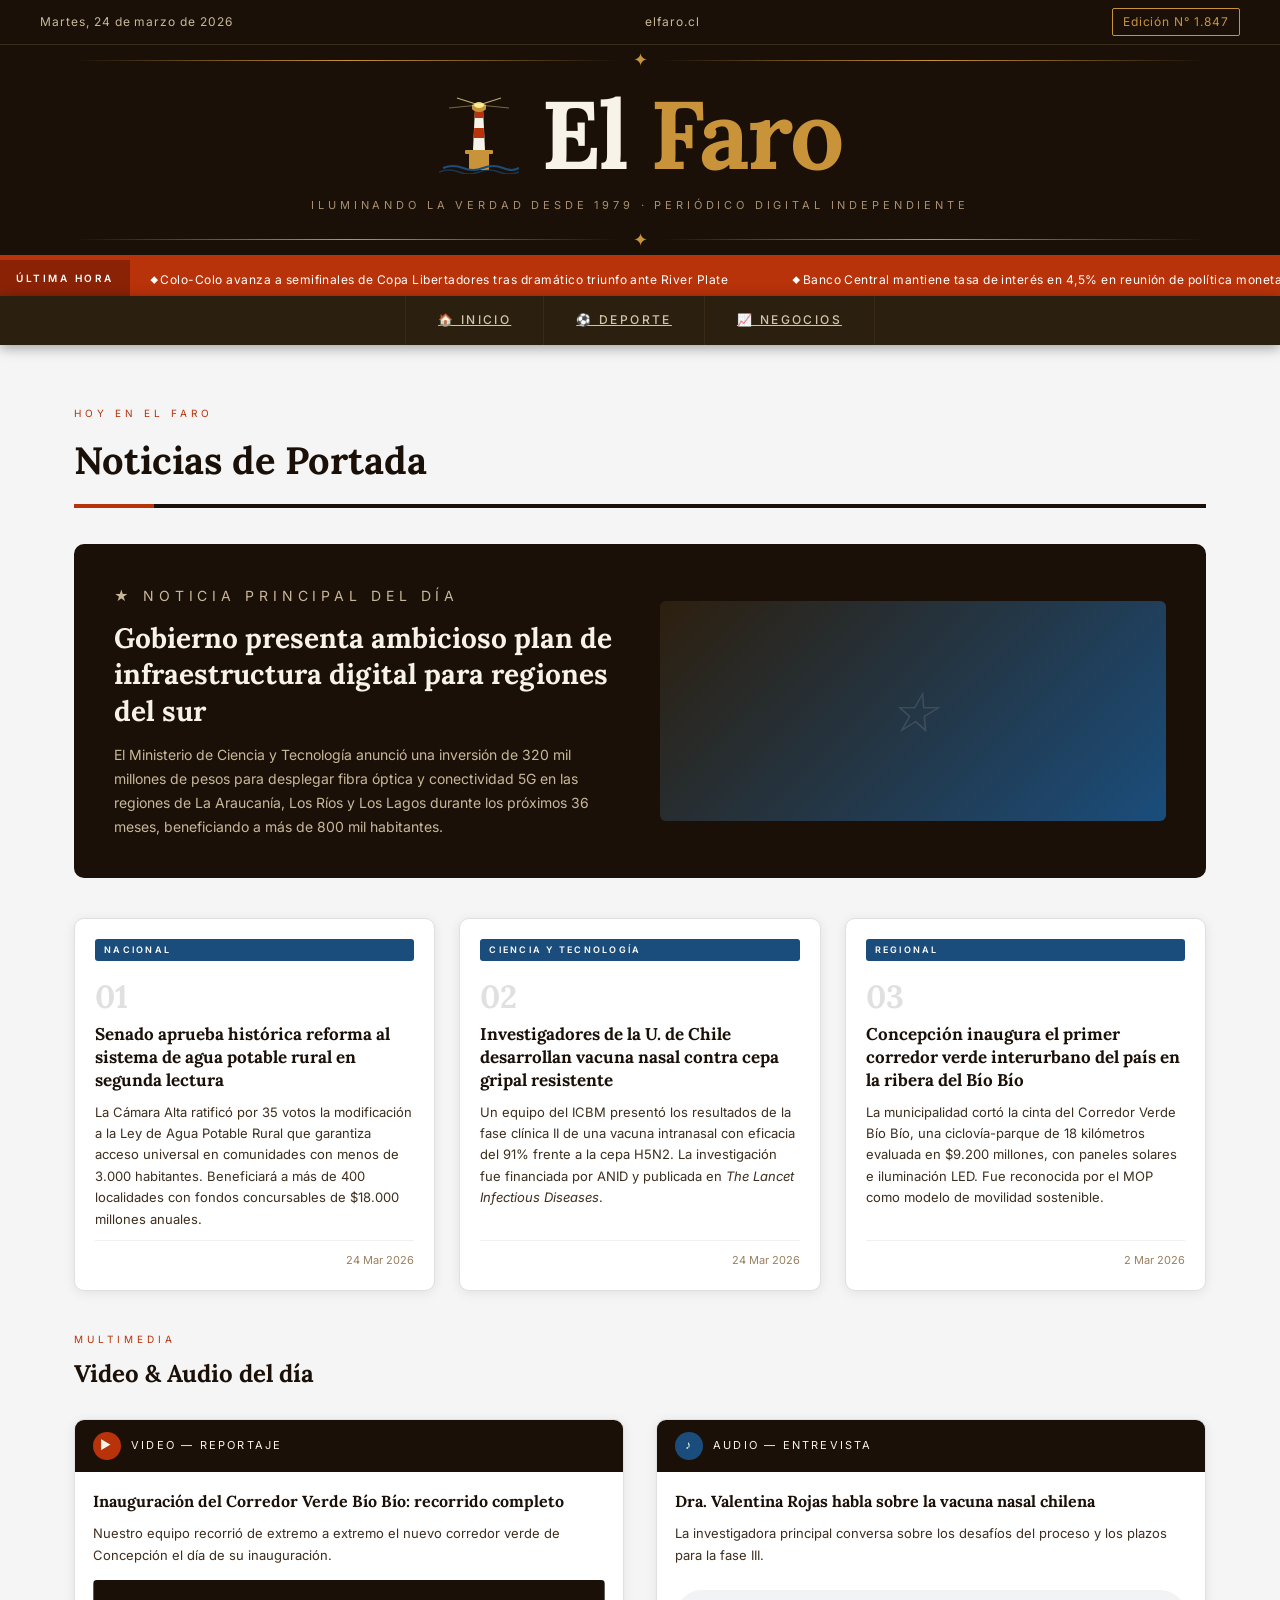
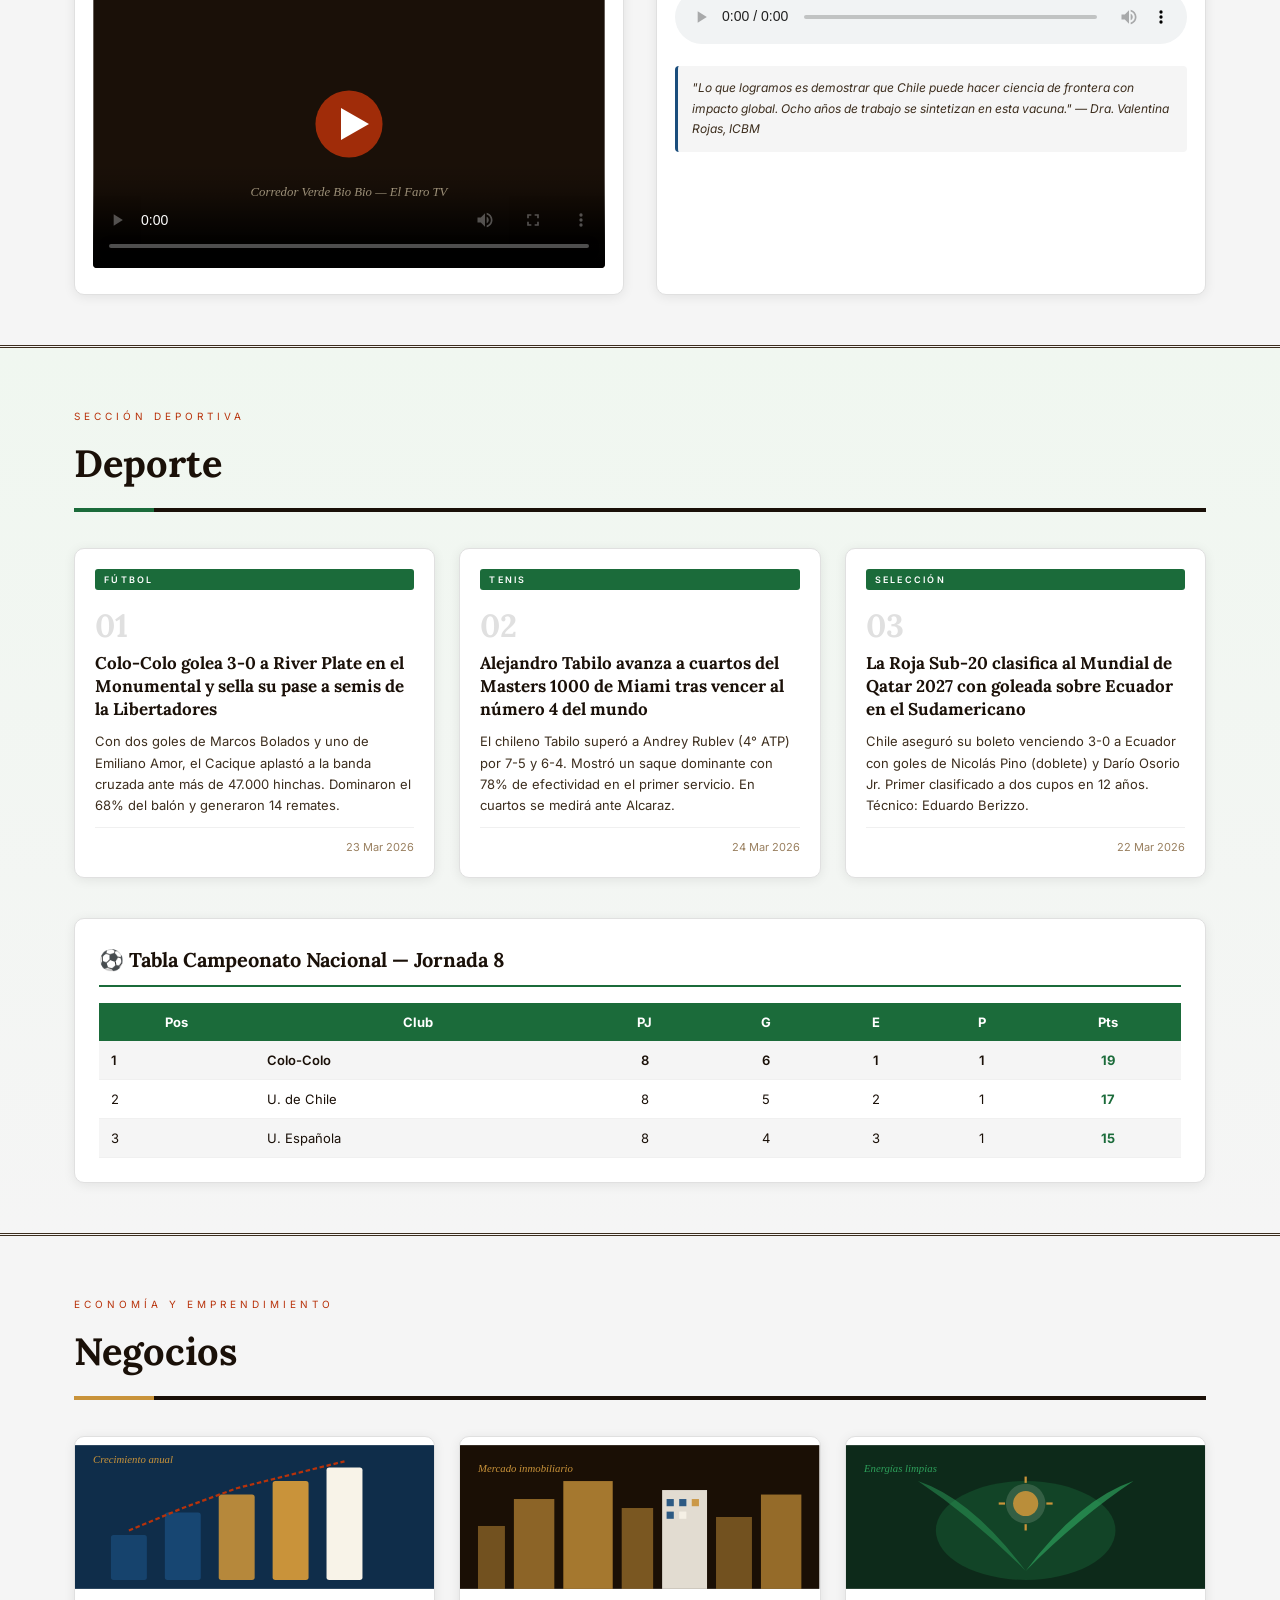
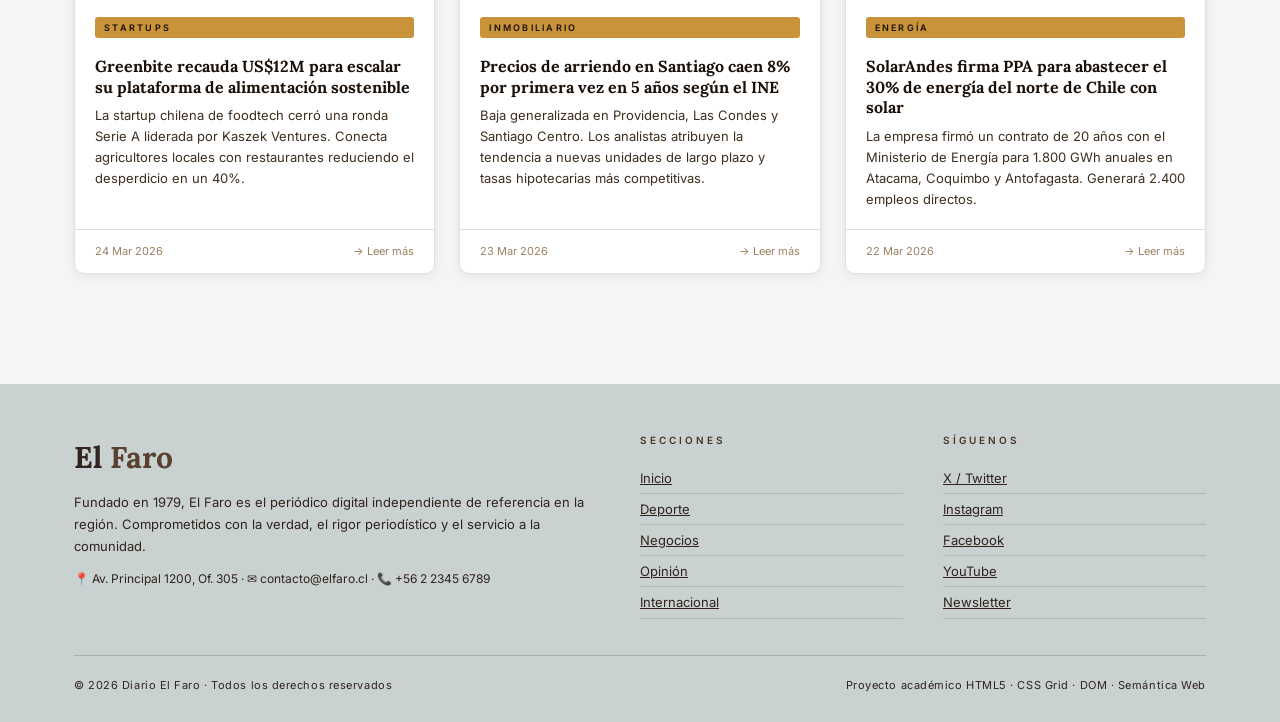
<file: APP_INTERNET/SEMANA03/semana_03.html>
<!DOCTYPE html>
<html lang="es">
<head>
  <meta charset="UTF-8" />
  <meta name="viewport" content="width=device-width, initial-scale=1.0" />
  <title>El Faro — Periódico Digital</title>

  <!--
  ═══════════════════════════════════════════════════════════
  REQ. 1 — TIPOGRAFÍA EXTERNA DESDE GOOGLE FONTS
  Se importan dos familias tipográficas:
    · Lora: serif editorial, usada en títulos y encabezados
    · Inter: sans-serif moderna, usada en cuerpo y UI
  Diferente del original (Playfair Display + Source Serif 4)
  ═══════════════════════════════════════════════════════════
  -->
  <link rel="preconnect" href="https://fonts.googleapis.com" />
  <link rel="preconnect" href="https://fonts.gstatic.com" crossorigin />
  <link href="https://fonts.googleapis.com/css2?family=Lora:ital,wght@0,400;0,600;0,700;1,400&family=Inter:wght@300;400;500;600&display=swap" rel="stylesheet" />

  <style>
    /* ═══════════════════════════════════════════════════════
       VARIABLES GLOBALES DEL SISTEMA DE DISEÑO
       Define colores, tipografías y medidas base.
       Centralizar aquí permite cambios globales con un solo
       punto de edición.
    ═══════════════════════════════════════════════════════ */
    :root {
      /* Paleta principal */
      --ink:         #1a1008;       /* negro tinta para texto principal */
      --ink-soft:    #3d2e1e;       /* tono suave para textos secundarios */
      --accent:      #b8320a;       /* rojo ladrillo — color de acento */
      --accent-2:    #1a4d7c;       /* azul marino — acento secundario */
      --gold:        #c9933a;       /* dorado — detalles decorativos */
      --white:       #ffffff;

      /* REQ. 2 — Fondo general del sitio */
      --bg-site:     #f5f5f5;       /* gris claro pedido en el enunciado */

      /* REQ. 5 — Colores del footer */
      --footer-bg:   #c9d2d0;       /* fondo del footer */
      --footer-text: #31231e;       /* color de letra del footer */

      /* Colores de sección */
      --green:       #1b6b3a;
      --rule:        #2b1f10;

      /* REQ. 1 — Nuevas familias tipográficas de Google Fonts */
      --ff-head:     'Lora', Georgia, serif;      /* para títulos */
      --ff-body:     'Inter', sans-serif;          /* para texto general */

      /* Espaciado y radio */
      --radius-card: 10px;
      --shadow-card: 0 2px 12px rgba(0,0,0,0.08);
    }

    /* ═══════════════════════════════════════════════════════
       RESET Y BASE
       Normaliza comportamientos entre navegadores.
    ═══════════════════════════════════════════════════════ */
    *, *::before, *::after {
      box-sizing: border-box;
      margin: 0;
      padding: 0;
    }

    html {
      scroll-behavior: smooth; /* desplazamiento suave al usar anclas */
    }

    /* REQ. 2 — Fondo #f5f5f5 aplicado al body */
    body {
      background-color: var(--bg-site);
      color: var(--ink);
      font-family: var(--ff-body); /* REQ. 1 — nueva tipografía Inter */
      font-size: 16px;
      line-height: 1.7;
    }

    /* ═══════════════════════════════════════════════════════
       REQ. 6 — ESTILOS DE VÍNCULOS GLOBALES
       · Sin hover: subrayado visible (text-decoration: underline)
       · Con hover: negrita + sin subrayado
    ═══════════════════════════════════════════════════════ */
    a {
      text-decoration: underline;    /* subrayado por defecto */
      transition: font-weight 0.15s, text-decoration 0.15s;
    }

    a:hover {
      font-weight: 600;              /* negrita al pasar el mouse */
      text-decoration: none;         /* quita subrayado en hover */
    }

    /* ═══════════════════════════════════════════════════════
       HEADER — PORTADA
       Contiene el logo SVG, el título del periódico y
       la barra de fecha/edición.
    ═══════════════════════════════════════════════════════ */
    header {
      background: var(--ink);
      color: #f8f3e8;
      border-bottom: 5px solid var(--accent);
    }

    /* Barra superior: fecha, dominio, edición */
    .header-top {
      display: flex;
      align-items: center;
      justify-content: space-between;
      padding: 8px 40px;
      font-family: var(--ff-body);
      font-size: 12px;
      letter-spacing: 0.08em;
      border-bottom: 1px solid #3a2c1a;
      color: #c8b89a;
    }

    .header-edition {
      padding: 3px 10px;
      border: 1px solid var(--gold);
      color: var(--gold);
      border-radius: 2px;
    }

    /* Bloque central del header: logo + título + eslogan */
    .header-main {
      display: flex;
      flex-direction: column;
      align-items: center;
      padding: 30px 40px 24px;
      gap: 10px;
    }

    .logo-wrapper {
      display: flex;
      align-items: center;
      gap: 22px;
    }

    /* Tamaño del logo SVG inline */
    .logo-svg {
      width: 80px;
      height: 80px;
      flex-shrink: 0;
    }

    /* Título principal "El Faro" — usa clamp() para ser responsivo */
    .header-title {
      font-family: var(--ff-head);
      font-size: clamp(48px, 8vw, 96px);
      font-weight: 700;
      letter-spacing: -2px;
      color: #f8f3e8;
      line-height: 1;
    }

    .header-title span {
      color: var(--gold); /* "Faro" en dorado */
    }

    .header-tagline {
      font-family: var(--ff-body);
      font-size: 11px;
      letter-spacing: 0.35em;
      text-transform: uppercase;
      color: #a89070;
      margin-top: 4px;
    }

    /* Línea decorativa ornamental */
    .ornament-rule {
      width: 100%;
      display: flex;
      align-items: center;
      gap: 12px;
      color: var(--gold);
      font-size: 18px;
    }
    .ornament-rule::before,
    .ornament-rule::after {
      content: '';
      flex: 1;
      height: 1px;
      background: linear-gradient(to right, transparent, var(--gold), transparent);
    }

    /* ═══════════════════════════════════════════════════════
       TICKER DE NOTICIAS
       Cinta animada de titulares de última hora.
       Animación pura con @keyframes CSS.
    ═══════════════════════════════════════════════════════ */
    .ticker {
      background: var(--accent);
      color: white;
      display: flex;
      align-items: center;
      overflow: hidden;
      height: 36px;
    }

    .ticker-label {
      background: #8a2206;
      padding: 0 16px;
      font-family: var(--ff-body);
      font-size: 10px;
      letter-spacing: 0.25em;
      text-transform: uppercase;
      height: 100%;
      display: flex;
      align-items: center;
      white-space: nowrap;
      font-weight: 600;
    }

    .ticker-track {
      flex: 1;
      overflow: hidden;
      padding: 0 20px;
    }

    .ticker-inner {
      display: inline-block;
      white-space: nowrap;
      animation: ticker-scroll 28s linear infinite;
      font-family: var(--ff-body);
      font-size: 12px;
      letter-spacing: 0.04em;
    }

    .ticker-inner span { margin-right: 60px; }
    .ticker-inner span::before { content: '◆ '; font-size: 8px; vertical-align: middle; }

    /* Animación del ticker: entra desde la derecha y sale por la izquierda */
    @keyframes ticker-scroll {
      0%   { transform: translateX(100%); }
      100% { transform: translateX(-100%); }
    }

    /* ═══════════════════════════════════════════════════════
       NAVEGACIÓN PRINCIPAL
       Sticky: se queda fijo al hacer scroll.
       El ítem activo se resalta con color de acento.
    ═══════════════════════════════════════════════════════ */
    nav {
      background: var(--rule);
      position: sticky;
      top: 0;
      z-index: 100;
      box-shadow: 0 3px 12px rgba(0,0,0,0.35);
    }

    nav ul {
      display: flex;
      list-style: none;
      justify-content: center;
    }

    /* REQ. 6 aplicado a los links del nav */
    nav ul li a {
      display: block;
      padding: 14px 32px;
      font-family: var(--ff-body);
      font-size: 12px;
      font-weight: 500;
      letter-spacing: 0.2em;
      text-transform: uppercase;
      color: #d4c5a9;
      text-decoration: underline; /* subrayado por defecto */
      border-right: 1px solid #3a2a18;
      transition: background 0.2s, color 0.2s, font-weight 0.1s;
    }

    nav ul li:first-child a { border-left: 1px solid #3a2a18; }

    nav ul li a:hover,
    nav ul li a.active {
      background: var(--accent);
      color: #ffffff;
      font-weight: 600;       /* negrita en hover */
      text-decoration: none;  /* sin subrayado en hover */
    }

    /* ═══════════════════════════════════════════════════════
       CONTENEDOR CENTRAL
       Limita el ancho máximo y centra el contenido.
    ═══════════════════════════════════════════════════════ */
    .container {
      max-width: 1180px;
      margin: 0 auto;
      padding: 0 24px;
    }

    /* Separador entre secciones */
    section {
      padding: 60px 0 50px;
    }

    section + section {
      border-top: 3px double var(--ink-soft);
    }

    /* ═══════════════════════════════════════════════════════
       ENCABEZADOS DE SECCIÓN
       Etiqueta pequeña en mayúsculas + título grande.
    ═══════════════════════════════════════════════════════ */
    .section-label {
      font-family: var(--ff-body);
      font-size: 10px;
      letter-spacing: 0.4em;
      text-transform: uppercase;
      color: var(--accent);
      margin-bottom: 6px;
    }

    .section-title {
      font-family: var(--ff-head);
      font-size: 38px;
      font-weight: 700;
      color: var(--ink);
      border-bottom: 4px solid var(--ink);
      padding-bottom: 12px;
      margin-bottom: 36px;
      position: relative;
    }

    /* Acento de color bajo el título de sección */
    .section-title::after {
      content: '';
      position: absolute;
      bottom: -4px;
      left: 0;
      width: 80px;
      height: 4px;
      background: var(--accent);
    }

    /* Variantes de color por sección */
    #deporte  .section-title::after { background: var(--green); }
    #negocios .section-title::after { background: var(--gold); }

    /* ═══════════════════════════════════════════════════════
       BADGES DE CATEGORÍA
       Etiquetas de color que identifican la categoría
       de cada noticia.
    ═══════════════════════════════════════════════════════ */
    .news-category {
      display: inline-block;
      font-family: var(--ff-body);
      font-size: 9px;
      letter-spacing: 0.25em;
      text-transform: uppercase;
      padding: 3px 9px;
      border-radius: 3px;
      font-weight: 600;
      margin-bottom: 10px;
    }

    .cat-general  { background: var(--accent-2); color: #fff; }
    .cat-deporte  { background: var(--green);    color: #fff; }
    .cat-negocios { background: var(--gold);     color: var(--ink); }

    /* ═══════════════════════════════════════════════════════
       HERO BANNER
       Noticia destacada con imagen placeholder al costado.
    ═══════════════════════════════════════════════════════ */
    .hero-banner {
      background: var(--ink);
      color: #f8f3e8;
      padding: 40px;
      margin-bottom: 40px;
      border-radius: var(--radius-card);

      /* Técnica avanzada CSS Grid: 2 columnas */
      display: grid;
      grid-template-columns: 1fr 1fr;
      gap: 40px;
      align-items: center;
    }

    .hero-banner-label {
      font-family: var(--ff-body);
      font-size: 10px;
      letter-spacing: 0.35em;
      text-transform: uppercase;
      color: var(--accent);
      margin-bottom: 12px;
    }

    .hero-banner h2 {
      font-family: var(--ff-head);
      font-size: 28px;
      font-weight: 700;
      line-height: 1.3;
      margin-bottom: 14px;
    }

    .hero-banner p {
      font-size: 14px;
      line-height: 1.7;
      color: #c8b89a;
    }

    /* Imagen placeholder del hero */
    .hero-img-placeholder {
      height: 220px;
      background: linear-gradient(135deg, #2d1f0e, #1a4d7c);
      border-radius: 6px;
      display: flex;
      align-items: center;
      justify-content: center;
      font-family: var(--ff-head);
      font-size: 56px;
      font-style: italic;
      color: rgba(255,255,255,0.12);
    }

    /* ═══════════════════════════════════════════════════════
       REQ. 3 — GRILLA DE ARTÍCULOS (TÉCNICA AVANZADA: CSS GRID)
       Los artículos se muestran como bloques en una cuadrícula.
       · Desktop: 3 columnas (repeat(3, 1fr))
       · Tablet: 2 columnas (media query ≤ 768px)
       · Móvil:  1 columna  (media query ≤ 480px) — REQ. 7
    ═══════════════════════════════════════════════════════ */
    .news-grid {
      display: grid;
      grid-template-columns: repeat(3, 1fr);  /* 3 bloques en desktop */
      gap: 24px;
      margin-bottom: 40px;
    }

    /* REQ. 2 — Artículo individual: fondo blanco */
    .news-card {
      background: var(--white);               /* fondo blanco para artículos */
      border-radius: var(--radius-card);
      border: 1px solid #e0e0e0;
      padding: 20px;
      display: flex;
      flex-direction: column;
      gap: 10px;
      box-shadow: var(--shadow-card);
      cursor: pointer;

      /* Transición suave para el efecto hover */
      transition: background 0.25s ease,
                  color      0.25s ease,
                  transform  0.2s  ease,
                  box-shadow 0.2s  ease;
    }

    /* REQ. 4 — Hover sobre bloque: fondo negro, letra blanca */
    .news-card:hover {
      background: #000000;   /* fondo negro */
      color: #ffffff;        /* texto blanco */
      transform: translateY(-4px);
      box-shadow: 0 8px 24px rgba(0,0,0,0.25);
    }

    /* Al hacer hover heredar color blanco en el texto interior */
    .news-card:hover .news-title-cell,
    .news-card:hover .news-text,
    .news-card:hover .card-date {
      color: #ffffff;
    }

    /* Los badges mantienen su color incluso en hover */
    .news-card:hover .news-category {
      opacity: 0.9;
    }

    /* Número de artículo */
    .card-num {
      font-family: var(--ff-head);
      font-size: 32px;
      font-weight: 700;
      color: #e0e0e0;
      line-height: 1;
    }

    .news-card:hover .card-num {
      color: rgba(255,255,255,0.3);
    }

    /* Título del artículo dentro de la card */
    .news-title-cell {
      font-family: var(--ff-head);
      font-size: 17px;
      font-weight: 700;
      line-height: 1.35;
      color: var(--ink);
      transition: color 0.25s;
    }

    /* Texto/cuerpo del artículo */
    .news-text {
      font-size: 13px;
      line-height: 1.65;
      color: var(--ink-soft);
      flex: 1;
      transition: color 0.25s;
    }

    /* Fecha de la noticia */
    .card-date {
      font-family: var(--ff-body);
      font-size: 11px;
      color: #9a8060;
      text-align: right;
      margin-top: auto;
      padding-top: 10px;
      border-top: 1px solid #f0f0f0;
      transition: color 0.25s, border-color 0.25s;
    }

    .news-card:hover .card-date {
      border-top-color: rgba(255,255,255,0.2);
    }

    /* ═══════════════════════════════════════════════════════
       MULTIMEDIA — VIDEO Y AUDIO
       Grilla de 2 columnas para las tarjetas de medios.
    ═══════════════════════════════════════════════════════ */
    .media-grid {
      display: grid;
      grid-template-columns: 1fr 1fr;
      gap: 32px;
      margin-top: 20px;
    }

    .media-card {
      background: var(--white);  /* REQ. 2 — fondo blanco */
      border: 1px solid #e0e0e0;
      border-radius: var(--radius-card);
      overflow: hidden;
      box-shadow: var(--shadow-card);
    }

    .media-card-header {
      background: var(--ink);
      color: #f8f3e8;
      padding: 12px 18px;
      display: flex;
      align-items: center;
      gap: 10px;
      font-family: var(--ff-body);
      font-size: 11px;
      letter-spacing: 0.2em;
      text-transform: uppercase;
    }

    .media-card-header .icon {
      width: 28px;
      height: 28px;
      background: var(--accent);
      border-radius: 50%;
      display: flex;
      align-items: center;
      justify-content: center;
      font-size: 12px;
    }

    .media-card-body { padding: 18px; }

    .media-card-body h3 {
      font-family: var(--ff-head);
      font-size: 16px;
      margin-bottom: 10px;
      color: var(--ink);
      line-height: 1.4;
    }

    .media-card-body p {
      font-size: 13px;
      color: var(--ink-soft);
      margin-bottom: 14px;
    }

    video, audio {
      width: 100%;
      border-radius: 4px;
      accent-color: var(--accent);
    }

    /* Cita destacada dentro de la tarjeta de audio */
    .quote-box {
      margin-top: 14px;
      padding: 12px 14px;
      background: #f5f5f5;
      border-radius: 4px;
      border-left: 3px solid var(--accent-2);
      font-size: 12px;
      color: var(--ink-soft);
      font-style: italic;
    }

    /* ═══════════════════════════════════════════════════════
       SECCIÓN DEPORTE — gradiente de fondo verde
    ═══════════════════════════════════════════════════════ */
    #deporte {
      background: linear-gradient(180deg, #f0f7f0 0%, var(--bg-site) 100%);
    }

    /* ═══════════════════════════════════════════════════════
       TABLA DE POSICIONES
       Usada dentro de la sección Deporte como elemento bonus.
    ═══════════════════════════════════════════════════════ */
    .standings {
      background: var(--white);
      border: 1px solid #e0e0e0;
      border-radius: var(--radius-card);
      padding: 24px;
      box-shadow: var(--shadow-card);
      margin-top: 32px;
    }

    .standings h3 {
      font-family: var(--ff-head);
      font-size: 20px;
      margin-bottom: 16px;
      color: var(--ink);
      border-bottom: 2px solid var(--green);
      padding-bottom: 8px;
    }

    .standings table {
      width: 100%;
      border-collapse: collapse;
      font-size: 13px;
      font-family: var(--ff-body);
    }

    .standings thead tr { background: var(--green); color: white; }
    .standings th, .standings td { padding: 8px 12px; }
    .standings td { border-bottom: 1px solid #f0f0f0; }
    .standings tbody tr:nth-child(odd) { background: #f5f5f5; }
    .pts { color: var(--green); font-weight: 700; text-align: center; }

    /* ═══════════════════════════════════════════════════════
       SECCIÓN NEGOCIOS — tarjetas biz-card
       Reutiliza la misma .news-grid para consistencia,
       pero las tarjetas tienen imagen SVG adicional.
    ═══════════════════════════════════════════════════════ */
    .biz-cards {
      display: grid;
      grid-template-columns: repeat(3, 1fr);  /* 3 columnas en desktop */
      gap: 24px;
    }

    /* REQ. 2 — Artículos con fondo blanco */
    .biz-card {
      background: var(--white);
      border-radius: var(--radius-card);
      overflow: hidden;
      box-shadow: var(--shadow-card);
      border: 1px solid #e0e0e0;
      display: flex;
      flex-direction: column;
      transition: background 0.25s, color 0.25s, transform 0.2s, box-shadow 0.2s;
      cursor: pointer;
    }

    /* REQ. 4 — Hover negro/blanco también en biz-cards */
    .biz-card:hover {
      background: #000000;
      color: #ffffff;
      transform: translateY(-4px);
      box-shadow: 0 8px 24px rgba(0,0,0,0.25);
    }

    .biz-card:hover .biz-card-body h3,
    .biz-card:hover .biz-card-body p {
      color: #ffffff;
    }

    .biz-card:hover .biz-card-footer {
      color: rgba(255,255,255,0.6);
      border-top-color: rgba(255,255,255,0.15);
    }

    .biz-card-img {
      height: 160px;
      overflow: hidden;
    }

    .biz-card-img svg { width: 100%; height: 100%; }

    .biz-card-body {
      padding: 20px;
      flex: 1;
      display: flex;
      flex-direction: column;
      gap: 8px;
    }

    .biz-card-body h3 {
      font-family: var(--ff-head);
      font-size: 16px;
      font-weight: 700;
      line-height: 1.3;
      color: var(--ink);
      transition: color 0.25s;
    }

    .biz-card-body p {
      font-size: 13px;
      color: var(--ink-soft);
      line-height: 1.6;
      flex: 1;
      transition: color 0.25s;
    }

    .biz-card-footer {
      padding: 12px 20px;
      border-top: 1px solid #e0e0e0;
      font-family: var(--ff-body);
      font-size: 11px;
      color: #9a8060;
      display: flex;
      justify-content: space-between;
      transition: color 0.25s, border-color 0.25s;
    }

    /* ═══════════════════════════════════════════════════════
       REQ. 5 — FOOTER
       Fondo: #c9d2d0 | Letra: #31231e
       Usa CSS Grid de 3 columnas (técnica avanzada de layout).
    ═══════════════════════════════════════════════════════ */
    footer {
      background: var(--footer-bg);    /* #c9d2d0 — pedido en enunciado */
      color: var(--footer-text);       /* #31231e — pedido en enunciado */
      padding: 48px 0 28px;
      margin-top: 60px;
    }

    /* Grid del footer: columna ancha de marca + 2 columnas de navegación */
    .footer-inner {
      display: grid;
      grid-template-columns: 2fr 1fr 1fr;  /* técnica avanzada: Grid asimétrico */
      gap: 40px;
      margin-bottom: 36px;
    }

    .footer-brand .brand-name {
      font-family: var(--ff-head);
      font-size: 30px;
      font-weight: 700;
      color: var(--footer-text);
      margin-bottom: 8px;
    }

    .footer-brand .brand-name span {
      color: #5a4030; /* "Faro" en tono más oscuro sobre el fondo gris-verde */
    }

    .footer-brand p {
      font-size: 13px;
      line-height: 1.7;
      color: var(--footer-text);
    }

    .footer-col h4 {
      font-family: var(--ff-body);
      font-size: 10px;
      letter-spacing: 0.3em;
      text-transform: uppercase;
      color: #4a3528; /* tono oscuro sobre el fondo del footer */
      margin-bottom: 14px;
      font-weight: 600;
    }

    .footer-col ul { list-style: none; }

    .footer-col ul li {
      font-size: 13px;
      padding: 4px 0;
      border-bottom: 1px solid rgba(49,35,30,0.15);
    }

    /* REQ. 6 aplicado a links del footer */
    .footer-col ul li a {
      color: var(--footer-text);
      text-decoration: underline;  /* subrayado por defecto */
    }

    .footer-col ul li a:hover {
      color: #000;
      font-weight: 600;             /* negrita en hover */
      text-decoration: none;        /* sin subrayado en hover */
    }

    /* Barra inferior del footer */
    .footer-bottom {
      border-top: 1px solid rgba(49,35,30,0.2);
      padding-top: 20px;
      display: flex;
      justify-content: space-between;
      font-family: var(--ff-body);
      font-size: 11px;
      color: var(--footer-text);
      letter-spacing: 0.05em;
    }

    /* ═══════════════════════════════════════════════════════
       RESPONSIVE — DISEÑO ADAPTABLE
       REQ. 7 — Vista de una sola columna en pantallas pequeñas.

       TÉCNICA AVANZADA: CSS Grid + media queries
       Los breakpoints cambian el número de columnas del grid
       de forma automática sin necesidad de JavaScript.
    ═══════════════════════════════════════════════════════ */

    /* Tablet: pantallas de hasta 900px — 2 columnas */
    @media (max-width: 900px) {

      /* La grilla de artículos pasa a 2 columnas */
      .news-grid,
      .biz-cards {
        grid-template-columns: repeat(2, 1fr);
      }

      /* El hero pasa a columna única */
      .hero-banner {
        grid-template-columns: 1fr;
      }

      .hero-img-placeholder {
        height: 140px;
      }

      /* Footer pasa a 2 columnas */
      .footer-inner {
        grid-template-columns: 1fr 1fr;
      }

      .footer-brand {
        grid-column: 1 / -1; /* ocupa todo el ancho en tablet */
      }

      /* Media grid pasa a 1 columna en tablet */
      .media-grid {
        grid-template-columns: 1fr;
        gap: 20px;
      }

      /* Título más pequeño */
      .header-title {
        font-size: clamp(36px, 10vw, 72px);
      }
    }

    /* Móvil: pantallas de hasta 600px — 1 columna */
    @media (max-width: 600px) {

      /* REQ. 7 — UNA SOLA COLUMNA en móvil */
      .news-grid,
      .biz-cards {
        grid-template-columns: 1fr;  /* una sola columna */
      }

      /* Footer también en columna única */
      .footer-inner {
        grid-template-columns: 1fr;
      }

      /* Barra de header simplificada */
      .header-top {
        flex-direction: column;
        gap: 4px;
        padding: 8px 16px;
        text-align: center;
      }

      /* Padding reducido en móvil */
      .header-main { padding: 20px 16px 16px; }
      .container   { padding: 0 16px; }
      section      { padding: 40px 0 30px; }

      /* Footer en una columna */
      .footer-bottom {
        flex-direction: column;
        gap: 8px;
        text-align: center;
      }

      /* Nav con texto más pequeño */
      nav ul li a {
        padding: 12px 16px;
        font-size: 10px;
        letter-spacing: 0.1em;
      }

      /* Título del periódico más pequeño */
      .header-title {
        font-size: clamp(32px, 12vw, 56px);
      }
    }

    /* ═══════════════════════════════════════════════════════
       DETALLES ADICIONALES DE UI
       Mejoras visuales menores para refinar la experiencia.
    ═══════════════════════════════════════════════════════ */

    /* Separador del footer inferior desde el header del nav */
    nav ul li a.active {
      font-weight: 600;
      text-decoration: none;
    }
  </style>
</head>
<body>

<!-- ══════════════════════════════════════════════
     PORTADA / HEADER
     Contiene: barra superior, logo SVG inline, título h1
══════════════════════════════════════════════ -->
<header>

  <!-- Barra de metadatos: fecha, dominio y número de edición -->
  <div class="header-top">
    <span>Martes, 24 de marzo de 2026</span>
    <span>elfaro.cl</span>
    <span class="header-edition">Edición N° 1.847</span>
  </div>

  <!-- Bloque principal del header: ornamento + logo + título + eslogan -->
  <div class="header-main container">

    <div class="ornament-rule">✦</div>

    <div class="logo-wrapper">

      <!-- Logo SVG creado completamente con código HTML5 (sin imágenes externas) -->
      <svg class="logo-svg" viewBox="0 0 80 80" xmlns="http://www.w3.org/2000/svg"
           role="img" aria-label="Logotipo de El Faro — ilustración de un faro iluminando el mar">
        <!-- Base del faro -->
        <rect x="30" y="58" width="20" height="18" fill="#c9933a"/>
        <rect x="26" y="56" width="28" height="4" rx="1" fill="#c9933a"/>
        <!-- Torre -->
        <polygon points="36,14 44,14 46,56 34,56" fill="#f8f3e8"/>
        <!-- Franjas rojas decorativas -->
        <polygon points="36,14 44,14 44.5,24 35.5,24" fill="#b8320a"/>
        <polygon points="35.2,34 44.8,34 45.3,44 34.7,44" fill="#b8320a"/>
        <!-- Cúpula -->
        <ellipse cx="40" cy="14" rx="7" ry="4" fill="#c9933a"/>
        <rect x="33" y="10" width="14" height="6" rx="2" fill="#c9933a"/>
        <!-- Luz del faro -->
        <ellipse cx="40" cy="11" rx="5" ry="3" fill="#fff3a0" opacity="0.9"/>
        <!-- Rayos de luz -->
        <line x1="40" y1="11" x2="18" y2="4"  stroke="#fff3a0" stroke-width="1.2" opacity="0.7"/>
        <line x1="40" y1="11" x2="62" y2="4"  stroke="#fff3a0" stroke-width="1.2" opacity="0.7"/>
        <line x1="40" y1="11" x2="10" y2="14" stroke="#fff3a0" stroke-width="0.8" opacity="0.5"/>
        <line x1="40" y1="11" x2="70" y2="14" stroke="#fff3a0" stroke-width="0.8" opacity="0.5"/>
        <!-- Olas del mar -->
        <path d="M4,74 Q14,70 24,74 Q34,78 44,74 Q54,70 64,74 Q74,78 80,74"
              fill="none" stroke="#1a4d7c" stroke-width="2.2"/>
        <path d="M0,78 Q10,74 20,78 Q30,82 40,78 Q50,74 60,78 Q70,82 80,78"
              fill="none" stroke="#1a4d7c" stroke-width="1.5" opacity="0.6"/>
      </svg>

      <!-- Título principal del periódico — etiqueta h1 semántica -->
      <h1 class="header-title">El <span>Faro</span></h1>

    </div>

    <!-- Eslogan del periódico -->
    <p class="header-tagline">Iluminando la verdad desde 1979 · Periódico Digital Independiente</p>

    <div class="ornament-rule">✦</div>
  </div>
</header>

<!-- Cinta de titulares animada (CSS @keyframes) -->
<div class="ticker" role="marquee" aria-label="Titulares de última hora">
  <div class="ticker-label">Última hora</div>
  <div class="ticker-track">
    <div class="ticker-inner">
      <span>Colo-Colo avanza a semifinales de Copa Libertadores tras dramático triunfo ante River Plate</span>
      <span>Banco Central mantiene tasa de interés en 4,5% en reunión de política monetaria</span>
      <span>La Roja Sub-20 clasifica al Mundial tras vencer 2-0 a Ecuador</span>
      <span>Startup chilena Greenbite levanta US$12 millones en ronda Serie A</span>
      <span>Municipio anuncia plan de renovación de infraestructura vial por $4.500 millones</span>
    </div>
  </div>
</div>

<!-- ══════════════════════════════════════════════
     NAVEGACIÓN PRINCIPAL
     sticky: permanece visible al hacer scroll.
     Menú: Inicio · Deporte · Negocios
══════════════════════════════════════════════ -->
<nav role="navigation" aria-label="Menú principal">
  <ul>
    <li><a href="#inicio" class="active">🏠 Inicio</a></li>
    <li><a href="#deporte">⚽ Deporte</a></li>
    <li><a href="#negocios">📈 Negocios</a></li>
  </ul>
</nav>


<!-- ══════════════════════════════════════════════
     SECCIÓN INICIO
     Muestra noticias generales: Nacional, Ciencia, Regional.
     Incluye un hero destacado, grilla de artículos y multimedia.
══════════════════════════════════════════════ -->
<section id="inicio">
  <div class="container">

    <p class="section-label">Hoy en El Faro</p>
    <h2 class="section-title">Noticias de Portada</h2>

    <!-- Hero: artículo principal destacado con imagen al costado -->
    <div class="hero-banner" role="article">
      <div>
        <p class="hero-banner-label">★ Noticia principal del día</p>
        <h2>Gobierno presenta ambicioso plan de infraestructura digital para regiones del sur</h2>
        <p>
          El Ministerio de Ciencia y Tecnología anunció una inversión de 320 mil millones de pesos
          para desplegar fibra óptica y conectividad 5G en las regiones de La Araucanía, Los Ríos
          y Los Lagos durante los próximos 36 meses, beneficiando a más de 800 mil habitantes.
        </p>
      </div>
      <!-- Imagen decorativa placeholder (se reemplaza por img real en producción) -->
      <div class="hero-img-placeholder" aria-hidden="true">☆</div>
    </div>

    <!--
      REQ. 3 — GRILLA DE ARTÍCULOS
      Los 3 artículos de inicio están como tarjetas en .news-grid.
      Desktop: 3 col | Tablet: 2 col | Móvil: 1 col (CSS Grid + media queries)
    -->
    <div class="news-grid" aria-label="Noticias de portada">

      <!-- Artículo 1 — Categoría: Nacional -->
      <article class="news-card">
        <span class="news-category cat-general">Nacional</span>
        <div class="card-num">01</div>
        <div class="news-title-cell">
          Senado aprueba histórica reforma al sistema de agua potable rural en segunda lectura
        </div>
        <div class="news-text">
          La Cámara Alta ratificó por 35 votos la modificación a la Ley de Agua Potable Rural que
          garantiza acceso universal en comunidades con menos de 3.000 habitantes. Beneficiará a
          más de 400 localidades con fondos concursables de $18.000 millones anuales.
        </div>
        <div class="card-date">24 Mar 2026</div>
      </article>

      <!-- Artículo 2 — Categoría: Ciencia y Tecnología -->
      <article class="news-card">
        <span class="news-category cat-general">Ciencia y Tecnología</span>
        <div class="card-num">02</div>
        <div class="news-title-cell">
          Investigadores de la U. de Chile desarrollan vacuna nasal contra cepa gripal resistente
        </div>
        <div class="news-text">
          Un equipo del ICBM presentó los resultados de la fase clínica II de una vacuna intranasal
          con eficacia del 91% frente a la cepa H5N2. La investigación fue financiada por ANID y
          publicada en <em>The Lancet Infectious Diseases</em>.
        </div>
        <div class="card-date">24 Mar 2026</div>
      </article>

      <!-- Artículo 3 — Categoría: Regional -->
      <article class="news-card">
        <span class="news-category cat-general">Regional</span>
        <div class="card-num">03</div>
        <div class="news-title-cell">
          Concepción inaugura el primer corredor verde interurbano del país en la ribera del Bío Bío
        </div>
        <div class="news-text">
          La municipalidad cortó la cinta del Corredor Verde Bío Bío, una ciclovía-parque de
          18 kilómetros evaluada en $9.200 millones, con paneles solares e iluminación LED.
          Fue reconocida por el MOP como modelo de movilidad sostenible.
        </div>
        <div class="card-date">2 Mar 2026</div>
      </article>

    </div><!-- /news-grid -->

    <!-- SECCIÓN MULTIMEDIA -->
    <p class="section-label">Multimedia</p>
    <h3 style="font-family:var(--ff-head);font-size:24px;margin-bottom:24px;color:var(--ink);">
      Video &amp; Audio del día
    </h3>

    <!-- Grilla de 2 columnas para video y audio -->
    <div class="media-grid">

      <!-- Tarjeta de VIDEO -->
      <div class="media-card">
        <div class="media-card-header">
          <div class="icon">▶</div>
          <span>Video — Reportaje</span>
        </div>
        <div class="media-card-body">
          <h3>Inauguración del Corredor Verde Bío Bío: recorrido completo</h3>
          <p>Nuestro equipo recorrió de extremo a extremo el nuevo corredor verde de Concepción
             el día de su inauguración.</p>
          <!--
            Elemento VIDEO HTML5.
            · controls: muestra controles nativos del navegador
            · preload="metadata": carga solo metadatos al inicio
            · poster: imagen miniatura mostrada antes de reproducir (SVG base64)
            · aria-label: accesibilidad para lectores de pantalla
          -->
          <video
            controls
            preload="metadata"
            poster="data:image/svg+xml,%3Csvg xmlns='http://www.w3.org/2000/svg' viewBox='0 0 640 360'%3E%3Crect width='640' height='360' fill='%231a1008'/%3E%3Ccircle cx='320' cy='180' r='42' fill='%23b8320a' opacity='.85'/%3E%3Cpolygon points='310,160 310,200 345,180' fill='white'/%3E%3Ctext x='320' y='270' text-anchor='middle' fill='%23c8b89a' font-family='serif' font-size='16' font-style='italic'%3ECorredor Verde Bio Bio — El Faro TV%3C/text%3E%3C/svg%3E"
            aria-label="Video: Inauguración del Corredor Verde Bío Bío"
            style="border-radius:4px;"
          >
            <!-- Fuente WebM — formato moderno compatible con Chrome/Firefox -->
            <source src="https://woolyss.com/f/vp9-vorbis-spring.webm" type="video/webm">
            <!-- Texto alternativo si el navegador no soporta el elemento video -->
            <p>Tu navegador no soporta el elemento de video.
               <a href="https://woolyss.com/f/vp9-vorbis-spring.webm">Descarga el video</a>.
            </p>
          </video>
        </div>
      </div>

      <!-- Tarjeta de AUDIO -->
      <div class="media-card">
        <div class="media-card-header">
          <div class="icon" style="background:var(--accent-2)">♪</div>
          <span>Audio — Entrevista</span>
        </div>
        <div class="media-card-body">
          <h3>Dra. Valentina Rojas habla sobre la vacuna nasal chilena</h3>
          <p>La investigadora principal conversa sobre los desafíos del proceso y los plazos para
             la fase III.</p>
          <!--
            Elemento AUDIO HTML5.
            · controls: muestra controles nativos
            · preload="metadata": eficiencia en carga inicial
            · aria-label: accesibilidad
          -->
          <audio
            controls
            preload="metadata"
            aria-label="Audio: Entrevista con la Dra. Valentina Rojas"
            style="width:100%; margin-top:10px;"
          >
            <!-- Fuente MP3 — formato de audio universal -->
            <source src="https://woolyss.com/f/audio-sample.mp3" type="audio/mpeg">
            <!-- Respaldo si el navegador no soporta audio -->
            <p>Tu navegador no soporta el elemento de audio.
               <a href="https://woolyss.com/f/audio-sample.mp3">Descarga el audio</a>.
            </p>
          </audio>

          <!-- Cita destacada de la entrevistada -->
          <div class="quote-box">
            "Lo que logramos es demostrar que Chile puede hacer ciencia de frontera con impacto
            global. Ocho años de trabajo se sintetizan en esta vacuna." — Dra. Valentina Rojas, ICBM
          </div>
        </div>
      </div>

    </div><!-- /media-grid -->

  </div>
</section>


<!-- ══════════════════════════════════════════════
     SECCIÓN DEPORTE
     3 noticias deportivas en grilla + tabla de posiciones.
══════════════════════════════════════════════ -->
<section id="deporte">
  <div class="container">

    <p class="section-label">Sección deportiva</p>
    <h2 class="section-title">Deporte</h2>

    <!--
      REQ. 3 — Artículos deportivos en grilla.
      Mismo sistema CSS Grid que la sección Inicio.
    -->
    <div class="news-grid" aria-label="Noticias deportivas">

      <!-- Artículo deportivo 1 — Fútbol -->
      <article class="news-card">
        <span class="news-category cat-deporte">Fútbol</span>
        <div class="card-num">01</div>
        <div class="news-title-cell">
          Colo-Colo golea 3-0 a River Plate en el Monumental y sella su pase a semis de la Libertadores
        </div>
        <div class="news-text">
          Con dos goles de Marcos Bolados y uno de Emiliano Amor, el Cacique aplastó a la banda
          cruzada ante más de 47.000 hinchas. Dominaron el 68% del balón y generaron 14 remates.
        </div>
        <div class="card-date">23 Mar 2026</div>
      </article>

      <!-- Artículo deportivo 2 — Tenis -->
      <article class="news-card">
        <span class="news-category cat-deporte">Tenis</span>
        <div class="card-num">02</div>
        <div class="news-title-cell">
          Alejandro Tabilo avanza a cuartos del Masters 1000 de Miami tras vencer al número 4 del mundo
        </div>
        <div class="news-text">
          El chileno Tabilo superó a Andrey Rublev (4° ATP) por 7-5 y 6-4. Mostró un saque dominante
          con 78% de efectividad en el primer servicio. En cuartos se medirá ante Alcaraz.
        </div>
        <div class="card-date">24 Mar 2026</div>
      </article>

      <!-- Artículo deportivo 3 — Selección -->
      <article class="news-card">
        <span class="news-category cat-deporte">Selección</span>
        <div class="card-num">03</div>
        <div class="news-title-cell">
          La Roja Sub-20 clasifica al Mundial de Qatar 2027 con goleada sobre Ecuador en el Sudamericano
        </div>
        <div class="news-text">
          Chile aseguró su boleto venciendo 3-0 a Ecuador con goles de Nicolás Pino (doblete) y
          Darío Osorio Jr. Primer clasificado a dos cupos en 12 años. Técnico: Eduardo Berizzo.
        </div>
        <div class="card-date">22 Mar 2026</div>
      </article>

    </div><!-- /news-grid -->

    <!-- Tabla de posiciones del Campeonato Nacional — elemento bonus informativo -->
    <div class="standings">
      <h3>⚽ Tabla Campeonato Nacional — Jornada 8</h3>
      <table>
        <thead>
          <tr>
            <th>Pos</th><th>Club</th>
            <th style="text-align:center">PJ</th>
            <th style="text-align:center">G</th>
            <th style="text-align:center">E</th>
            <th style="text-align:center">P</th>
            <th style="text-align:center">Pts</th>
          </tr>
        </thead>
        <tbody>
          <tr style="font-weight:600;">
            <td>1</td><td>Colo-Colo</td>
            <td style="text-align:center">8</td><td style="text-align:center">6</td>
            <td style="text-align:center">1</td><td style="text-align:center">1</td>
            <td class="pts">19</td>
          </tr>
          <tr>
            <td>2</td><td>U. de Chile</td>
            <td style="text-align:center">8</td><td style="text-align:center">5</td>
            <td style="text-align:center">2</td><td style="text-align:center">1</td>
            <td class="pts">17</td>
          </tr>
          <tr>
            <td>3</td><td>U. Española</td>
            <td style="text-align:center">8</td><td style="text-align:center">4</td>
            <td style="text-align:center">3</td><td style="text-align:center">1</td>
            <td class="pts">15</td>
          </tr>
        </tbody>
      </table>
    </div>

  </div>
</section>


<!-- ══════════════════════════════════════════════
     SECCIÓN NEGOCIOS
     3 tarjetas biz-card con SVG inline como imagen.
     Categorías: Startups, Inmobiliario, Energía.
══════════════════════════════════════════════ -->
<section id="negocios">
  <div class="container">

    <p class="section-label">Economía y emprendimiento</p>
    <h2 class="section-title">Negocios</h2>

    <!--
      REQ. 3 + REQ. 4 — Grilla de tarjetas de negocios.
      Diseño con imagen SVG inline + cuerpo de texto.
      Hover: fondo negro, texto blanco.
    -->
    <div class="biz-cards">

      <!-- Tarjeta Negocio 1 — Startups -->
      <article class="biz-card">
        <!-- Imagen SVG inline: gráfico de barras de crecimiento -->
        <div class="biz-card-img">
          <svg viewBox="0 0 400 160" xmlns="http://www.w3.org/2000/svg" aria-hidden="true">
            <rect width="400" height="160" fill="#0f2d4a"/>
            <!-- Barras del gráfico de crecimiento -->
            <rect x="40"  y="100" width="40" height="50" rx="3" fill="#1a4d7c" opacity=".7"/>
            <rect x="100" y="75"  width="40" height="75" rx="3" fill="#1a4d7c" opacity=".8"/>
            <rect x="160" y="55"  width="40" height="95" rx="3" fill="#c9933a" opacity=".9"/>
            <rect x="220" y="40"  width="40" height="110" rx="3" fill="#c9933a"/>
            <rect x="280" y="25"  width="40" height="125" rx="3" fill="#f8f3e8"/>
            <!-- Línea de tendencia ascendente -->
            <polyline points="60,95 120,70 180,48 240,33 300,18"
                      fill="none" stroke="#b8320a" stroke-width="2.5" stroke-dasharray="5,3"/>
            <text x="20" y="20" fill="#c9933a" font-size="12" font-family="serif" font-style="italic">
              Crecimiento anual
            </text>
          </svg>
        </div>
        <div class="biz-card-body">
          <span class="news-category cat-negocios">Startups</span>
          <h3>Greenbite recauda US$12M para escalar su plataforma de alimentación sostenible</h3>
          <p>La startup chilena de foodtech cerró una ronda Serie A liderada por Kaszek Ventures.
             Conecta agricultores locales con restaurantes reduciendo el desperdicio en un 40%.</p>
        </div>
        <div class="biz-card-footer">
          <span>24 Mar 2026</span>
          <span>→ Leer más</span>
        </div>
      </article>

      <!-- Tarjeta Negocio 2 — Inmobiliario -->
      <article class="biz-card">
        <!-- Imagen SVG inline: skyline de edificios -->
        <div class="biz-card-img">
          <svg viewBox="0 0 400 160" xmlns="http://www.w3.org/2000/svg" aria-hidden="true">
            <rect width="400" height="160" fill="#1a0f05"/>
            <!-- Silueta de edificios del skyline -->
            <rect x="20"  y="90"  width="30" height="70" fill="#c9933a" opacity=".5"/>
            <rect x="60"  y="60"  width="45" height="100" fill="#c9933a" opacity=".65"/>
            <rect x="115" y="40"  width="55" height="120" fill="#c9933a" opacity=".8"/>
            <rect x="180" y="70"  width="35" height="90"  fill="#c9933a" opacity=".55"/>
            <rect x="225" y="50"  width="50" height="110" fill="#f8f3e8" opacity=".9"/>
            <rect x="285" y="80"  width="40" height="80"  fill="#c9933a" opacity=".5"/>
            <rect x="335" y="55"  width="45" height="105" fill="#c9933a" opacity=".7"/>
            <!-- Ventanas iluminadas -->
            <rect x="230" y="60" width="8" height="8" fill="#1a4d7c" opacity=".9"/>
            <rect x="244" y="60" width="8" height="8" fill="#1a4d7c" opacity=".9"/>
            <rect x="258" y="60" width="8" height="8" fill="#c9933a" opacity=".9"/>
            <rect x="230" y="74" width="8" height="8" fill="#1a4d7c" opacity=".9"/>
            <rect x="244" y="74" width="8" height="8" fill="#f8f3e8" opacity=".9"/>
            <text x="20" y="30" fill="#c9933a" font-size="12" font-family="serif" font-style="italic">
              Mercado inmobiliario
            </text>
          </svg>
        </div>
        <div class="biz-card-body">
          <span class="news-category cat-negocios">Inmobiliario</span>
          <h3>Precios de arriendo en Santiago caen 8% por primera vez en 5 años según el INE</h3>
          <p>Baja generalizada en Providencia, Las Condes y Santiago Centro. Los analistas atribuyen
             la tendencia a nuevas unidades de largo plazo y tasas hipotecarias más competitivas.</p>
        </div>
        <div class="biz-card-footer">
          <span>23 Mar 2026</span>
          <span>→ Leer más</span>
        </div>
      </article>

      <!-- Tarjeta Negocio 3 — Energía -->
      <article class="biz-card">
        <!-- Imagen SVG inline: sol con hojas (energía renovable) -->
        <div class="biz-card-img">
          <svg viewBox="0 0 400 160" xmlns="http://www.w3.org/2000/svg" aria-hidden="true">
            <rect width="400" height="160" fill="#0d2a1a"/>
            <!-- Elipse de fondo tipo campo -->
            <ellipse cx="200" cy="95" rx="100" ry="55" fill="#1b6b3a" opacity=".4"/>
            <!-- Hojas estilizadas -->
            <path d="M200,140 Q260,80 320,40 Q260,60 200,140 Z" fill="#2d9e5a" opacity=".7"/>
            <path d="M200,140 Q140,80 80,40 Q140,60 200,140 Z" fill="#2d9e5a" opacity=".5"/>
            <!-- Círculo del sol -->
            <circle cx="200" cy="65" r="22" fill="#f8f3e8" opacity=".15"/>
            <circle cx="200" cy="65" r="14" fill="#c9933a" opacity=".9"/>
            <!-- Rayos del sol -->
            <line x1="200" y1="42" x2="200" y2="35" stroke="#c9933a" stroke-width="2.5"/>
            <line x1="200" y1="88" x2="200" y2="95" stroke="#c9933a" stroke-width="2.5"/>
            <line x1="177" y1="65" x2="170" y2="65" stroke="#c9933a" stroke-width="2.5"/>
            <line x1="223" y1="65" x2="230" y2="65" stroke="#c9933a" stroke-width="2.5"/>
            <text x="20" y="30" fill="#2d9e5a" font-size="12" font-family="serif" font-style="italic">
              Energías limpias
            </text>
          </svg>
        </div>
        <div class="biz-card-body">
          <span class="news-category cat-negocios">Energía</span>
          <h3>SolarAndes firma PPA para abastecer el 30% de energía del norte de Chile con solar</h3>
          <p>La empresa firmó un contrato de 20 años con el Ministerio de Energía para 1.800 GWh
             anuales en Atacama, Coquimbo y Antofagasta. Generará 2.400 empleos directos.</p>
        </div>
        <div class="biz-card-footer">
          <span>22 Mar 2026</span>
          <span>→ Leer más</span>
        </div>
      </article>

    </div><!-- /biz-cards -->

  </div>
</section>


<!-- ══════════════════════════════════════════════
     FOOTER
     REQ. 5: fondo #c9d2d0, letra #31231e.
     CSS Grid de 3 columnas: marca + secciones + redes.
══════════════════════════════════════════════ -->
<footer role="contentinfo">
  <div class="container">

    <!-- Grid del footer: 2fr + 1fr + 1fr -->
    <div class="footer-inner">

      <!-- Columna 1: identidad de marca -->
      <div class="footer-brand">
        <div class="brand-name">El <span>Faro</span></div>
        <p>Fundado en 1979, El Faro es el periódico digital independiente de referencia en la región.
           Comprometidos con la verdad, el rigor periodístico y el servicio a la comunidad.</p>
        <p style="margin-top:12px; font-size:12px;">
          📍 Av. Principal 1200, Of. 305 · ✉ contacto@elfaro.cl · 📞 +56 2 2345 6789
        </p>
      </div>

      <!-- Columna 2: enlaces de secciones -->
      <div class="footer-col">
        <h4>Secciones</h4>
        <ul>
          <li><a href="#inicio">Inicio</a></li>
          <li><a href="#deporte">Deporte</a></li>
          <li><a href="#negocios">Negocios</a></li>
          <li><a href="#">Opinión</a></li>
          <li><a href="#">Internacional</a></li>
        </ul>
      </div>

      <!-- Columna 3: redes sociales -->
      <div class="footer-col">
        <h4>Síguenos</h4>
        <ul>
          <li><a href="#">X / Twitter</a></li>
          <li><a href="#">Instagram</a></li>
          <li><a href="#">Facebook</a></li>
          <li><a href="#">YouTube</a></li>
          <li><a href="#">Newsletter</a></li>
        </ul>
      </div>

    </div><!-- /footer-inner -->

    <!-- Barra inferior del footer -->
    <div class="footer-bottom">
      <span>© 2026 Diario El Faro · Todos los derechos reservados</span>
      <span>Proyecto académico HTML5 · CSS Grid · DOM · Semántica Web</span>
    </div>

  </div>
</footer>


<!--
  ══════════════════════════════════════════════
  JAVASCRIPT — Manipulación del DOM
  Funciones:
    1. updateActiveLink(): resalta el ítem del menú
       según la sección visible al hacer scroll.
    2. Evento 'scroll': ejecuta updateActiveLink()
       en cada movimiento del scroll.
    3. Evento 'click' en links: activa scrollIntoView()
       para desplazamiento suave entre secciones.
  ══════════════════════════════════════════════
-->
<script>
  // Seleccionar todos los nodos section con id usando querySelectorAll
  const sections = document.querySelectorAll('section[id]');

  // Seleccionar todos los enlaces del menú de navegación
  const navLinks = document.querySelectorAll('nav ul li a');

  /**
   * updateActiveLink()
   * Recorre todas las secciones y compara su posición
   * con el scroll actual. La sección visible recibe la
   * clase CSS "active" en su link de navegación.
   */
  function updateActiveLink() {
    let current = '';

    // Iterar sobre las secciones del DOM
    sections.forEach(section => {
      // offsetTop: posición Y del elemento en la página
      // -80: compensar la altura del nav sticky
      const sectionTop = section.offsetTop - 80;

      if (window.scrollY >= sectionTop) {
        current = section.getAttribute('id');
      }
    });

    // Actualizar la clase "active" en los links del nav
    navLinks.forEach(link => {
      link.classList.remove('active');  // quitar de todos

      if (link.getAttribute('href') === '#' + current) {
        link.classList.add('active');   // añadir solo al activo
      }
    });
  }

  // Registrar el listener de scroll en la ventana
  window.addEventListener('scroll', updateActiveLink);

  // Ejecutar al cargar para marcar el estado inicial
  updateActiveLink();

  // Agregar navegación suave (smooth scroll) al hacer clic en los links del nav
  navLinks.forEach(link => {
    link.addEventListener('click', e => {
      e.preventDefault(); // cancelar el salto brusco nativo del <a href="">

      // Buscar el elemento destino por su id
      const target = document.querySelector(link.getAttribute('href'));

      if (target) {
        // Desplazamiento suave hasta la sección destino
        target.scrollIntoView({ behavior: 'smooth', block: 'start' });
      }
    });
  });
</script>

</body>
</html>
</file>
